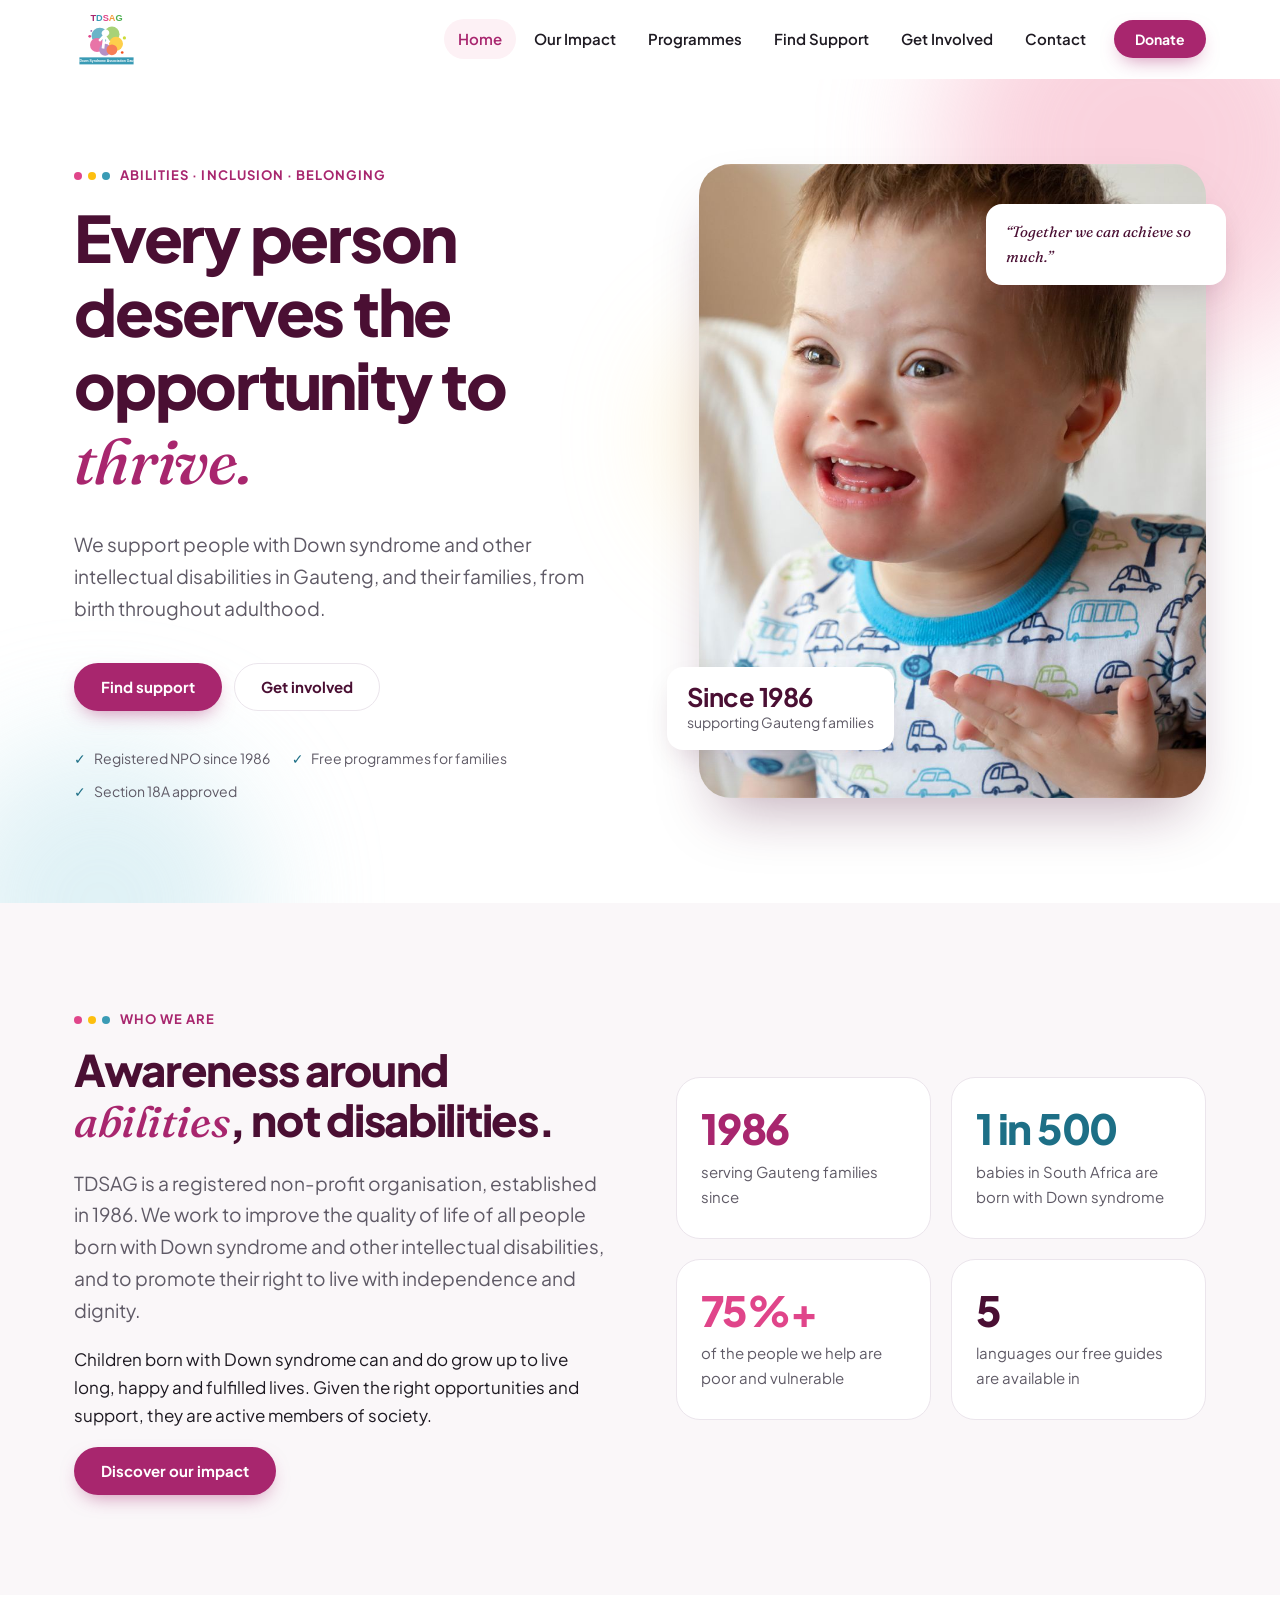
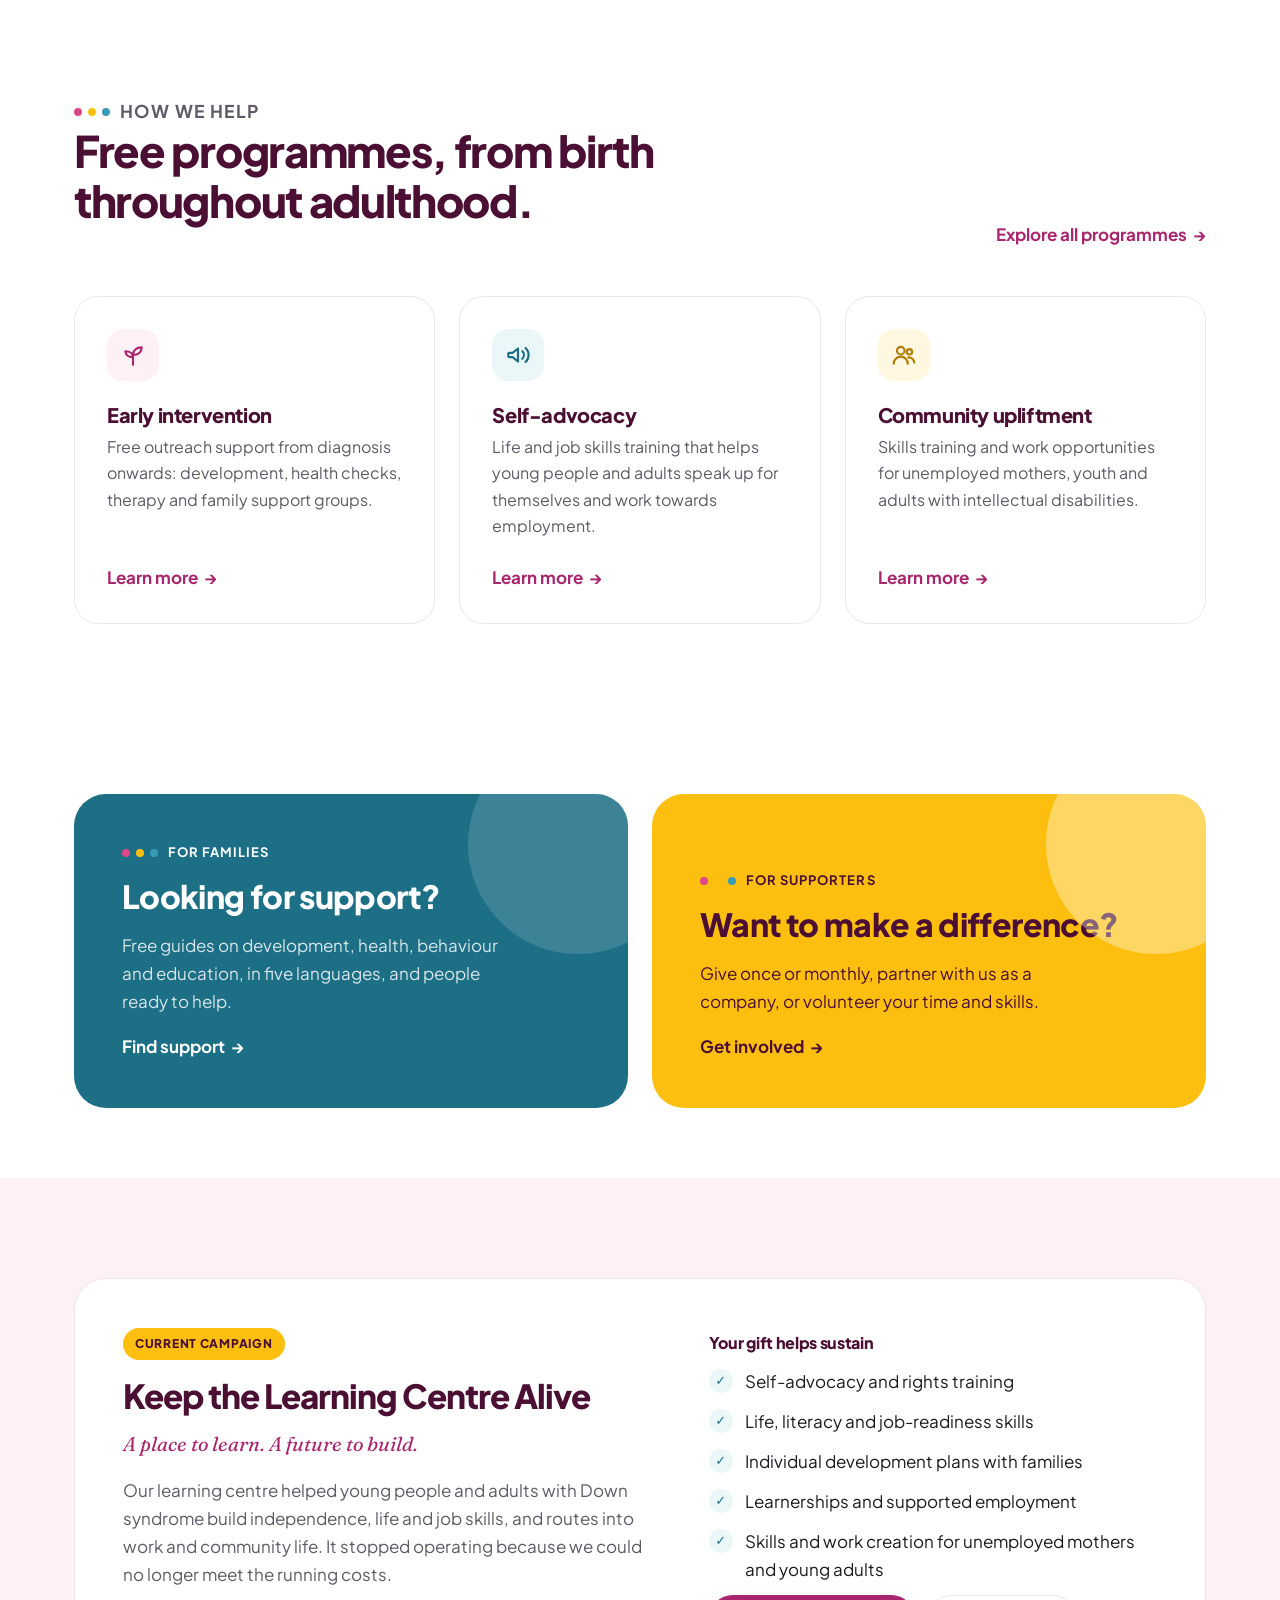
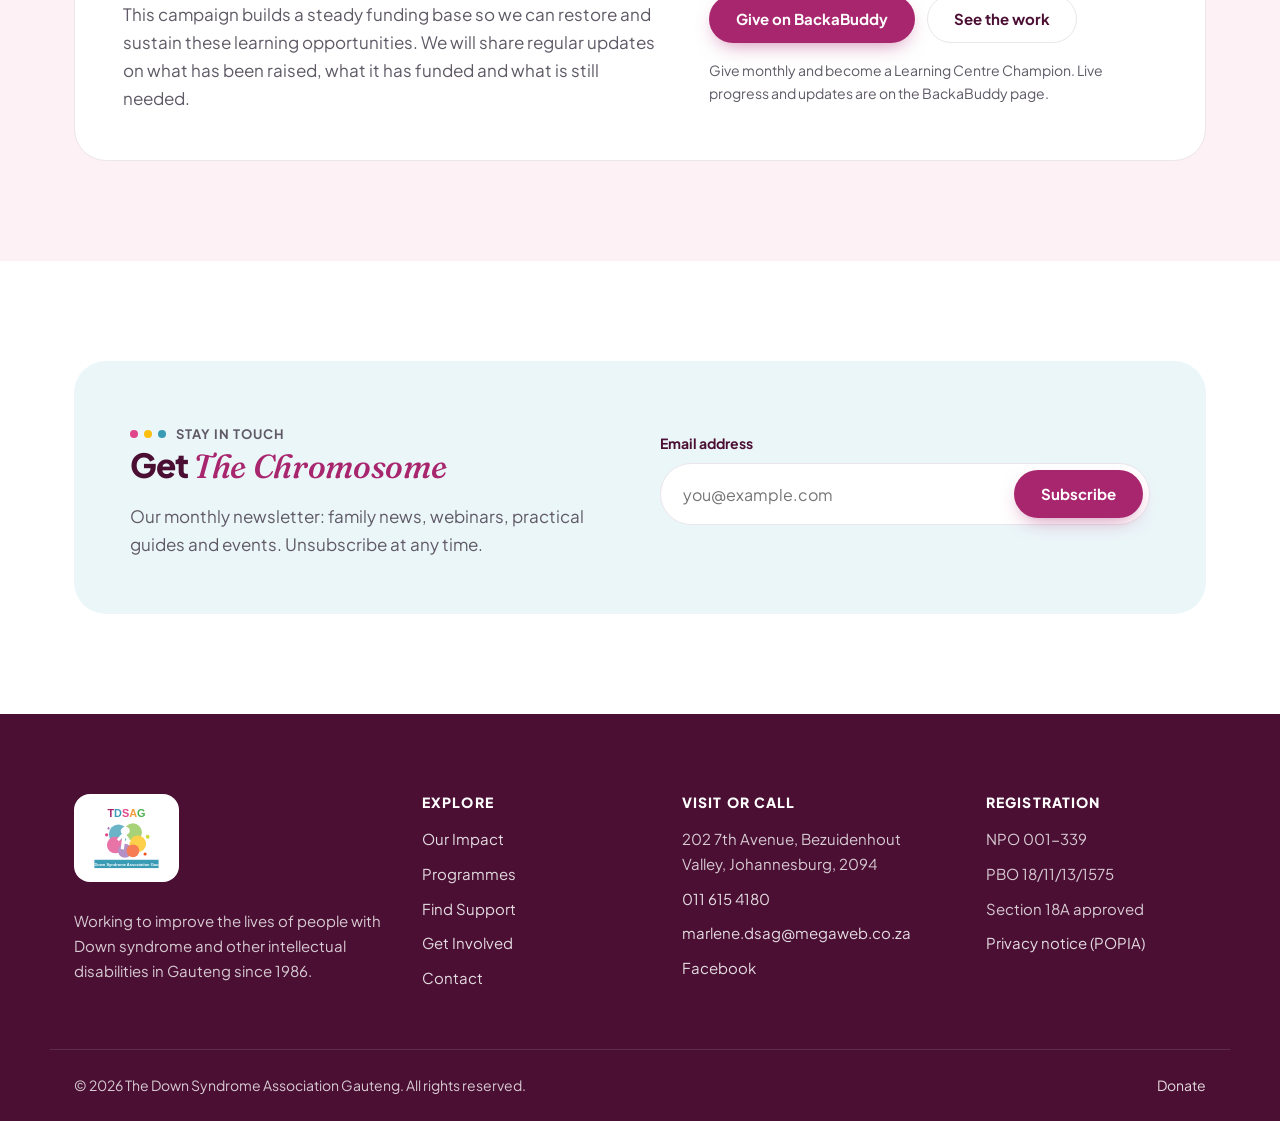
<file: index.html>
<!DOCTYPE html>
<html lang="en-ZA">
<head>
  <meta charset="UTF-8">
  <meta name="viewport" content="width=device-width, initial-scale=1">
  <title>The Down Syndrome Association Gauteng (TDSAG)</title>
  <meta name="description" content="TDSAG supports people with Down syndrome and other intellectual disabilities in Gauteng, and their families, from birth throughout adulthood.">
  <link rel="icon" href="assets/img/logo.svg" type="image/svg+xml">
  <link rel="preconnect" href="https://fonts.googleapis.com">
  <link rel="preconnect" href="https://fonts.gstatic.com" crossorigin>
  <link href="https://fonts.googleapis.com/css2?family=Fraunces:ital,opsz,wght@1,9..144,500&family=Plus+Jakarta+Sans:wght@400;500;600;700;800&display=swap" rel="stylesheet">
  <link rel="stylesheet" href="css/styles.css">
  <script>document.documentElement.classList.add("js");</script>
</head>
<body>
  <a class="skip-link" href="#main">Skip to content</a>

  <header class="site-header">
    <div class="container">
      <a class="logo" href="index.html"><img src="assets/img/logo.svg" alt="TDSAG – The Down Syndrome Association Gauteng, home"></a>
      <button class="nav-toggle" aria-expanded="false" aria-controls="site-nav" aria-label="Open menu">
        <svg viewBox="0 0 24 24" fill="none" stroke="currentColor" stroke-width="2.5" stroke-linecap="round"><path d="M4 7h16M4 12h16M4 17h16"/></svg>
      </button>
      <nav id="site-nav" class="nav" aria-label="Main">
        <a href="index.html" aria-current="page">Home</a>
        <a href="impact.html">Our Impact</a>
        <a href="programmes.html">Programmes</a>
        <a href="find-support.html">Find Support</a>
        <a href="get-involved.html">Get Involved</a>
        <a href="contact.html">Contact</a>
        <a class="btn btn-primary btn-sm" href="donate.html">Donate</a>
      </nav>
    </div>
  </header>

  <main id="main">
    <!-- Hero -->
    <section class="hero">
      <div class="blobs" aria-hidden="true"><span></span><span></span><span></span></div>
      <div class="container">
        <div>
          <p class="eyebrow">Abilities · Inclusion · Belonging</p>
          <h1>Every person deserves the opportunity to <em>thrive.</em></h1>
          <p class="lead">We support people with Down syndrome and other intellectual disabilities in Gauteng, and their families, from birth throughout adulthood.</p>
          <div class="hero-actions">
            <a class="btn btn-primary" href="find-support.html">Find support</a>
            <a class="btn btn-outline" href="get-involved.html">Get involved</a>
          </div>
          <div class="hero-trust">
            <span>Registered NPO since 1986</span>
            <span>Free programmes for families</span>
            <span>Section 18A approved</span>
          </div>
        </div>
        <div class="hero-visual">
          <img class="photo" src="assets/img/photos/boy-laughing.jpg" alt="A young boy with Down syndrome laughing">
          <div class="float-card float-card--a"><strong>Since 1986</strong>supporting Gauteng families</div>
          <div class="float-card float-card--b">“Together we can achieve so much.”</div>
        </div>
      </div>
    </section>

    <!-- About teaser -->
    <section class="section section--soft">
      <div class="container split reveal">
        <div>
          <p class="eyebrow">Who we are</p>
          <h2>Awareness around <em>abilities</em>, not disabilities.</h2>
          <p class="lead">TDSAG is a registered non-profit organisation, established in 1986. We work to improve the quality of life of all people born with Down syndrome and other intellectual disabilities, and to promote their right to live with independence and dignity.</p>
          <p>Children born with Down syndrome can and do grow up to live long, happy and fulfilled lives. Given the right opportunities and support, they are active members of society.</p>
          <a class="btn btn-primary" href="impact.html">Discover our impact</a>
        </div>
        <div class="stats stats--2">
          <div class="stat"><span class="stat-value">1986</span><p>serving Gauteng families since</p></div>
          <div class="stat"><span class="stat-value">1 in 500</span><p>babies in South Africa are born with Down syndrome</p></div>
          <div class="stat"><span class="stat-value">75%+</span><p>of the people we help are poor and vulnerable</p></div>
          <div class="stat"><span class="stat-value">5</span><p>languages our free guides are available in</p></div>
        </div>
      </div>
    </section>

    <!-- Programmes teaser -->
    <section class="section">
      <div class="container">
        <div class="section-head section-head--split reveal">
          <div>
            <p class="eyebrow">How we help</p>
            <h2>Free programmes, from birth throughout adulthood.</h2>
          </div>
          <a class="link-arrow" href="programmes.html">Explore all programmes</a>
        </div>
        <div class="grid-3 reveal">
          <article class="card card--hover">
            <div class="card-icon"><svg viewBox="0 0 24 24" fill="none" stroke="currentColor" stroke-width="2" stroke-linecap="round" stroke-linejoin="round" aria-hidden="true"><path d="M12 21v-9"/><path d="M12 12c0-4 3-7 8-7 0 4-3 7-8 7z"/><path d="M12 14c0-3-2.5-5.5-7-5.5 0 3 2.5 5.5 7 5.5z"/></svg></div>
            <h3>Early intervention</h3>
            <p>Free outreach support from diagnosis onwards: development, health checks, therapy and family support groups.</p>
            <a class="link-arrow" href="programmes.html#early-intervention">Learn more</a>
          </article>
          <article class="card card--hover">
            <div class="card-icon card-icon--teal"><svg viewBox="0 0 24 24" fill="none" stroke="currentColor" stroke-width="2" stroke-linecap="round" stroke-linejoin="round" aria-hidden="true"><path d="M3 11v2a1 1 0 0 0 1 1h3l5 4V6L7 10H4a1 1 0 0 0-1 1z"/><path d="M16 8.5a5 5 0 0 1 0 7"/><path d="M19 5.5a9 9 0 0 1 0 13"/></svg></div>
            <h3>Self-advocacy</h3>
            <p>Life and job skills training that helps young people and adults speak up for themselves and work towards employment.</p>
            <a class="link-arrow" href="programmes.html#self-advocacy">Learn more</a>
          </article>
          <article class="card card--hover">
            <div class="card-icon card-icon--yellow"><svg viewBox="0 0 24 24" fill="none" stroke="currentColor" stroke-width="2" stroke-linecap="round" stroke-linejoin="round" aria-hidden="true"><circle cx="9" cy="8" r="3.5"/><path d="M2.5 20a6.5 6.5 0 0 1 13 0"/><circle cx="17" cy="9" r="2.5"/><path d="M16 14.2a5 5 0 0 1 5.5 4.8"/></svg></div>
            <h3>Community upliftment</h3>
            <p>Skills training and work opportunities for unemployed mothers, youth and adults with intellectual disabilities.</p>
            <a class="link-arrow" href="programmes.html#community-upliftment">Learn more</a>
          </article>
        </div>
      </div>
    </section>

    <!-- Pathways -->
    <section class="section section--tight">
      <div class="container grid-2 reveal">
        <a class="pathway pathway--teal" href="find-support.html">
          <span class="pathway-circle" aria-hidden="true"></span>
          <p class="eyebrow" style="color:#fff">For families</p>
          <h3>Looking for support?</h3>
          <p>Free guides on development, health, behaviour and education, in five languages, and people ready to help.</p>
          <span class="link-arrow">Find support</span>
        </a>
        <a class="pathway pathway--yellow" href="get-involved.html">
          <span class="pathway-circle" aria-hidden="true"></span>
          <p class="eyebrow" style="color:var(--plum)">For supporters</p>
          <h3>Want to make a difference?</h3>
          <p>Give once or monthly, partner with us as a company, or volunteer your time and skills.</p>
          <span class="link-arrow">Get involved</span>
        </a>
      </div>
    </section>

    <!-- Current campaign: Keep the Learning Centre Alive (BackaBuddy) -->
    <section class="section section--pink" id="learning-centre">
      <div class="container">
        <div class="campaign-strip reveal">
          <div>
            <span class="badge">Current campaign</span>
            <h2>Keep the Learning Centre Alive</h2>
            <p class="campaign-tagline">A place to learn. A future to build.</p>
            <p>Our learning centre helped young people and adults with Down syndrome build independence, life and job skills, and routes into work and community life. It stopped operating because we could no longer meet the running costs.</p>
            <p>This campaign builds a steady funding base so we can restore and sustain these learning opportunities. We will share regular updates on what has been raised, what it has funded and what is still needed.</p>
          </div>
          <div>
            <h3 class="campaign-list-title">Your gift helps sustain</h3>
            <ul class="ticks">
              <li>Self-advocacy and rights training</li>
              <li>Life, literacy and job-readiness skills</li>
              <li>Individual development plans with families</li>
              <li>Learnerships and supported employment</li>
              <li>Skills and work creation for unemployed mothers and young adults</li>
            </ul>
            <div class="hero-actions">
              <!-- TODO: replace with the campaign's BackaBuddy page URL once it is set up -->
              <a class="btn btn-primary" href="https://www.backabuddy.co.za/" target="_blank" rel="noopener">Give on BackaBuddy</a>
              <a class="btn btn-outline" href="programmes.html#self-advocacy">See the work</a>
            </div>
            <p class="campaign-note">Give monthly and become a Learning Centre Champion. Live progress and updates are on the BackaBuddy page.</p>
          </div>
        </div>
      </div>
    </section>

    <!-- Newsletter -->
    <section class="section">
      <div class="container">
        <div class="newsletter-box reveal">
          <div>
            <p class="eyebrow">Stay in touch</p>
            <h2>Get <em>The Chromosome</em></h2>
            <p>Our monthly newsletter: family news, webinars, practical guides and events. Unsubscribe at any time.</p>
          </div>
          <form id="newsletter-form" class="newsletter-form" novalidate>
            <label for="nl-email">Email address</label>
            <div class="row">
              <input id="nl-email" type="email" name="email" placeholder="you@example.com" autocomplete="email" required>
              <button class="btn btn-primary" type="submit">Subscribe</button>
            </div>
            <p class="form-message" role="status"></p>
          </form>
        </div>
      </div>
    </section>
  </main>

  <footer class="site-footer">
    <div class="container footer-grid">
      <div>
        <a class="footer-logo" href="index.html"><img src="assets/img/logo.svg" alt="TDSAG home"></a>
        <p>Working to improve the lives of people with Down syndrome and other intellectual disabilities in Gauteng since 1986.</p>
      </div>
      <div>
        <h4>Explore</h4>
        <ul>
          <li><a href="impact.html">Our Impact</a></li>
          <li><a href="programmes.html">Programmes</a></li>
          <li><a href="find-support.html">Find Support</a></li>
          <li><a href="get-involved.html">Get Involved</a></li>
          <li><a href="contact.html">Contact</a></li>
        </ul>
      </div>
      <div>
        <h4>Visit or call</h4>
        <ul>
          <li>202 7th Avenue, Bezuidenhout Valley, Johannesburg, 2094</li>
          <li><a href="tel:+27116154180">011 615 4180</a></li>
          <li><a href="mailto:marlene.dsag@megaweb.co.za">marlene.dsag@megaweb.co.za</a></li>
          <li><a href="https://www.facebook.com/TDSAG.SA/" rel="noopener">Facebook</a></li>
        </ul>
      </div>
      <div>
        <h4>Registration</h4>
        <ul>
          <li>NPO 001-339</li>
          <li>PBO 18/11/13/1575</li>
          <li>Section 18A approved</li>
          <li><a href="#">Privacy notice (POPIA)</a></li>
        </ul>
      </div>
    </div>
    <div class="container footer-bottom">
      <span>© <span class="js-year">2026</span> The Down Syndrome Association Gauteng. All rights reserved.</span>
      <a href="donate.html">Donate</a>
    </div>
  </footer>

  <script src="js/main.js"></script>
</body>
</html>
</file>
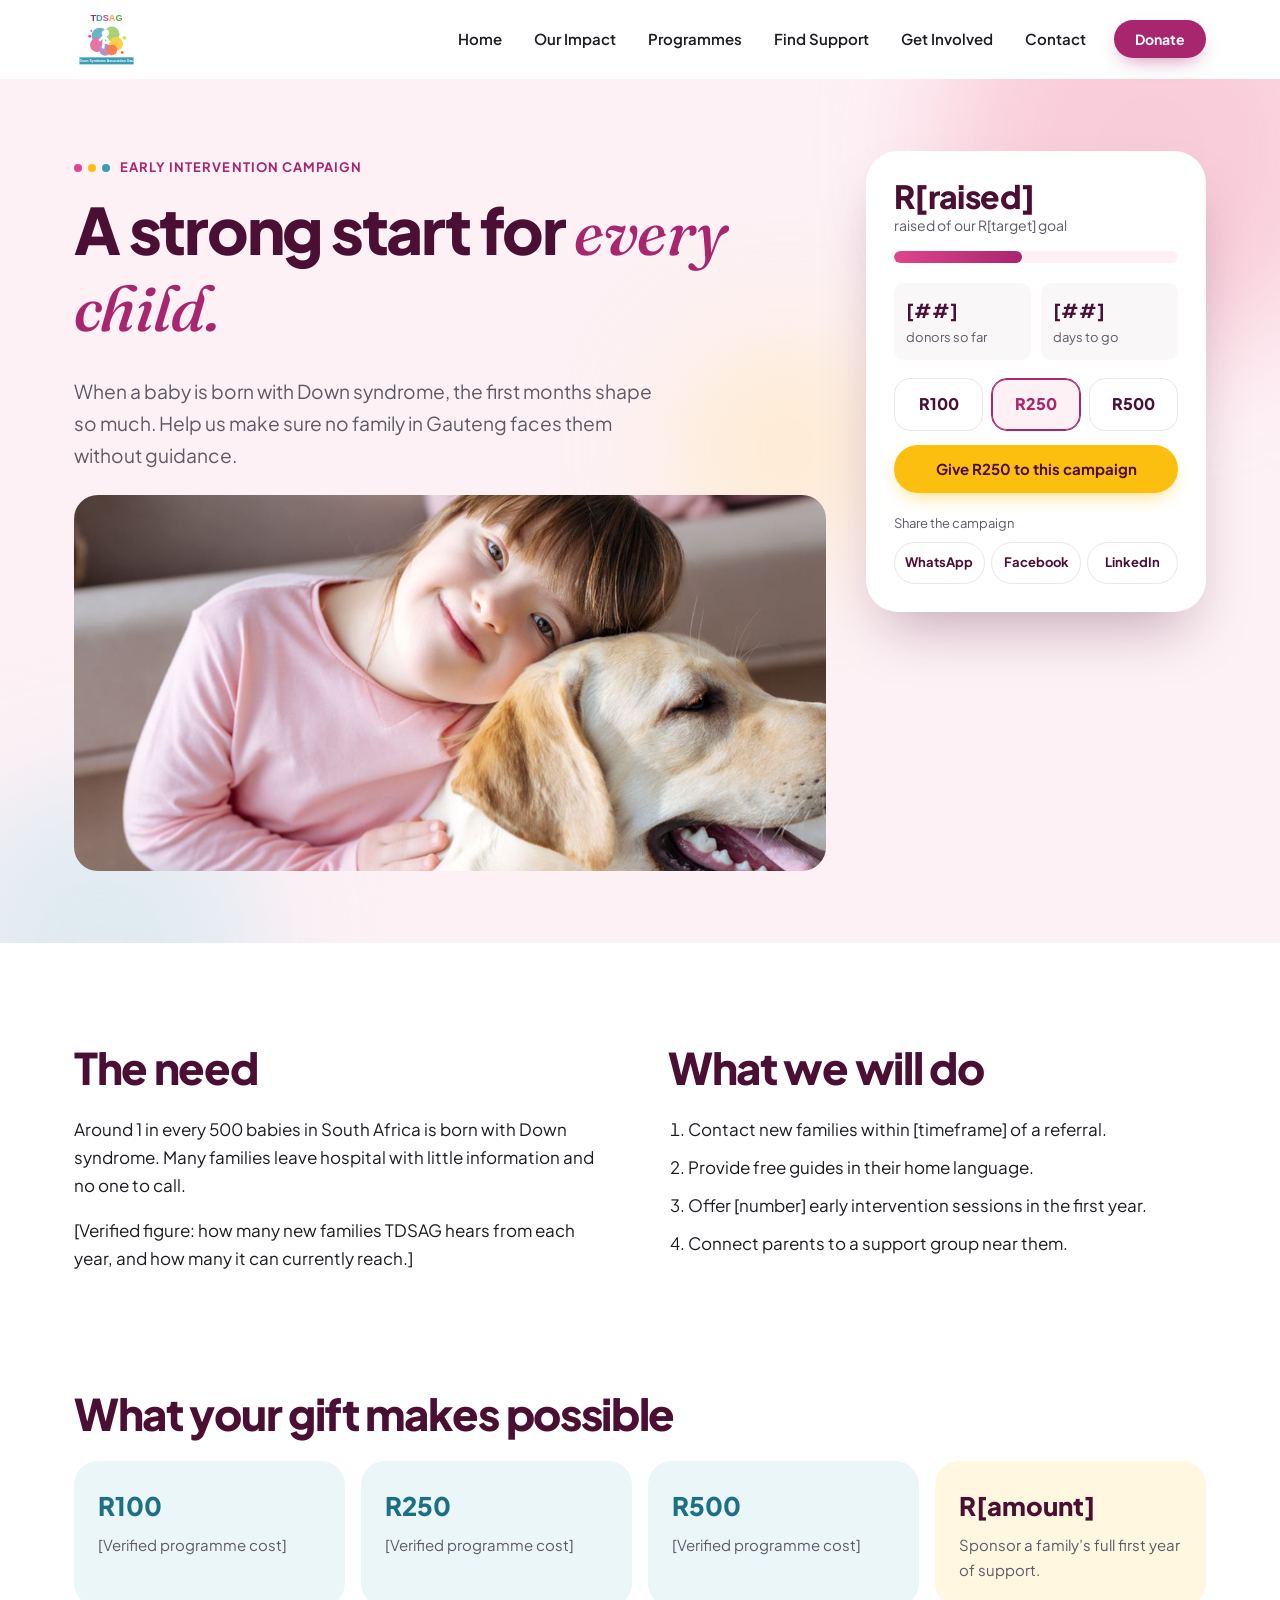
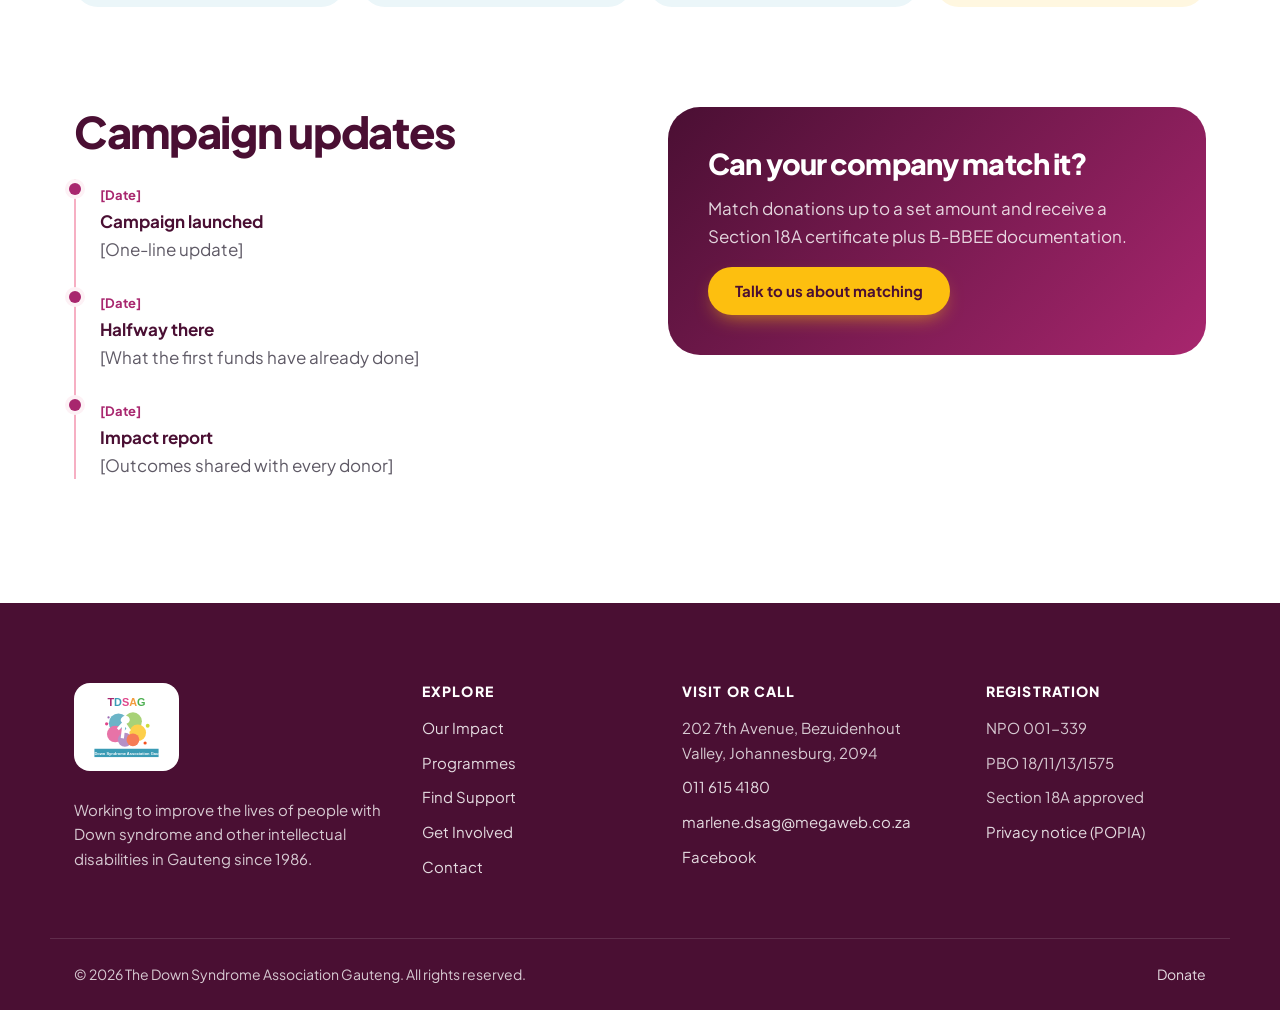
<file: campaign-early-intervention.html>
<!DOCTYPE html>
<html lang="en-ZA">
<head>
  <meta charset="UTF-8">
  <meta name="viewport" content="width=device-width, initial-scale=1">
  <title>A Strong Start for Every Child | TDSAG Early Intervention Campaign</title>
  <meta name="description" content="Help TDSAG make sure no family in Gauteng faces the first months after a Down syndrome diagnosis without guidance.">
  <link rel="icon" href="assets/img/logo.svg" type="image/svg+xml">
  <link rel="preconnect" href="https://fonts.googleapis.com">
  <link rel="preconnect" href="https://fonts.gstatic.com" crossorigin>
  <link href="https://fonts.googleapis.com/css2?family=Fraunces:ital,opsz,wght@1,9..144,500&family=Plus+Jakarta+Sans:wght@400;500;600;700;800&display=swap" rel="stylesheet">
  <link rel="stylesheet" href="css/styles.css">
  <script>document.documentElement.classList.add("js");</script>
</head>
<body class="campaign-page">
  <a class="skip-link" href="#main">Skip to content</a>

  <header class="site-header">
    <div class="container">
      <a class="logo" href="index.html"><img src="assets/img/logo.svg" alt="TDSAG – The Down Syndrome Association Gauteng, home"></a>
      <button class="nav-toggle" aria-expanded="false" aria-controls="site-nav" aria-label="Open menu">
        <svg viewBox="0 0 24 24" fill="none" stroke="currentColor" stroke-width="2.5" stroke-linecap="round"><path d="M4 7h16M4 12h16M4 17h16"/></svg>
      </button>
      <nav id="site-nav" class="nav" aria-label="Main">
        <a href="index.html">Home</a>
        <a href="impact.html">Our Impact</a>
        <a href="programmes.html">Programmes</a>
        <a href="find-support.html">Find Support</a>
        <a href="get-involved.html">Get Involved</a>
        <a href="contact.html">Contact</a>
        <a class="btn btn-primary btn-sm" href="donate.html">Donate</a>
      </nav>
    </div>
  </header>

  <main id="main">
    <section class="campaign-hero">
      <div class="blobs" aria-hidden="true"><span></span><span></span><span></span></div>
      <div class="container">
        <div>
          <p class="eyebrow">Early intervention campaign</p>
          <h1>A strong start for <em>every child.</em></h1>
          <p class="lead">When a baby is born with Down syndrome, the first months shape so much. Help us make sure no family in Gauteng faces them without guidance.</p>
          <img class="photo" src="assets/img/photos/girl-with-dog.jpg" alt="A girl with Down syndrome hugging a Labrador">
        </div>

        <aside class="campaign-box">
          <div class="raised">R[raised]</div>
          <p style="margin:0;font-size:14px;color:var(--muted)">raised of our R[target] goal</p>
          <div class="progress" role="progressbar" aria-label="Campaign progress" aria-valuemin="0" aria-valuemax="100" aria-valuenow="45">
            <div class="progress-bar" style="width:45%"></div>
          </div>
          <div class="mini-stats">
            <div><strong>[##]</strong>donors so far</div>
            <div><strong>[##]</strong>days to go</div>
          </div>
          <form id="campaign-give">
            <div class="amounts" role="radiogroup" aria-label="Donation amount">
              <label class="amount"><input type="radio" name="campaign-amount" value="100"><span>R100</span></label>
              <label class="amount"><input type="radio" name="campaign-amount" value="250" checked><span>R250</span></label>
              <label class="amount"><input type="radio" name="campaign-amount" value="500"><span>R500</span></label>
            </div>
          </form>
          <a id="campaign-give-btn" class="btn btn-yellow btn-block" href="donate.html?amount=250&amp;fund=early-intervention">Give R250 to this campaign</a>
          <div class="share">
            Share the campaign
            <div class="share-links">
              <a href="https://wa.me/?text=Help%20TDSAG%20give%20every%20child%20a%20strong%20start" target="_blank" rel="noopener">WhatsApp</a>
              <a href="https://www.facebook.com/sharer/sharer.php" target="_blank" rel="noopener">Facebook</a>
              <a href="https://www.linkedin.com/sharing/share-offsite/" target="_blank" rel="noopener">LinkedIn</a>
            </div>
          </div>
        </aside>
      </div>
    </section>

    <section class="section">
      <div class="container two-col reveal">
        <div>
          <h2>The need</h2>
          <p>Around 1 in every 500 babies in South Africa is born with Down syndrome. Many families leave hospital with little information and no one to call.</p>
          <p>[Verified figure: how many new families TDSAG hears from each year, and how many it can currently reach.]</p>
        </div>
        <div>
          <h2>What we will do</h2>
          <ol>
            <li>Contact new families within [timeframe] of a referral.</li>
            <li>Provide free guides in their home language.</li>
            <li>Offer [number] early intervention sessions in the first year.</li>
            <li>Connect parents to a support group near them.</li>
          </ol>
        </div>
      </div>
    </section>

    <section class="container reveal" style="padding-bottom:100px">
      <h2>What your gift makes possible</h2>
      <div class="gift-tiers">
        <div class="gift-tier"><strong>R100</strong>[Verified programme cost]</div>
        <div class="gift-tier"><strong>R250</strong>[Verified programme cost]</div>
        <div class="gift-tier"><strong>R500</strong>[Verified programme cost]</div>
        <div class="gift-tier gift-tier--feature"><strong>R[amount]</strong>Sponsor a family’s full first year of support.</div>
      </div>
    </section>

    <section class="container two-col reveal" style="padding-bottom:100px">
      <div>
        <h2>Campaign updates</h2>
        <div class="timeline">
          <ol>
            <li><time>[Date]</time><strong>Campaign launched</strong>[One-line update]</li>
            <li><time>[Date]</time><strong>Halfway there</strong>[What the first funds have already done]</li>
            <li><time>[Date]</time><strong>Impact report</strong>[Outcomes shared with every donor]</li>
          </ol>
        </div>
      </div>
      <div>
        <div class="match-card">
          <h2>Can your company match it?</h2>
          <p>Match donations up to a set amount and receive a Section 18A certificate plus B-BBEE documentation.</p>
          <a class="btn btn-yellow" href="mailto:marlene.dsag@megaweb.co.za?subject=Matching%20the%20Early%20Intervention%20campaign">Talk to us about matching</a>
        </div>
      </div>
    </section>
  </main>

  <footer class="site-footer">
    <div class="container footer-grid">
      <div>
        <a class="footer-logo" href="index.html"><img src="assets/img/logo.svg" alt="TDSAG home"></a>
        <p>Working to improve the lives of people with Down syndrome and other intellectual disabilities in Gauteng since 1986.</p>
      </div>
      <div>
        <h4>Explore</h4>
        <ul>
          <li><a href="impact.html">Our Impact</a></li>
          <li><a href="programmes.html">Programmes</a></li>
          <li><a href="find-support.html">Find Support</a></li>
          <li><a href="get-involved.html">Get Involved</a></li>
          <li><a href="contact.html">Contact</a></li>
        </ul>
      </div>
      <div>
        <h4>Visit or call</h4>
        <ul>
          <li>202 7th Avenue, Bezuidenhout Valley, Johannesburg, 2094</li>
          <li><a href="tel:+27116154180">011 615 4180</a></li>
          <li><a href="mailto:marlene.dsag@megaweb.co.za">marlene.dsag@megaweb.co.za</a></li>
          <li><a href="https://www.facebook.com/TDSAG.SA/" rel="noopener">Facebook</a></li>
        </ul>
      </div>
      <div>
        <h4>Registration</h4>
        <ul>
          <li>NPO 001-339</li>
          <li>PBO 18/11/13/1575</li>
          <li>Section 18A approved</li>
          <li><a href="#">Privacy notice (POPIA)</a></li>
        </ul>
      </div>
    </div>
    <div class="container footer-bottom">
      <span>© <span class="js-year">2026</span> The Down Syndrome Association Gauteng. All rights reserved.</span>
      <a href="donate.html">Donate</a>
    </div>
  </footer>

  <script src="js/main.js"></script>
</body>
</html>
</file>
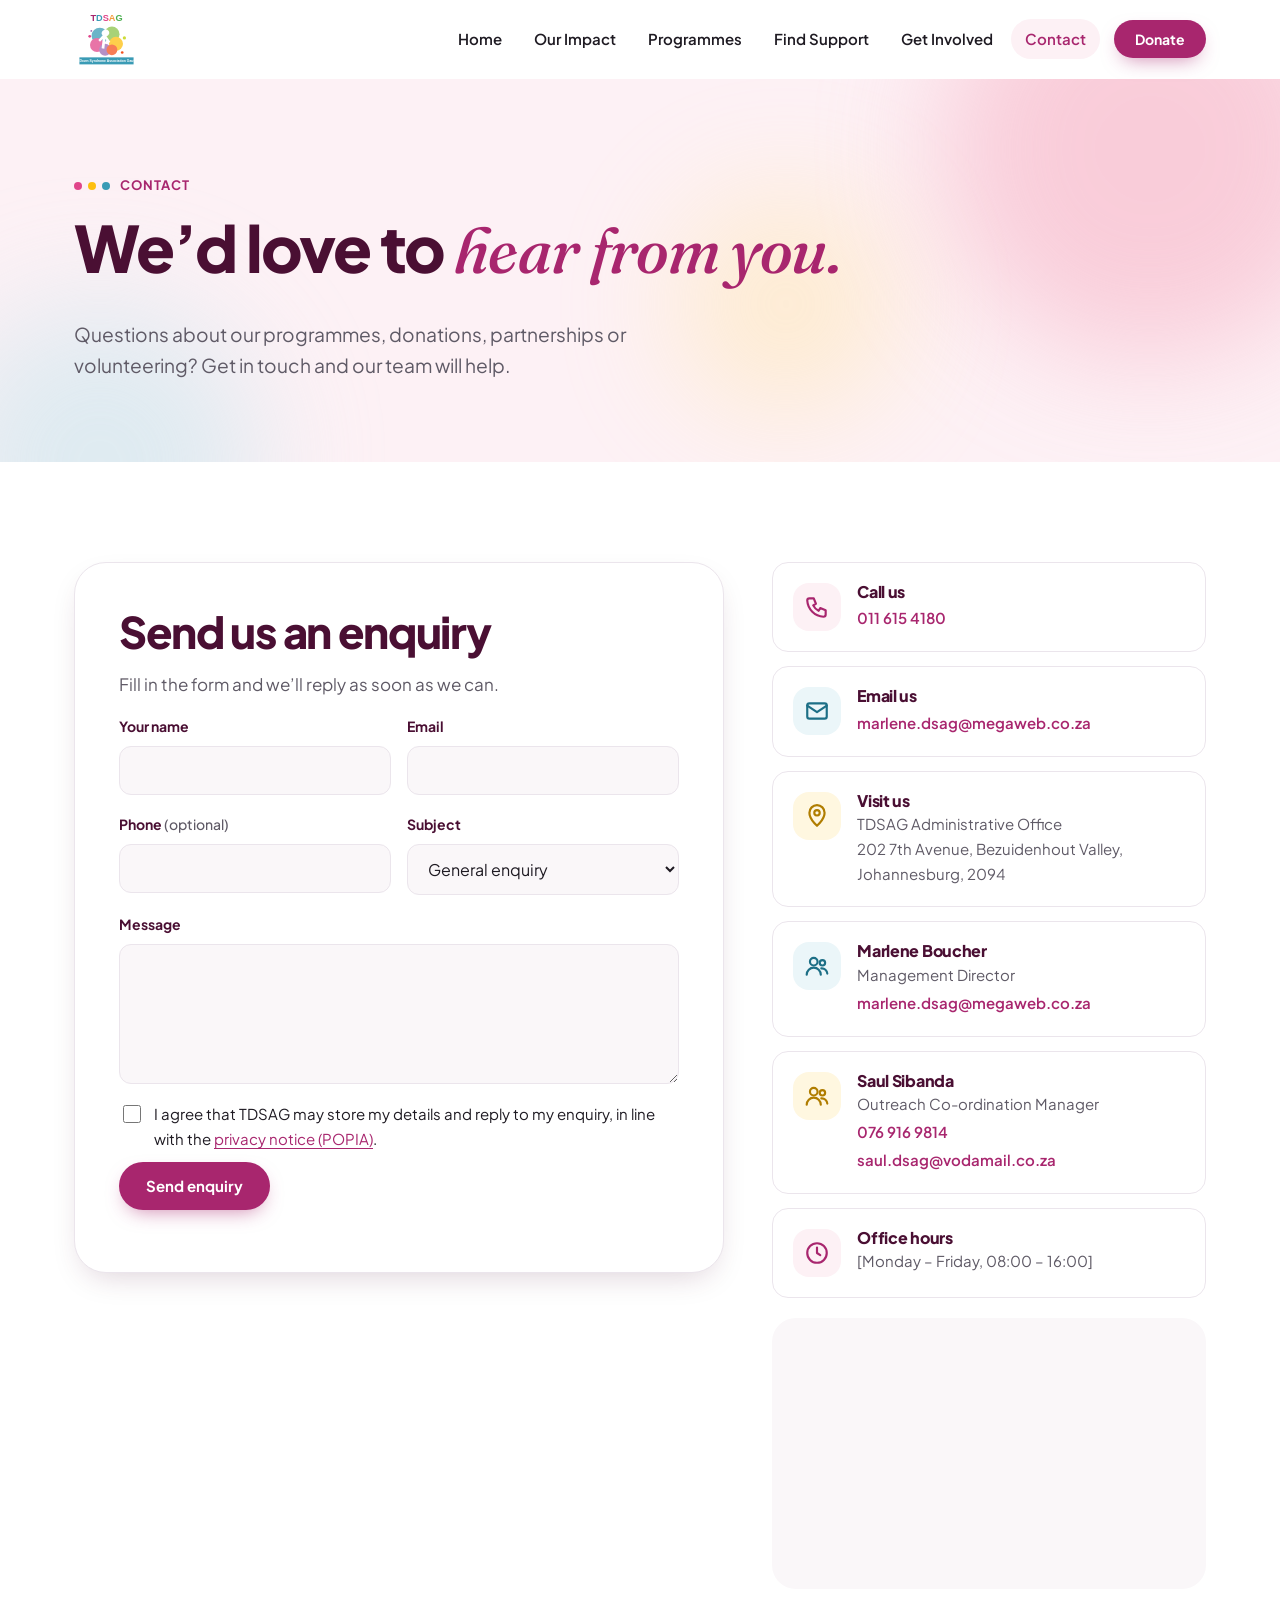
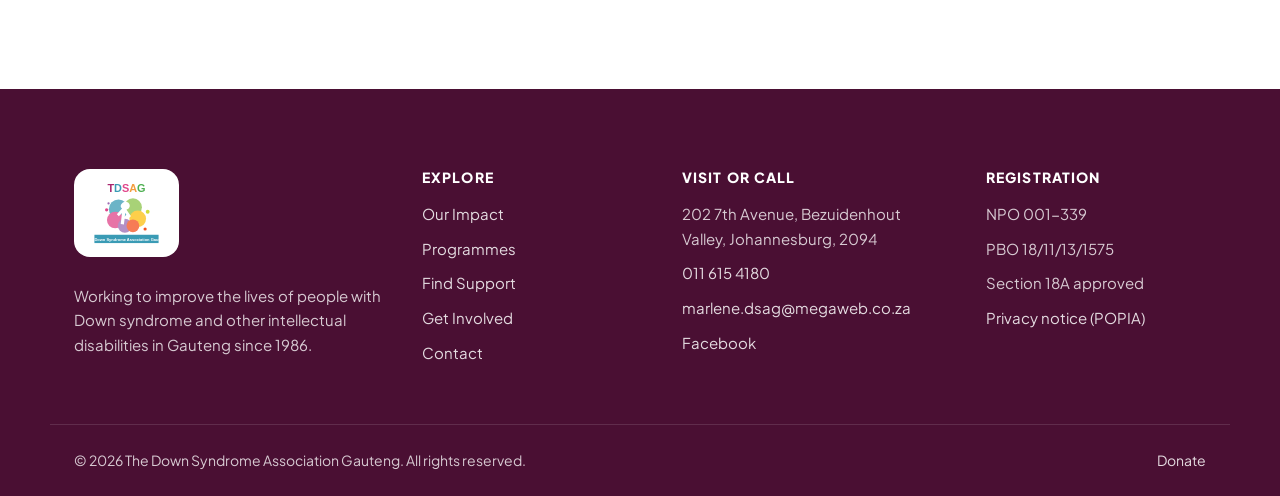
<file: contact.html>
<!DOCTYPE html>
<html lang="en-ZA">
<head>
  <meta charset="UTF-8">
  <meta name="viewport" content="width=device-width, initial-scale=1">
  <title>Contact | The Down Syndrome Association Gauteng</title>
  <meta name="description" content="Contact TDSAG in Bezuidenhout Valley, Johannesburg: call 011 615 4180, email us, or send an enquiry online.">
  <link rel="icon" href="assets/img/logo.svg" type="image/svg+xml">
  <link rel="preconnect" href="https://fonts.googleapis.com">
  <link rel="preconnect" href="https://fonts.gstatic.com" crossorigin>
  <link href="https://fonts.googleapis.com/css2?family=Fraunces:ital,opsz,wght@1,9..144,500&family=Plus+Jakarta+Sans:wght@400;500;600;700;800&display=swap" rel="stylesheet">
  <link rel="stylesheet" href="css/styles.css">
  <script>document.documentElement.classList.add("js");</script>
</head>
<body>
  <a class="skip-link" href="#main">Skip to content</a>

  <header class="site-header">
    <div class="container">
      <a class="logo" href="index.html"><img src="assets/img/logo.svg" alt="TDSAG – The Down Syndrome Association Gauteng, home"></a>
      <button class="nav-toggle" aria-expanded="false" aria-controls="site-nav" aria-label="Open menu">
        <svg viewBox="0 0 24 24" fill="none" stroke="currentColor" stroke-width="2.5" stroke-linecap="round"><path d="M4 7h16M4 12h16M4 17h16"/></svg>
      </button>
      <nav id="site-nav" class="nav" aria-label="Main">
        <a href="index.html">Home</a>
        <a href="impact.html">Our Impact</a>
        <a href="programmes.html">Programmes</a>
        <a href="find-support.html">Find Support</a>
        <a href="get-involved.html">Get Involved</a>
        <a href="contact.html" aria-current="page">Contact</a>
        <a class="btn btn-primary btn-sm" href="donate.html">Donate</a>
      </nav>
    </div>
  </header>

  <main id="main">
    <section class="page-hero">
      <div class="blobs" aria-hidden="true"><span></span><span></span><span></span></div>
      <div class="container">
        <p class="eyebrow">Contact</p>
        <h1>We’d love to <em>hear from you.</em></h1>
        <p class="lead">Questions about our programmes, donations, partnerships or volunteering? Get in touch and our team will help.</p>
      </div>
    </section>

    <section class="section">
      <div class="container form-layout">
        <form class="form-card js-enquiry-form reveal" novalidate
              data-success="Thank you for your enquiry. We'll get back to you soon.">
          <h2>Send us an enquiry</h2>
          <p>Fill in the form and we’ll reply as soon as we can.</p>
          <div class="field-grid">
            <div class="field"><label for="c-name">Your name</label><input id="c-name" name="name" autocomplete="name" required></div>
            <div class="field"><label for="c-email">Email</label><input id="c-email" name="email" type="email" autocomplete="email" required></div>
            <div class="field"><label for="c-phone">Phone <span class="optional">(optional)</span></label><input id="c-phone" name="phone" type="tel" autocomplete="tel"></div>
            <div class="field">
              <label for="c-subject">Subject</label>
              <select id="c-subject" name="subject" data-param="subject" required>
                <option value="general">General enquiry</option>
                <option value="programmes">Programmes and support</option>
                <option value="donations">Donations and tax certificates</option>
                <option value="partnership">Partnerships and CSI</option>
                <option value="volunteering">Volunteering</option>
                <option value="events">Events</option>
                <option value="media">Media</option>
              </select>
            </div>
          </div>
          <div class="field">
            <label for="c-message">Message</label>
            <textarea id="c-message" name="message" required></textarea>
          </div>
          <label class="check"><input type="checkbox" name="consent" required> <span>I agree that TDSAG may store my details and reply to my enquiry, in line with the <a href="#">privacy notice (POPIA)</a>.</span></label>
          <button class="btn btn-primary" type="submit">Send enquiry</button>
          <p class="form-message" role="status"></p>
        </form>

        <aside class="form-aside reveal">
          <ul class="contact-list">
            <li class="contact-item">
              <div class="card-icon"><svg viewBox="0 0 24 24" fill="none" stroke="currentColor" stroke-width="2" stroke-linecap="round" stroke-linejoin="round" aria-hidden="true"><path d="M5 4h4l2 5-2.5 1.5a11 11 0 0 0 5 5L15 13l5 2v4a2 2 0 0 1-2 2A16 16 0 0 1 3 6a2 2 0 0 1 2-2z"/></svg></div>
              <div><h3>Call us</h3><a href="tel:+27116154180">011 615 4180</a></div>
            </li>
            <li class="contact-item">
              <div class="card-icon card-icon--teal"><svg viewBox="0 0 24 24" fill="none" stroke="currentColor" stroke-width="2" stroke-linecap="round" stroke-linejoin="round" aria-hidden="true"><rect x="3" y="5" width="18" height="14" rx="2"/><path d="m3 7 9 6 9-6"/></svg></div>
              <div><h3>Email us</h3><a href="mailto:marlene.dsag@megaweb.co.za">marlene.dsag@megaweb.co.za</a></div>
            </li>
            <li class="contact-item">
              <div class="card-icon card-icon--yellow"><svg viewBox="0 0 24 24" fill="none" stroke="currentColor" stroke-width="2" stroke-linecap="round" stroke-linejoin="round" aria-hidden="true"><path d="M12 21s-7-6.5-7-12a7 7 0 0 1 14 0c0 5.5-7 12-7 12z"/><circle cx="12" cy="9" r="2.5"/></svg></div>
              <div><h3>Visit us</h3><p>TDSAG Administrative Office<br>202 7th Avenue, Bezuidenhout Valley, Johannesburg, 2094</p></div>
            </li>
            <li class="contact-item">
              <div class="card-icon card-icon--teal"><svg viewBox="0 0 24 24" fill="none" stroke="currentColor" stroke-width="2" stroke-linecap="round" stroke-linejoin="round" aria-hidden="true"><circle cx="9" cy="8" r="3.5"/><path d="M2.5 20a6.5 6.5 0 0 1 13 0"/><circle cx="17" cy="9" r="2.5"/><path d="M16 14.2a5 5 0 0 1 5.5 4.8"/></svg></div>
              <div>
                <h3>Marlene Boucher</h3>
                <p>Management Director</p>
                <a href="mailto:marlene.dsag@megaweb.co.za">marlene.dsag@megaweb.co.za</a>
              </div>
            </li>
            <li class="contact-item">
              <div class="card-icon card-icon--yellow"><svg viewBox="0 0 24 24" fill="none" stroke="currentColor" stroke-width="2" stroke-linecap="round" stroke-linejoin="round" aria-hidden="true"><circle cx="9" cy="8" r="3.5"/><path d="M2.5 20a6.5 6.5 0 0 1 13 0"/><circle cx="17" cy="9" r="2.5"/><path d="M16 14.2a5 5 0 0 1 5.5 4.8"/></svg></div>
              <div>
                <h3>Saul Sibanda</h3>
                <p>Outreach Co-ordination Manager</p>
                <a href="tel:+27769169814">076 916 9814</a><br>
                <a href="mailto:saul.dsag@vodamail.co.za">saul.dsag@vodamail.co.za</a>
              </div>
            </li>
            <li class="contact-item">
              <div class="card-icon"><svg viewBox="0 0 24 24" fill="none" stroke="currentColor" stroke-width="2" stroke-linecap="round" stroke-linejoin="round" aria-hidden="true"><circle cx="12" cy="12" r="9"/><path d="M12 7v5l3 2"/></svg></div>
              <div><h3>Office hours</h3><p>[Monday – Friday, 08:00 – 16:00]</p></div>
            </li>
          </ul>
          <iframe class="map" title="Map showing TDSAG at 202 7th Avenue, Bezuidenhout Valley"
                  src="https://www.google.com/maps?q=202+7th+Avenue,+Bezuidenhout+Valley,+Johannesburg,+2094&amp;output=embed"
                  loading="lazy" referrerpolicy="no-referrer-when-downgrade"></iframe>
        </aside>
      </div>
    </section>
  </main>

  <footer class="site-footer">
    <div class="container footer-grid">
      <div>
        <a class="footer-logo" href="index.html"><img src="assets/img/logo.svg" alt="TDSAG home"></a>
        <p>Working to improve the lives of people with Down syndrome and other intellectual disabilities in Gauteng since 1986.</p>
      </div>
      <div>
        <h4>Explore</h4>
        <ul>
          <li><a href="impact.html">Our Impact</a></li>
          <li><a href="programmes.html">Programmes</a></li>
          <li><a href="find-support.html">Find Support</a></li>
          <li><a href="get-involved.html">Get Involved</a></li>
          <li><a href="contact.html">Contact</a></li>
        </ul>
      </div>
      <div>
        <h4>Visit or call</h4>
        <ul>
          <li>202 7th Avenue, Bezuidenhout Valley, Johannesburg, 2094</li>
          <li><a href="tel:+27116154180">011 615 4180</a></li>
          <li><a href="mailto:marlene.dsag@megaweb.co.za">marlene.dsag@megaweb.co.za</a></li>
          <li><a href="https://www.facebook.com/TDSAG.SA/" rel="noopener">Facebook</a></li>
        </ul>
      </div>
      <div>
        <h4>Registration</h4>
        <ul>
          <li>NPO 001-339</li>
          <li>PBO 18/11/13/1575</li>
          <li>Section 18A approved</li>
          <li><a href="#">Privacy notice (POPIA)</a></li>
        </ul>
      </div>
    </div>
    <div class="container footer-bottom">
      <span>© <span class="js-year">2026</span> The Down Syndrome Association Gauteng. All rights reserved.</span>
      <a href="donate.html">Donate</a>
    </div>
  </footer>

  <script src="js/main.js"></script>
</body>
</html>
</file>
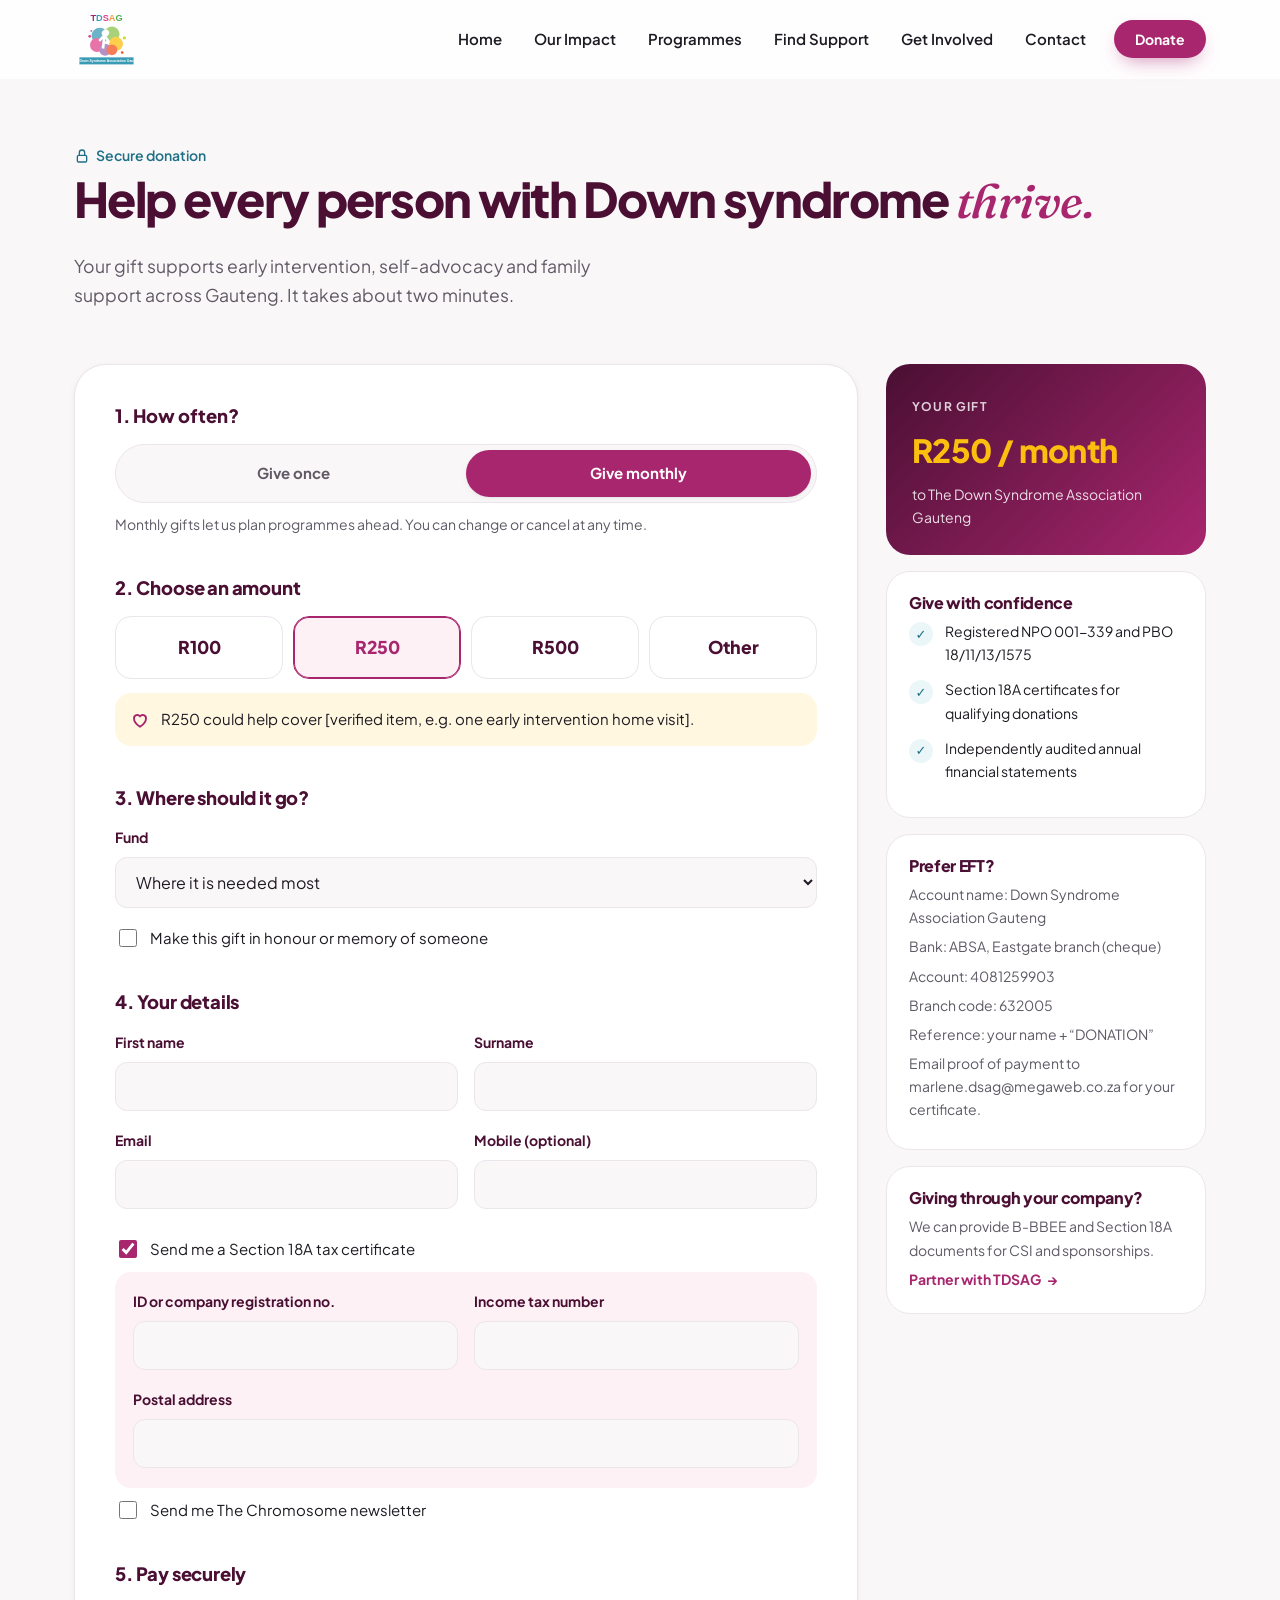
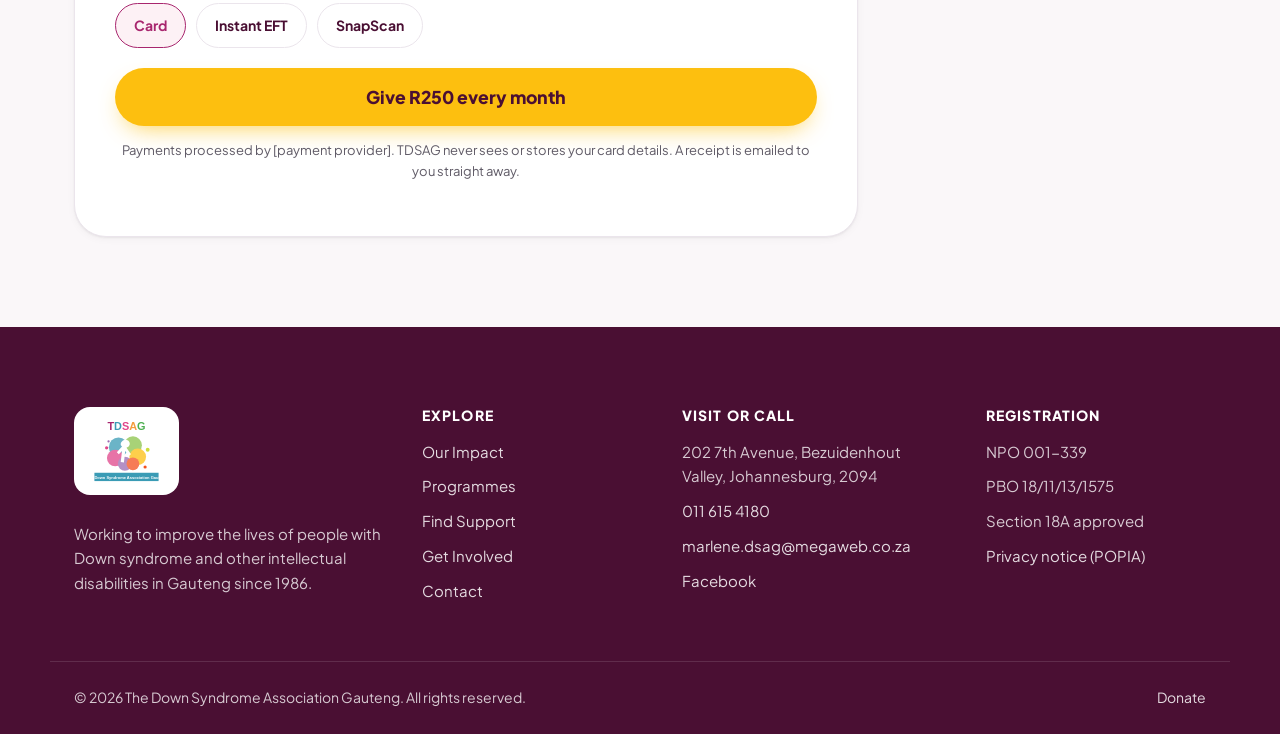
<file: donate.html>
<!DOCTYPE html>
<html lang="en-ZA">
<head>
  <meta charset="UTF-8">
  <meta name="viewport" content="width=device-width, initial-scale=1">
  <title>Donate | The Down Syndrome Association Gauteng</title>
  <meta name="description" content="Make a secure once-off or monthly donation to TDSAG. Section 18A tax certificates available.">
  <link rel="icon" href="assets/img/logo.svg" type="image/svg+xml">
  <link rel="preconnect" href="https://fonts.googleapis.com">
  <link rel="preconnect" href="https://fonts.gstatic.com" crossorigin>
  <link href="https://fonts.googleapis.com/css2?family=Fraunces:ital,opsz,wght@1,9..144,500&family=Plus+Jakarta+Sans:wght@400;500;600;700;800&display=swap" rel="stylesheet">
  <link rel="stylesheet" href="css/styles.css">
  <script>document.documentElement.classList.add("js");</script>
</head>
<body class="donate-page">
  <a class="skip-link" href="#main">Skip to content</a>

  <header class="site-header">
    <div class="container">
      <a class="logo" href="index.html"><img src="assets/img/logo.svg" alt="TDSAG – The Down Syndrome Association Gauteng, home"></a>
      <button class="nav-toggle" aria-expanded="false" aria-controls="site-nav" aria-label="Open menu">
        <svg viewBox="0 0 24 24" fill="none" stroke="currentColor" stroke-width="2.5" stroke-linecap="round"><path d="M4 7h16M4 12h16M4 17h16"/></svg>
      </button>
      <nav id="site-nav" class="nav" aria-label="Main">
        <a href="index.html">Home</a>
        <a href="impact.html">Our Impact</a>
        <a href="programmes.html">Programmes</a>
        <a href="find-support.html">Find Support</a>
        <a href="get-involved.html">Get Involved</a>
        <a href="contact.html">Contact</a>
        <a class="btn btn-primary btn-sm" href="donate.html">Donate</a>
      </nav>
    </div>
  </header>

  <main id="main">
    <div class="container donate-hero">
      <span class="secure-note">
        <svg viewBox="0 0 24 24" fill="none" stroke="currentColor" stroke-width="2"><rect x="5" y="11" width="14" height="10" rx="2"/><path d="M8 11V7a4 4 0 0 1 8 0v4"/></svg>
        Secure donation
      </span>
      <h1>Help every person with Down syndrome <em>thrive.</em></h1>
      <p>Your gift supports early intervention, self-advocacy and family support across Gauteng. It takes about two minutes.</p>
    </div>

    <div class="container donate-layout">
      <form id="donate-form" class="panel donate-form" novalidate>
        <h2>1. How often?</h2>
        <div class="segmented" role="radiogroup" aria-label="Donation frequency">
          <label><input type="radio" name="frequency" value="once"><span>Give once</span></label>
          <label><input type="radio" name="frequency" value="monthly" checked><span>Give monthly</span></label>
        </div>
        <p class="help">Monthly gifts let us plan programmes ahead. You can change or cancel at any time.</p>

        <h2>2. Choose an amount</h2>
        <div class="amounts" role="radiogroup" aria-label="Donation amount">
          <label class="amount"><input type="radio" name="amount" value="100"><span>R100</span></label>
          <label class="amount"><input type="radio" name="amount" value="250" checked><span>R250</span></label>
          <label class="amount"><input type="radio" name="amount" value="500"><span>R500</span></label>
          <label class="amount"><input type="radio" name="amount" value="other"><span>Other</span></label>
        </div>
        <div class="field other-amount" hidden>
          <label for="other-amount">Your amount (R)</label>
          <input id="other-amount" name="other_amount" type="number" min="10" step="1" inputmode="numeric" placeholder="e.g. 750">
        </div>
        <p class="impact-note">
          <svg viewBox="0 0 24 24" fill="none" stroke="currentColor" stroke-width="2.5"><path d="M12 21s-8-5-8-11a4.5 4.5 0 0 1 8-3 4.5 4.5 0 0 1 8 3c0 6-8 11-8 11z"/></svg>
          <span id="impact-text"></span>
        </p>

        <h2>3. Where should it go?</h2>
        <div class="field">
          <label for="fund">Fund</label>
          <select id="fund" name="fund">
            <option value="general">Where it is needed most</option>
            <option value="early-intervention">Early intervention</option>
            <option value="self-advocacy">Self-advocacy training</option>
            <option value="community-upliftment">Community upliftment</option>
          </select>
        </div>
        <label class="check"><input type="checkbox" id="in-honour" name="in_honour"> Make this gift in honour or memory of someone</label>
        <div id="honour-fields" class="subpanel" hidden>
          <div class="field">
            <label for="honour-name">In honour or memory of</label>
            <input id="honour-name" name="honour_name" type="text">
          </div>
        </div>

        <h2>4. Your details</h2>
        <div class="field-grid">
          <div class="field"><label for="first-name">First name</label><input id="first-name" name="first_name" autocomplete="given-name" required></div>
          <div class="field"><label for="surname">Surname</label><input id="surname" name="surname" autocomplete="family-name" required></div>
          <div class="field"><label for="email">Email</label><input id="email" name="email" type="email" autocomplete="email" required></div>
          <div class="field"><label for="mobile">Mobile (optional)</label><input id="mobile" name="mobile" type="tel" autocomplete="tel"></div>
        </div>

        <label class="check"><input type="checkbox" id="tax-cert" name="tax_certificate" checked> Send me a Section 18A tax certificate</label>
        <div id="tax-fields" class="subpanel">
          <div class="field-grid field-grid--2">
            <div class="field"><label for="id-number">ID or company registration no.</label><input id="id-number" name="id_number"></div>
            <div class="field"><label for="tax-number">Income tax number</label><input id="tax-number" name="tax_number"></div>
          </div>
          <div class="field"><label for="postal">Postal address</label><input id="postal" name="postal_address" autocomplete="street-address"></div>
        </div>
        <label class="check"><input type="checkbox" name="newsletter"> Send me The Chromosome newsletter</label>

        <h2>5. Pay securely</h2>
        <div class="pay-methods" role="radiogroup" aria-label="Payment method">
          <label class="pay-method"><input type="radio" name="payment" value="card" checked><span>Card</span></label>
          <label class="pay-method"><input type="radio" name="payment" value="instant-eft"><span>Instant EFT</span></label>
          <label class="pay-method"><input type="radio" name="payment" value="snapscan"><span>SnapScan</span></label>
        </div>
        <button id="donate-submit" class="submit-donation" type="submit">Give R250 every month</button>
        <p class="fine-print">Payments processed by [payment provider]. TDSAG never sees or stores your card details. A receipt is emailed to you straight away.</p>
      </form>

      <aside class="sidebar">
        <div class="gift-summary" aria-live="polite">
          <small>YOUR GIFT</small>
          <strong id="gift-summary-amount">R250 / month</strong>
          <p>to The Down Syndrome Association Gauteng</p>
        </div>
        <div class="side-card">
          <h3>Give with confidence</h3>
          <ul class="ticks">
            <li>Registered NPO 001-339 and PBO 18/11/13/1575</li>
            <li>Section 18A certificates for qualifying donations</li>
            <li>Independently audited annual financial statements</li>
          </ul>
        </div>
        <div class="side-card">
          <h3>Prefer EFT?</h3>
          <p>Account name: Down Syndrome Association Gauteng</p>
          <p>Bank: ABSA, Eastgate branch (cheque)</p>
          <p>Account: 4081259903</p>
          <p>Branch code: 632005</p>
          <p>Reference: your name + “DONATION”</p>
          <p>Email proof of payment to marlene.dsag@megaweb.co.za for your certificate.</p>
        </div>
        <div class="side-card">
          <h3>Giving through your company?</h3>
          <p>We can provide B-BBEE and Section 18A documents for CSI and sponsorships.</p>
          <a class="link-arrow" href="get-involved.html#partner">Partner with TDSAG</a>
        </div>
      </aside>
    </div>
  </main>

  <footer class="site-footer">
    <div class="container footer-grid">
      <div>
        <a class="footer-logo" href="index.html"><img src="assets/img/logo.svg" alt="TDSAG home"></a>
        <p>Working to improve the lives of people with Down syndrome and other intellectual disabilities in Gauteng since 1986.</p>
      </div>
      <div>
        <h4>Explore</h4>
        <ul>
          <li><a href="impact.html">Our Impact</a></li>
          <li><a href="programmes.html">Programmes</a></li>
          <li><a href="find-support.html">Find Support</a></li>
          <li><a href="get-involved.html">Get Involved</a></li>
          <li><a href="contact.html">Contact</a></li>
        </ul>
      </div>
      <div>
        <h4>Visit or call</h4>
        <ul>
          <li>202 7th Avenue, Bezuidenhout Valley, Johannesburg, 2094</li>
          <li><a href="tel:+27116154180">011 615 4180</a></li>
          <li><a href="mailto:marlene.dsag@megaweb.co.za">marlene.dsag@megaweb.co.za</a></li>
          <li><a href="https://www.facebook.com/TDSAG.SA/" rel="noopener">Facebook</a></li>
        </ul>
      </div>
      <div>
        <h4>Registration</h4>
        <ul>
          <li>NPO 001-339</li>
          <li>PBO 18/11/13/1575</li>
          <li>Section 18A approved</li>
          <li><a href="#">Privacy notice (POPIA)</a></li>
        </ul>
      </div>
    </div>
    <div class="container footer-bottom">
      <span>© <span class="js-year">2026</span> The Down Syndrome Association Gauteng. All rights reserved.</span>
      <a href="donate.html">Donate</a>
    </div>
  </footer>

  <dialog id="thanks" class="thanks">
    <h2>Thank you!</h2>
    <p>Your gift of <strong id="thanks-amount"></strong> helps every person with Down syndrome thrive.</p>
    <p class="help">(Demo only – connect a payment provider in <code>js/main.js</code>.)</p>
    <form method="dialog"><button class="btn btn-primary">Close</button></form>
  </dialog>

  <script src="js/main.js"></script>
</body>
</html>
</file>
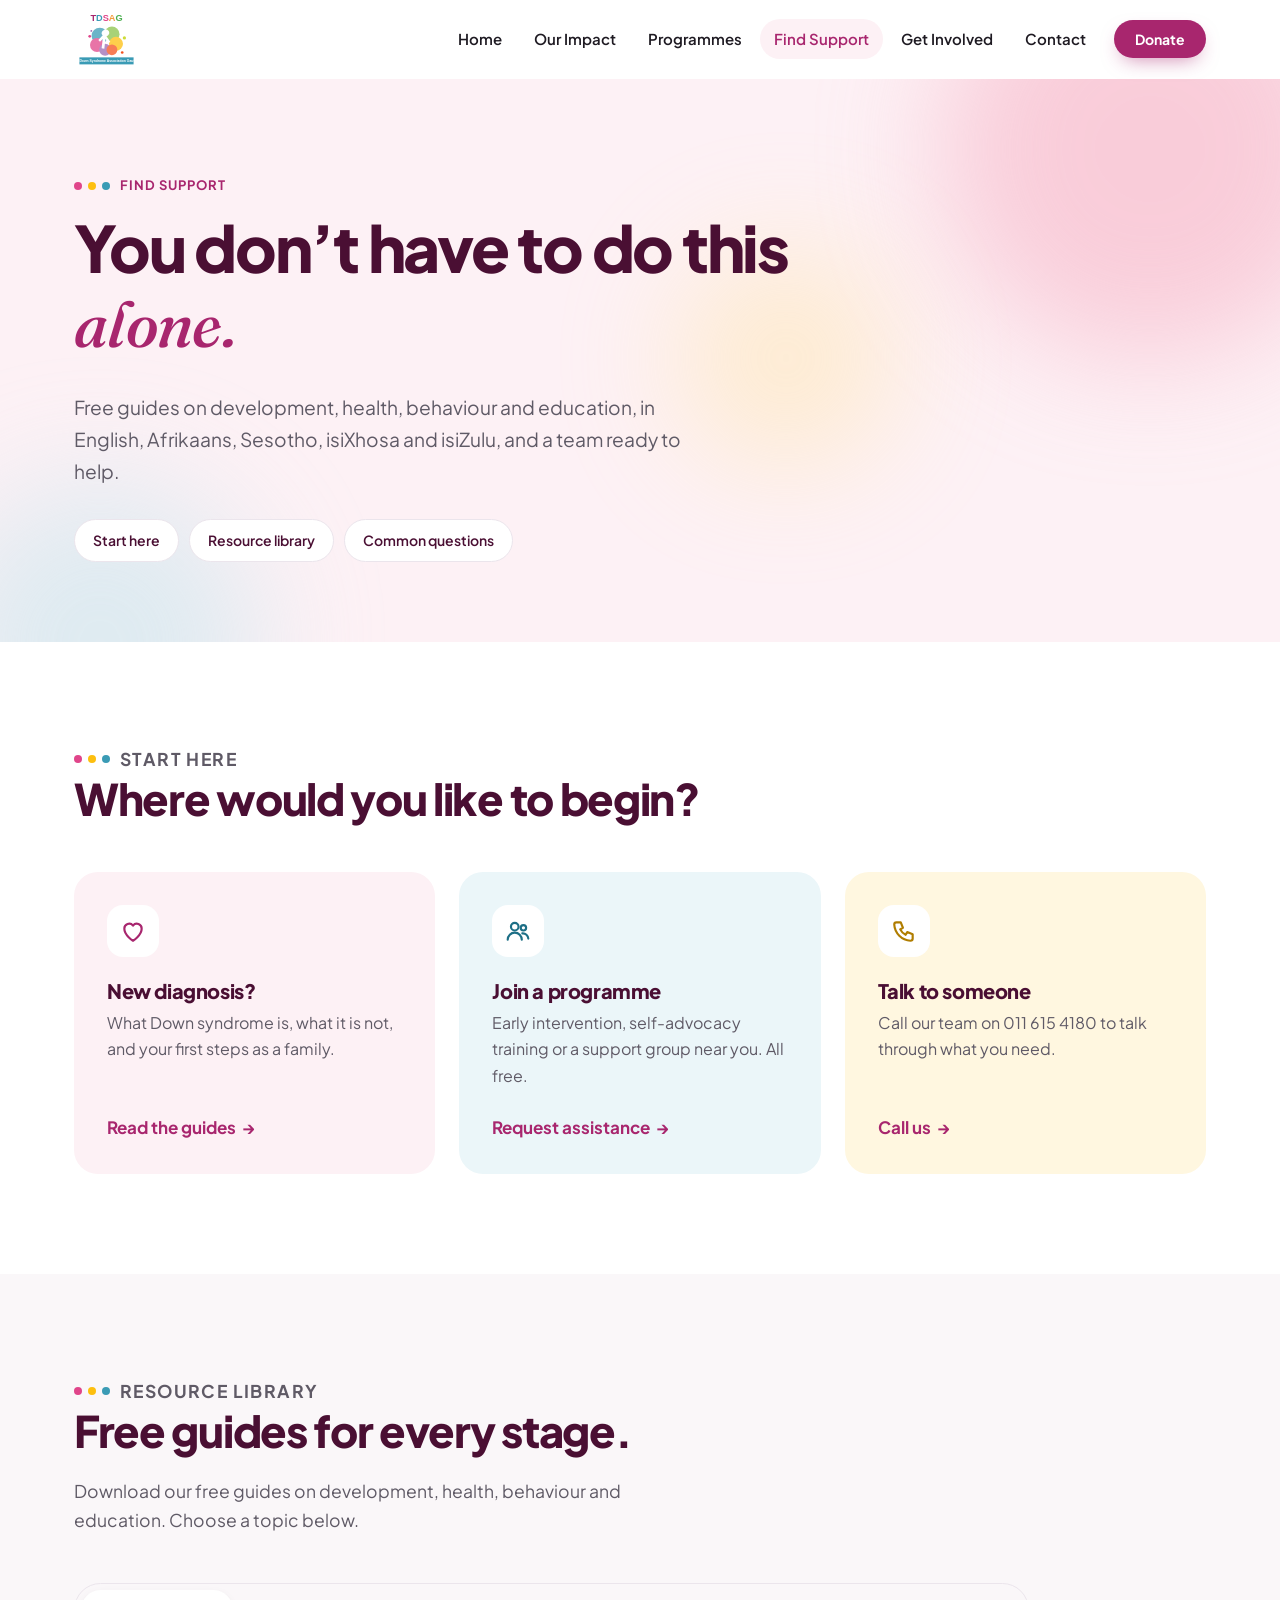
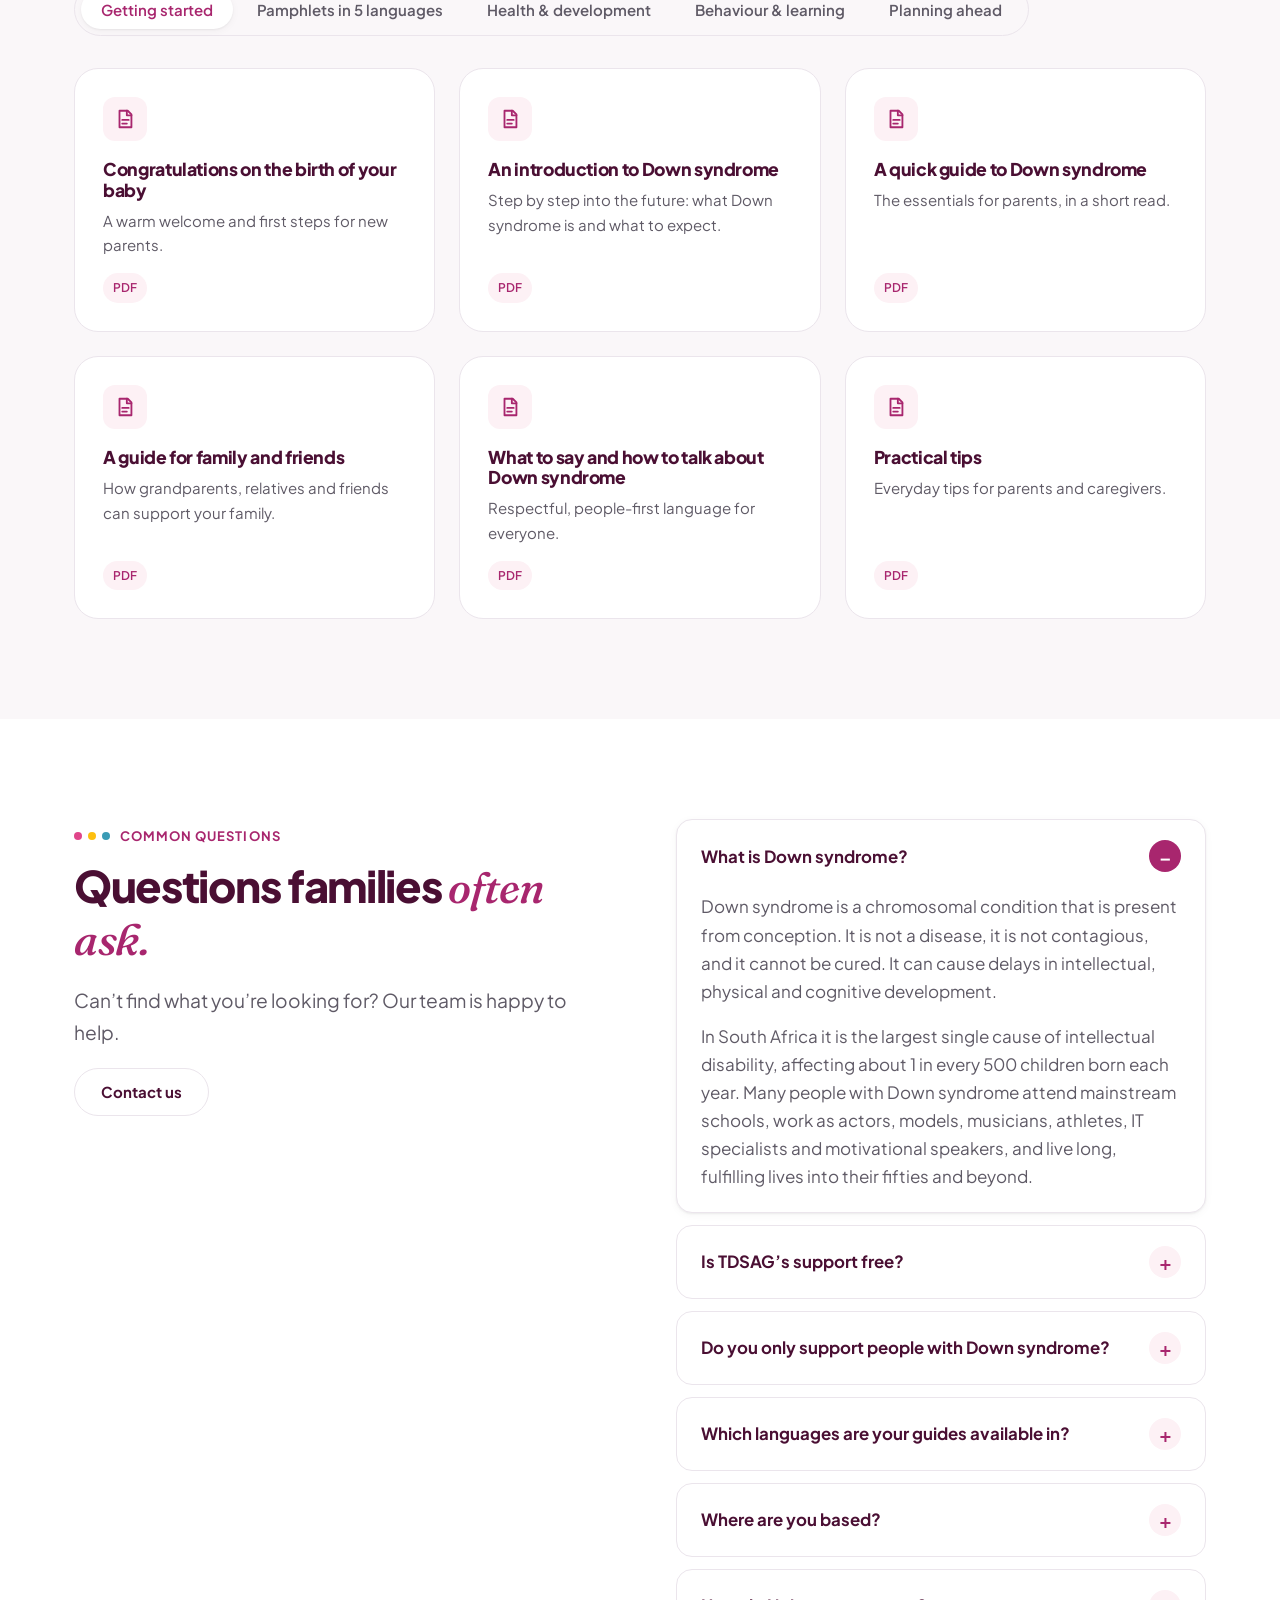
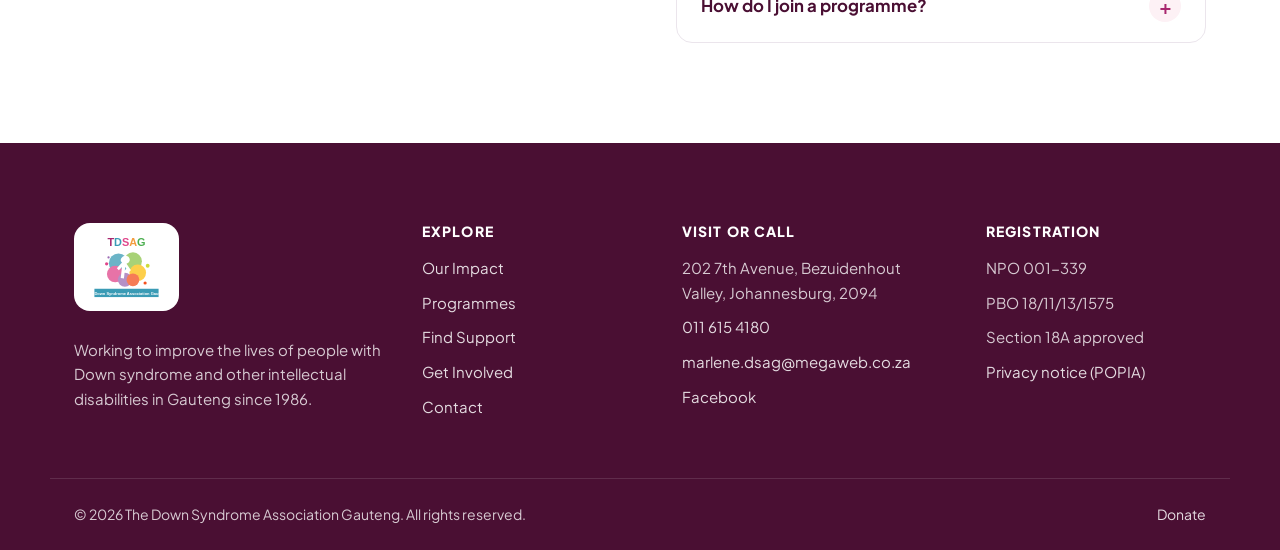
<file: find-support.html>
<!DOCTYPE html>
<html lang="en-ZA">
<head>
  <meta charset="UTF-8">
  <meta name="viewport" content="width=device-width, initial-scale=1">
  <title>Find Support | The Down Syndrome Association Gauteng</title>
  <meta name="description" content="Free TDSAG guides on development, health, behaviour and education for parents, educators, self-advocates and health professionals, in five languages.">
  <link rel="icon" href="assets/img/logo.svg" type="image/svg+xml">
  <link rel="preconnect" href="https://fonts.googleapis.com">
  <link rel="preconnect" href="https://fonts.gstatic.com" crossorigin>
  <link href="https://fonts.googleapis.com/css2?family=Fraunces:ital,opsz,wght@1,9..144,500&family=Plus+Jakarta+Sans:wght@400;500;600;700;800&display=swap" rel="stylesheet">
  <link rel="stylesheet" href="css/styles.css">
  <script>document.documentElement.classList.add("js");</script>
</head>
<body>
  <a class="skip-link" href="#main">Skip to content</a>

  <header class="site-header">
    <div class="container">
      <a class="logo" href="index.html"><img src="assets/img/logo.svg" alt="TDSAG – The Down Syndrome Association Gauteng, home"></a>
      <button class="nav-toggle" aria-expanded="false" aria-controls="site-nav" aria-label="Open menu">
        <svg viewBox="0 0 24 24" fill="none" stroke="currentColor" stroke-width="2.5" stroke-linecap="round"><path d="M4 7h16M4 12h16M4 17h16"/></svg>
      </button>
      <nav id="site-nav" class="nav" aria-label="Main">
        <a href="index.html">Home</a>
        <a href="impact.html">Our Impact</a>
        <a href="programmes.html">Programmes</a>
        <a href="find-support.html" aria-current="page">Find Support</a>
        <a href="get-involved.html">Get Involved</a>
        <a href="contact.html">Contact</a>
        <a class="btn btn-primary btn-sm" href="donate.html">Donate</a>
      </nav>
    </div>
  </header>

  <main id="main">
    <section class="page-hero">
      <div class="blobs" aria-hidden="true"><span></span><span></span><span></span></div>
      <div class="container">
        <p class="eyebrow">Find support</p>
        <h1>You don’t have to do this <em>alone.</em></h1>
        <p class="lead">Free guides on development, health, behaviour and education, in English, Afrikaans, Sesotho, isiXhosa and isiZulu, and a team ready to help.</p>
        <div class="jump-links">
          <a href="#start-here">Start here</a>
          <a href="#resources">Resource library</a>
          <a href="#faqs">Common questions</a>
        </div>
      </div>
    </section>

    <!-- Start here -->
    <section class="section" id="start-here">
      <div class="container">
        <div class="section-head reveal">
          <p class="eyebrow">Start here</p>
          <h2>Where would you like to begin?</h2>
        </div>
        <div class="grid-3 reveal">
          <a class="card card--hover card--pink" href="#resources">
            <div class="card-icon" style="background:#fff"><svg viewBox="0 0 24 24" fill="none" stroke="currentColor" stroke-width="2" stroke-linecap="round" stroke-linejoin="round" aria-hidden="true"><path d="M12 21s-8-5-8-11a4.5 4.5 0 0 1 8-3 4.5 4.5 0 0 1 8 3c0 6-8 11-8 11z"/></svg></div>
            <h3>New diagnosis?</h3>
            <p>What Down syndrome is, what it is not, and your first steps as a family.</p>
            <span class="link-arrow">Read the guides</span>
          </a>
          <a class="card card--hover card--teal" href="programmes.html#request-assistance">
            <div class="card-icon card-icon--teal" style="background:#fff"><svg viewBox="0 0 24 24" fill="none" stroke="currentColor" stroke-width="2" stroke-linecap="round" stroke-linejoin="round" aria-hidden="true"><circle cx="9" cy="8" r="3.5"/><path d="M2.5 20a6.5 6.5 0 0 1 13 0"/><circle cx="17" cy="9" r="2.5"/><path d="M16 14.2a5 5 0 0 1 5.5 4.8"/></svg></div>
            <h3>Join a programme</h3>
            <p>Early intervention, self-advocacy training or a support group near you. All free.</p>
            <span class="link-arrow">Request assistance</span>
          </a>
          <a class="card card--hover card--yellow" href="tel:+27116154180">
            <div class="card-icon card-icon--yellow" style="background:#fff"><svg viewBox="0 0 24 24" fill="none" stroke="currentColor" stroke-width="2" stroke-linecap="round" stroke-linejoin="round" aria-hidden="true"><path d="M5 4h4l2 5-2.5 1.5a11 11 0 0 0 5 5L15 13l5 2v4a2 2 0 0 1-2 2A16 16 0 0 1 3 6a2 2 0 0 1 2-2z"/></svg></div>
            <h3>Talk to someone</h3>
            <p>Call our team on 011 615 4180 to talk through what you need.</p>
            <span class="link-arrow">Call us</span>
          </a>
        </div>
      </div>
    </section>

    <!-- Resource library -->
    <section class="section section--soft" id="resources">
      <div class="container">
        <div class="section-head section-head--split reveal">
          <div>
            <p class="eyebrow">Resource library</p>
            <h2>Free guides for every stage.</h2>
            <p>Download our free guides on development, health, behaviour and education. Choose a topic below.</p>
          </div>
        </div>

        <div class="tabs" role="tablist" aria-label="Resource topic">
          <button class="tab" role="tab" id="tab-start" aria-selected="true" aria-controls="panel-start">Getting started</button>
          <button class="tab" role="tab" id="tab-languages" aria-selected="false" aria-controls="panel-languages" tabindex="-1">Pamphlets in 5 languages</button>
          <button class="tab" role="tab" id="tab-health" aria-selected="false" aria-controls="panel-health" tabindex="-1">Health &amp; development</button>
          <button class="tab" role="tab" id="tab-behaviour" aria-selected="false" aria-controls="panel-behaviour" tabindex="-1">Behaviour &amp; learning</button>
          <button class="tab" role="tab" id="tab-planning" aria-selected="false" aria-controls="panel-planning" tabindex="-1">Planning ahead</button>
        </div>

        <div class="cards-3" role="tabpanel" id="panel-start" aria-labelledby="tab-start">
          <article class="resource">
            <div class="resource-icon"><svg viewBox="0 0 24 24" fill="none" stroke="currentColor" stroke-width="2" stroke-linecap="round" stroke-linejoin="round" aria-hidden="true"><path d="M6 3h9l4 4v14H6z"/><path d="M14 3v5h5"/><path d="M9 13h7M9 17h5"/></svg></div>
            <h3><a href="https://www.tdsag.co.za/images/DS_-_CONGRATULATIONS_ON_THE_BIRTH_OF_YOUR_BABY.pdf" target="_blank" rel="noopener">Congratulations on the birth of your baby</a></h3>
            <p>A warm welcome and first steps for new parents.</p>
            <div class="tags"><span class="tag tag--meta">PDF</span></div>
          </article>
          <article class="resource">
            <div class="resource-icon"><svg viewBox="0 0 24 24" fill="none" stroke="currentColor" stroke-width="2" stroke-linecap="round" stroke-linejoin="round" aria-hidden="true"><path d="M6 3h9l4 4v14H6z"/><path d="M14 3v5h5"/><path d="M9 13h7M9 17h5"/></svg></div>
            <h3><a href="https://www.tdsag.co.za/images/TDSAG_-_AN_INTRODUCTION_TO_DOWN_SYNDROME_-_STEP_BY_STEP_INTO_THE_FUTURE.pdf" target="_blank" rel="noopener">An introduction to Down syndrome</a></h3>
            <p>Step by step into the future: what Down syndrome is and what to expect.</p>
            <div class="tags"><span class="tag tag--meta">PDF</span></div>
          </article>
          <article class="resource">
            <div class="resource-icon"><svg viewBox="0 0 24 24" fill="none" stroke="currentColor" stroke-width="2" stroke-linecap="round" stroke-linejoin="round" aria-hidden="true"><path d="M6 3h9l4 4v14H6z"/><path d="M14 3v5h5"/><path d="M9 13h7M9 17h5"/></svg></div>
            <h3><a href="https://www.tdsag.co.za/images/A_QUICK_GUIDE_TO_DOWN_SYNDROME_-_FOR_PARENTS.pdf" target="_blank" rel="noopener">A quick guide to Down syndrome</a></h3>
            <p>The essentials for parents, in a short read.</p>
            <div class="tags"><span class="tag tag--meta">PDF</span></div>
          </article>
          <article class="resource">
            <div class="resource-icon"><svg viewBox="0 0 24 24" fill="none" stroke="currentColor" stroke-width="2" stroke-linecap="round" stroke-linejoin="round" aria-hidden="true"><path d="M6 3h9l4 4v14H6z"/><path d="M14 3v5h5"/><path d="M9 13h7M9 17h5"/></svg></div>
            <h3><a href="https://www.tdsag.co.za/images/DS_-_A_GUIDE_FOR_FAMILY_AND_FRIENDS.pdf" target="_blank" rel="noopener">A guide for family and friends</a></h3>
            <p>How grandparents, relatives and friends can support your family.</p>
            <div class="tags"><span class="tag tag--meta">PDF</span></div>
          </article>
          <article class="resource">
            <div class="resource-icon"><svg viewBox="0 0 24 24" fill="none" stroke="currentColor" stroke-width="2" stroke-linecap="round" stroke-linejoin="round" aria-hidden="true"><path d="M6 3h9l4 4v14H6z"/><path d="M14 3v5h5"/><path d="M9 13h7M9 17h5"/></svg></div>
            <h3><a href="https://www.tdsag.co.za/images/WHAT_TO_SAY_AND_HOW_TO_TALK_ABOUT_DOWN_SYNDROME.pdf" target="_blank" rel="noopener">What to say and how to talk about Down syndrome</a></h3>
            <p>Respectful, people-first language for everyone.</p>
            <div class="tags"><span class="tag tag--meta">PDF</span></div>
          </article>
          <article class="resource">
            <div class="resource-icon"><svg viewBox="0 0 24 24" fill="none" stroke="currentColor" stroke-width="2" stroke-linecap="round" stroke-linejoin="round" aria-hidden="true"><path d="M6 3h9l4 4v14H6z"/><path d="M14 3v5h5"/><path d="M9 13h7M9 17h5"/></svg></div>
            <h3><a href="https://www.tdsag.co.za/images/DS_-_PRACTICAL_TIPS.pdf" target="_blank" rel="noopener">Practical tips</a></h3>
            <p>Everyday tips for parents and caregivers.</p>
            <div class="tags"><span class="tag tag--meta">PDF</span></div>
          </article>
        </div>
        <div class="cards-3" role="tabpanel" id="panel-languages" aria-labelledby="tab-languages" hidden>
          <article class="resource">
            <div class="resource-icon"><svg viewBox="0 0 24 24" fill="none" stroke="currentColor" stroke-width="2" stroke-linecap="round" stroke-linejoin="round" aria-hidden="true"><path d="M6 3h9l4 4v14H6z"/><path d="M14 3v5h5"/><path d="M9 13h7M9 17h5"/></svg></div>
            <h3><a href="https://www.tdsag.co.za/images/DS_ENGLISH_PAMPHLET.pdf" target="_blank" rel="noopener">Down syndrome pamphlet – English</a></h3>
            <p>An introduction to Down syndrome.</p>
            <div class="tags"><span class="tag tag--meta">PDF</span><span class=tag tag--lang>English</span></div>
          </article>
          <article class="resource">
            <div class="resource-icon"><svg viewBox="0 0 24 24" fill="none" stroke="currentColor" stroke-width="2" stroke-linecap="round" stroke-linejoin="round" aria-hidden="true"><path d="M6 3h9l4 4v14H6z"/><path d="M14 3v5h5"/><path d="M9 13h7M9 17h5"/></svg></div>
            <h3><a href="https://www.tdsag.co.za/images/DS_AFRIKAANS_PAMPHLET.pdf" target="_blank" rel="noopener">Down syndrome pamphlet – Afrikaans</a></h3>
            <p>’n Inleiding tot Down-sindroom.</p>
            <div class="tags"><span class="tag tag--meta">PDF</span><span class=tag tag--lang>Afrikaans</span></div>
          </article>
          <article class="resource">
            <div class="resource-icon"><svg viewBox="0 0 24 24" fill="none" stroke="currentColor" stroke-width="2" stroke-linecap="round" stroke-linejoin="round" aria-hidden="true"><path d="M6 3h9l4 4v14H6z"/><path d="M14 3v5h5"/><path d="M9 13h7M9 17h5"/></svg></div>
            <h3><a href="https://www.tdsag.co.za/images/DS_SOTHO_PAMPHLET.pdf" target="_blank" rel="noopener">Down syndrome pamphlet – Sesotho</a></h3>
            <p>An introduction to Down syndrome in Sesotho.</p>
            <div class="tags"><span class="tag tag--meta">PDF</span><span class=tag tag--lang>Sesotho</span></div>
          </article>
          <article class="resource">
            <div class="resource-icon"><svg viewBox="0 0 24 24" fill="none" stroke="currentColor" stroke-width="2" stroke-linecap="round" stroke-linejoin="round" aria-hidden="true"><path d="M6 3h9l4 4v14H6z"/><path d="M14 3v5h5"/><path d="M9 13h7M9 17h5"/></svg></div>
            <h3><a href="https://www.tdsag.co.za/images/DS_XHOSA_PAMPHLET.pdf" target="_blank" rel="noopener">Down syndrome pamphlet – isiXhosa</a></h3>
            <p>An introduction to Down syndrome in isiXhosa.</p>
            <div class="tags"><span class="tag tag--meta">PDF</span><span class=tag tag--lang>isiXhosa</span></div>
          </article>
          <article class="resource">
            <div class="resource-icon"><svg viewBox="0 0 24 24" fill="none" stroke="currentColor" stroke-width="2" stroke-linecap="round" stroke-linejoin="round" aria-hidden="true"><path d="M6 3h9l4 4v14H6z"/><path d="M14 3v5h5"/><path d="M9 13h7M9 17h5"/></svg></div>
            <h3><a href="https://www.tdsag.co.za/images/DS_ZULU_PAMPHLET.pdf" target="_blank" rel="noopener">Down syndrome pamphlet – isiZulu</a></h3>
            <p>An introduction to Down syndrome in isiZulu.</p>
            <div class="tags"><span class="tag tag--meta">PDF</span><span class=tag tag--lang>isiZulu</span></div>
          </article>
        </div>
        <div class="cards-3" role="tabpanel" id="panel-health" aria-labelledby="tab-health" hidden>
          <article class="resource">
            <div class="resource-icon"><svg viewBox="0 0 24 24" fill="none" stroke="currentColor" stroke-width="2" stroke-linecap="round" stroke-linejoin="round" aria-hidden="true"><path d="M6 3h9l4 4v14H6z"/><path d="M14 3v5h5"/><path d="M9 13h7M9 17h5"/></svg></div>
            <h3><a href="https://www.tdsag.co.za/images/DS_-_DEVELOPMENTAL_MILESTONES_-_HEALTH_ISSUES.pdf" target="_blank" rel="noopener">Developmental milestones and health issues</a></h3>
            <p>What to expect as your child grows, and health checks to know about.</p>
            <div class="tags"><span class="tag tag--meta">PDF</span></div>
          </article>
          <article class="resource">
            <div class="resource-icon"><svg viewBox="0 0 24 24" fill="none" stroke="currentColor" stroke-width="2" stroke-linecap="round" stroke-linejoin="round" aria-hidden="true"><path d="M6 3h9l4 4v14H6z"/><path d="M14 3v5h5"/><path d="M9 13h7M9 17h5"/></svg></div>
            <h3><a href="https://www.tdsag.co.za/images/DS_-_PHYSICAL_DEVELOPMENT.pdf" target="_blank" rel="noopener">Physical development</a></h3>
            <p>Supporting movement, strength and motor skills.</p>
            <div class="tags"><span class="tag tag--meta">PDF</span></div>
          </article>
          <article class="resource">
            <div class="resource-icon"><svg viewBox="0 0 24 24" fill="none" stroke="currentColor" stroke-width="2" stroke-linecap="round" stroke-linejoin="round" aria-hidden="true"><path d="M6 3h9l4 4v14H6z"/><path d="M14 3v5h5"/><path d="M9 13h7M9 17h5"/></svg></div>
            <h3><a href="https://www.tdsag.co.za/images/DS_-_BASIC_SUPPORT_FOR_CHILDREN_WITH_SPECIAL_NEEDS_WHAT_YOU_NEED_TO_KNOW_-_COMMUNICATION_-_SPEECH_AND_LANGUAGE.pdf" target="_blank" rel="noopener">Communication, speech and language</a></h3>
            <p>Basic support for children with special needs: what you need to know.</p>
            <div class="tags"><span class="tag tag--meta">PDF</span></div>
          </article>
          <article class="resource">
            <div class="resource-icon"><svg viewBox="0 0 24 24" fill="none" stroke="currentColor" stroke-width="2" stroke-linecap="round" stroke-linejoin="round" aria-hidden="true"><path d="M6 3h9l4 4v14H6z"/><path d="M14 3v5h5"/><path d="M9 13h7M9 17h5"/></svg></div>
            <h3><a href="https://www.tdsag.co.za/images/DS_-_SUPPORT_-_FEEDING_PROBLEMS.pdf" target="_blank" rel="noopener">Feeding problems</a></h3>
            <p>Understanding and managing feeding difficulties.</p>
            <div class="tags"><span class="tag tag--meta">PDF</span></div>
          </article>
          <article class="resource">
            <div class="resource-icon"><svg viewBox="0 0 24 24" fill="none" stroke="currentColor" stroke-width="2" stroke-linecap="round" stroke-linejoin="round" aria-hidden="true"><path d="M6 3h9l4 4v14H6z"/><path d="M14 3v5h5"/><path d="M9 13h7M9 17h5"/></svg></div>
            <h3><a href="https://www.tdsag.co.za/images/DS_-_OBSTRUCTIVE_SLEEP_APNEA_AND_DOWN_SYNDROME.pdf" target="_blank" rel="noopener">Obstructive sleep apnoea</a></h3>
            <p>Signs to look out for and when to seek help.</p>
            <div class="tags"><span class="tag tag--meta">PDF</span></div>
          </article>
          <article class="resource">
            <div class="resource-icon"><svg viewBox="0 0 24 24" fill="none" stroke="currentColor" stroke-width="2" stroke-linecap="round" stroke-linejoin="round" aria-hidden="true"><path d="M6 3h9l4 4v14H6z"/><path d="M14 3v5h5"/><path d="M9 13h7M9 17h5"/></svg></div>
            <h3><a href="https://www.tdsag.co.za/images/DS_-_TOILET_TRAINING.pdf" target="_blank" rel="noopener">Toilet training</a></h3>
            <p>A practical, patient approach to toilet training.</p>
            <div class="tags"><span class="tag tag--meta">PDF</span></div>
          </article>
          <article class="resource">
            <div class="resource-icon"><svg viewBox="0 0 24 24" fill="none" stroke="currentColor" stroke-width="2" stroke-linecap="round" stroke-linejoin="round" aria-hidden="true"><path d="M6 3h9l4 4v14H6z"/><path d="M14 3v5h5"/><path d="M9 13h7M9 17h5"/></svg></div>
            <h3><a href="https://www.tdsag.co.za/images/DS_-_PUBERTY_ADOLESCENCE_AND_SEXUAL_HEALTH.pdf" target="_blank" rel="noopener">Puberty, adolescence and sexual health</a></h3>
            <p>Supporting teenagers through growing up.</p>
            <div class="tags"><span class="tag tag--meta">PDF</span></div>
          </article>
          <article class="resource">
            <div class="resource-icon"><svg viewBox="0 0 24 24" fill="none" stroke="currentColor" stroke-width="2" stroke-linecap="round" stroke-linejoin="round" aria-hidden="true"><path d="M6 3h9l4 4v14H6z"/><path d="M14 3v5h5"/><path d="M9 13h7M9 17h5"/></svg></div>
            <h3><a href="https://www.tdsag.co.za/images/DS_-_HEALTH_ISSUES_FOR_ADULTS_WITH_DOWN_SYNDROME.pdf" target="_blank" rel="noopener">Health issues for adults</a></h3>
            <p>Health care to keep in mind in adulthood.</p>
            <div class="tags"><span class="tag tag--meta">PDF</span></div>
          </article>
        </div>
        <div class="cards-3" role="tabpanel" id="panel-behaviour" aria-labelledby="tab-behaviour" hidden>
          <article class="resource">
            <div class="resource-icon"><svg viewBox="0 0 24 24" fill="none" stroke="currentColor" stroke-width="2" stroke-linecap="round" stroke-linejoin="round" aria-hidden="true"><path d="M6 3h9l4 4v14H6z"/><path d="M14 3v5h5"/><path d="M9 13h7M9 17h5"/></svg></div>
            <h3><a href="https://www.tdsag.co.za/images/DS_-_SOCIAL_DEVELOPMENT_-_WHAT_IS_SOCIAL_DEVELOPMENT.pdf" target="_blank" rel="noopener">Social development</a></h3>
            <p>What social development is and how to encourage it.</p>
            <div class="tags"><span class="tag tag--meta">PDF</span></div>
          </article>
          <article class="resource">
            <div class="resource-icon"><svg viewBox="0 0 24 24" fill="none" stroke="currentColor" stroke-width="2" stroke-linecap="round" stroke-linejoin="round" aria-hidden="true"><path d="M6 3h9l4 4v14H6z"/><path d="M14 3v5h5"/><path d="M9 13h7M9 17h5"/></svg></div>
            <h3><a href="https://www.tdsag.co.za/images/DS_-_PARENTING_ON_BEHAVIOURAL_ISSUES.pdf" target="_blank" rel="noopener">Parenting and behaviour</a></h3>
            <p>Guidance for parents on behavioural issues.</p>
            <div class="tags"><span class="tag tag--meta">PDF</span></div>
          </article>
          <article class="resource">
            <div class="resource-icon"><svg viewBox="0 0 24 24" fill="none" stroke="currentColor" stroke-width="2" stroke-linecap="round" stroke-linejoin="round" aria-hidden="true"><path d="M6 3h9l4 4v14H6z"/><path d="M14 3v5h5"/><path d="M9 13h7M9 17h5"/></svg></div>
            <h3><a href="https://www.tdsag.co.za/images/GILL_LLOYD_-_MANAGEMENT_OF_DIFFICULT_BEHAVIOUR_IN_YOUNG_CHILDREN.pdf" target="_blank" rel="noopener">Managing difficult behaviour in young children</a></h3>
            <p>Strategies by Gill Lloyd.</p>
            <div class="tags"><span class="tag tag--meta">PDF</span></div>
          </article>
          <article class="resource">
            <div class="resource-icon"><svg viewBox="0 0 24 24" fill="none" stroke="currentColor" stroke-width="2" stroke-linecap="round" stroke-linejoin="round" aria-hidden="true"><path d="M6 3h9l4 4v14H6z"/><path d="M14 3v5h5"/><path d="M9 13h7M9 17h5"/></svg></div>
            <h3><a href="https://www.tdsag.co.za/images/DS_-_WHEN_CHILDREN_BITE.pdf" target="_blank" rel="noopener">When children bite</a></h3>
            <p>Why it happens and how to respond.</p>
            <div class="tags"><span class="tag tag--meta">PDF</span></div>
          </article>
          <article class="resource">
            <div class="resource-icon"><svg viewBox="0 0 24 24" fill="none" stroke="currentColor" stroke-width="2" stroke-linecap="round" stroke-linejoin="round" aria-hidden="true"><path d="M6 3h9l4 4v14H6z"/><path d="M14 3v5h5"/><path d="M9 13h7M9 17h5"/></svg></div>
            <h3><a href="https://www.tdsag.co.za/images/DS_-_NOT_SPEAKING_UP_FOR_THEMSELVES.pdf" target="_blank" rel="noopener">Not speaking up for themselves</a></h3>
            <p>Helping your child find their voice.</p>
            <div class="tags"><span class="tag tag--meta">PDF</span></div>
          </article>
          <article class="resource">
            <div class="resource-icon"><svg viewBox="0 0 24 24" fill="none" stroke="currentColor" stroke-width="2" stroke-linecap="round" stroke-linejoin="round" aria-hidden="true"><path d="M6 3h9l4 4v14H6z"/><path d="M14 3v5h5"/><path d="M9 13h7M9 17h5"/></svg></div>
            <h3><a href="https://www.tdsag.co.za/images/DS_-_EARLY_INTERVENTION_AND_INCLUSIVE_EDUCATION.pdf" target="_blank" rel="noopener">Early intervention and inclusive education</a></h3>
            <p>For parents and educators: the value of early support and inclusive schooling.</p>
            <div class="tags"><span class="tag tag--meta">PDF</span></div>
          </article>
        </div>
        <div class="cards-3" role="tabpanel" id="panel-planning" aria-labelledby="tab-planning" hidden>
          <article class="resource">
            <div class="resource-icon"><svg viewBox="0 0 24 24" fill="none" stroke="currentColor" stroke-width="2" stroke-linecap="round" stroke-linejoin="round" aria-hidden="true"><path d="M6 3h9l4 4v14H6z"/><path d="M14 3v5h5"/><path d="M9 13h7M9 17h5"/></svg></div>
            <h3><a href="https://www.tdsag.co.za/images/DS_-_PLANNING_YOUR_WILL.pdf" target="_blank" rel="noopener">Planning your will</a></h3>
            <p>Securing your child’s future, step by step.</p>
            <div class="tags"><span class="tag tag--meta">PDF</span></div>
          </article>
        </div>
      </div>
    </section>

    <!-- FAQs -->
    <section class="section" id="faqs">
      <div class="container split reveal" style="align-items:start">
        <div>
          <p class="eyebrow">Common questions</p>
          <h2>Questions families <em>often ask.</em></h2>
          <p class="lead">Can’t find what you’re looking for? Our team is happy to help.</p>
          <a class="btn btn-outline" href="contact.html">Contact us</a>
        </div>
        <div class="accordion">
          <div class="accordion-item">
            <h3><button class="accordion-trigger" aria-expanded="true" aria-controls="faq-0">What is Down syndrome?</button></h3>
            <div class="accordion-panel" id="faq-0">
              <p>Down syndrome is a chromosomal condition that is present from conception. It is not a disease, it is not contagious, and it cannot be cured. It can cause delays in intellectual, physical and cognitive development.</p>
              <p>In South Africa it is the largest single cause of intellectual disability, affecting about 1 in every 500 children born each year. Many people with Down syndrome attend mainstream schools, work as actors, models, musicians, athletes, IT specialists and motivational speakers, and live long, fulfilling lives into their fifties and beyond.</p>
            </div>
          </div>
          <div class="accordion-item">
            <h3><button class="accordion-trigger" aria-expanded="false" aria-controls="faq-1">Is TDSAG’s support free?</button></h3>
            <div class="accordion-panel" id="faq-1" hidden>
              <p>Yes. Our outreach support groups, early intervention and self-advocacy training programmes are free of charge for people with Down syndrome and other intellectual disabilities, and their families.</p>
            </div>
          </div>
          <div class="accordion-item">
            <h3><button class="accordion-trigger" aria-expanded="false" aria-controls="faq-2">Do you only support people with Down syndrome?</button></h3>
            <div class="accordion-panel" id="faq-2" hidden>
              <p>No. We also support people with other intellectual disabilities and their families, from birth throughout adulthood.</p>
            </div>
          </div>
          <div class="accordion-item">
            <h3><button class="accordion-trigger" aria-expanded="false" aria-controls="faq-3">Which languages are your guides available in?</button></h3>
            <div class="accordion-panel" id="faq-3" hidden>
              <p>Many of our guides are available in English, Afrikaans, Sesotho, isiXhosa and isiZulu. Each guide shows which languages it comes in.</p>
            </div>
          </div>
          <div class="accordion-item">
            <h3><button class="accordion-trigger" aria-expanded="false" aria-controls="faq-4">Where are you based?</button></h3>
            <div class="accordion-panel" id="faq-4" hidden>
              <p>Our office is at 202 7th Avenue, Bezuidenhout Valley, Johannesburg. We work with families across Gauteng, with a focus on disadvantaged communities.</p>
            </div>
          </div>
          <div class="accordion-item">
            <h3><button class="accordion-trigger" aria-expanded="false" aria-controls="faq-5">How do I join a programme?</button></h3>
            <div class="accordion-panel" id="faq-5" hidden>
              <p>Fill in the <a href="programmes.html#request-assistance">request for assistance form</a> or call us on <a href="tel:+27116154180">011 615 4180</a>, and we’ll help you find the right fit.</p>
            </div>
          </div>
        </div>
      </div>
    </section>
  </main>

  <footer class="site-footer">
    <div class="container footer-grid">
      <div>
        <a class="footer-logo" href="index.html"><img src="assets/img/logo.svg" alt="TDSAG home"></a>
        <p>Working to improve the lives of people with Down syndrome and other intellectual disabilities in Gauteng since 1986.</p>
      </div>
      <div>
        <h4>Explore</h4>
        <ul>
          <li><a href="impact.html">Our Impact</a></li>
          <li><a href="programmes.html">Programmes</a></li>
          <li><a href="find-support.html">Find Support</a></li>
          <li><a href="get-involved.html">Get Involved</a></li>
          <li><a href="contact.html">Contact</a></li>
        </ul>
      </div>
      <div>
        <h4>Visit or call</h4>
        <ul>
          <li>202 7th Avenue, Bezuidenhout Valley, Johannesburg, 2094</li>
          <li><a href="tel:+27116154180">011 615 4180</a></li>
          <li><a href="mailto:marlene.dsag@megaweb.co.za">marlene.dsag@megaweb.co.za</a></li>
          <li><a href="https://www.facebook.com/TDSAG.SA/" rel="noopener">Facebook</a></li>
        </ul>
      </div>
      <div>
        <h4>Registration</h4>
        <ul>
          <li>NPO 001-339</li>
          <li>PBO 18/11/13/1575</li>
          <li>Section 18A approved</li>
          <li><a href="#">Privacy notice (POPIA)</a></li>
        </ul>
      </div>
    </div>
    <div class="container footer-bottom">
      <span>© <span class="js-year">2026</span> The Down Syndrome Association Gauteng. All rights reserved.</span>
      <a href="donate.html">Donate</a>
    </div>
  </footer>

  <script src="js/main.js"></script>
</body>
</html>
</file>
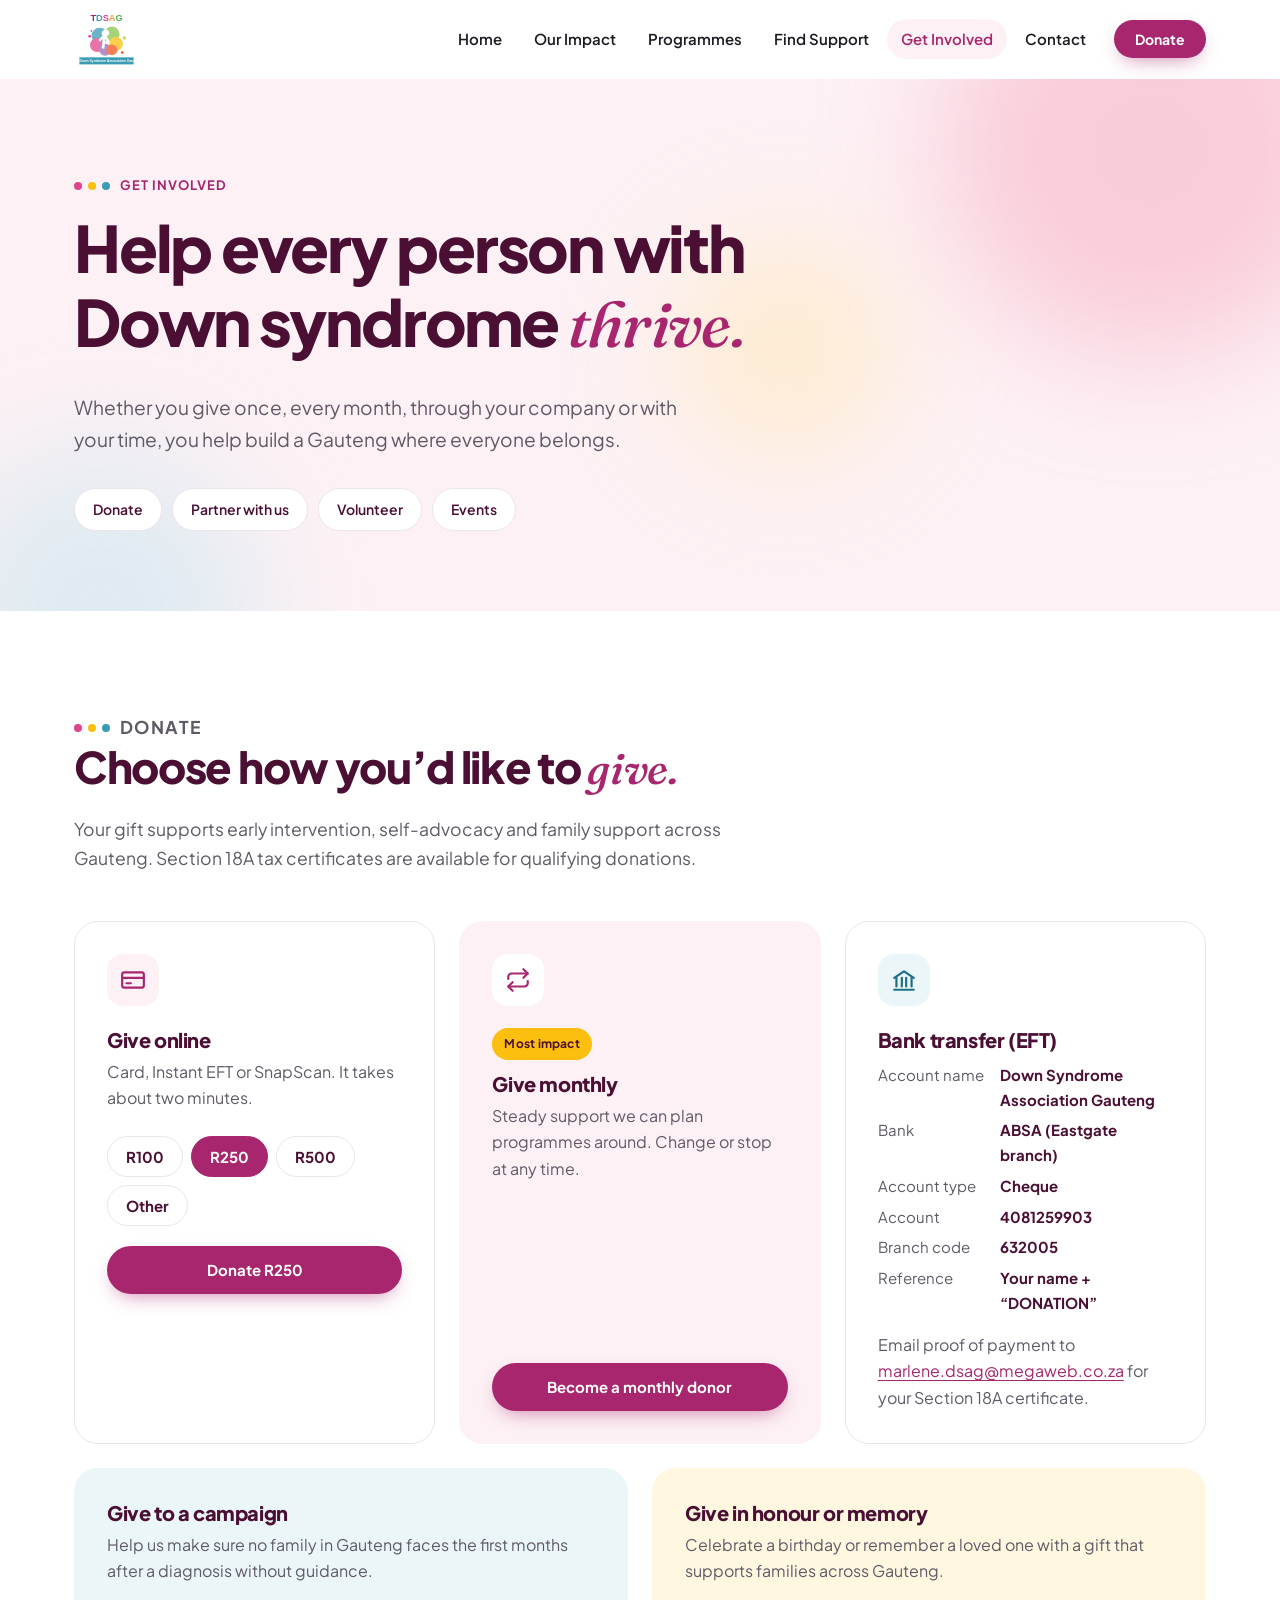
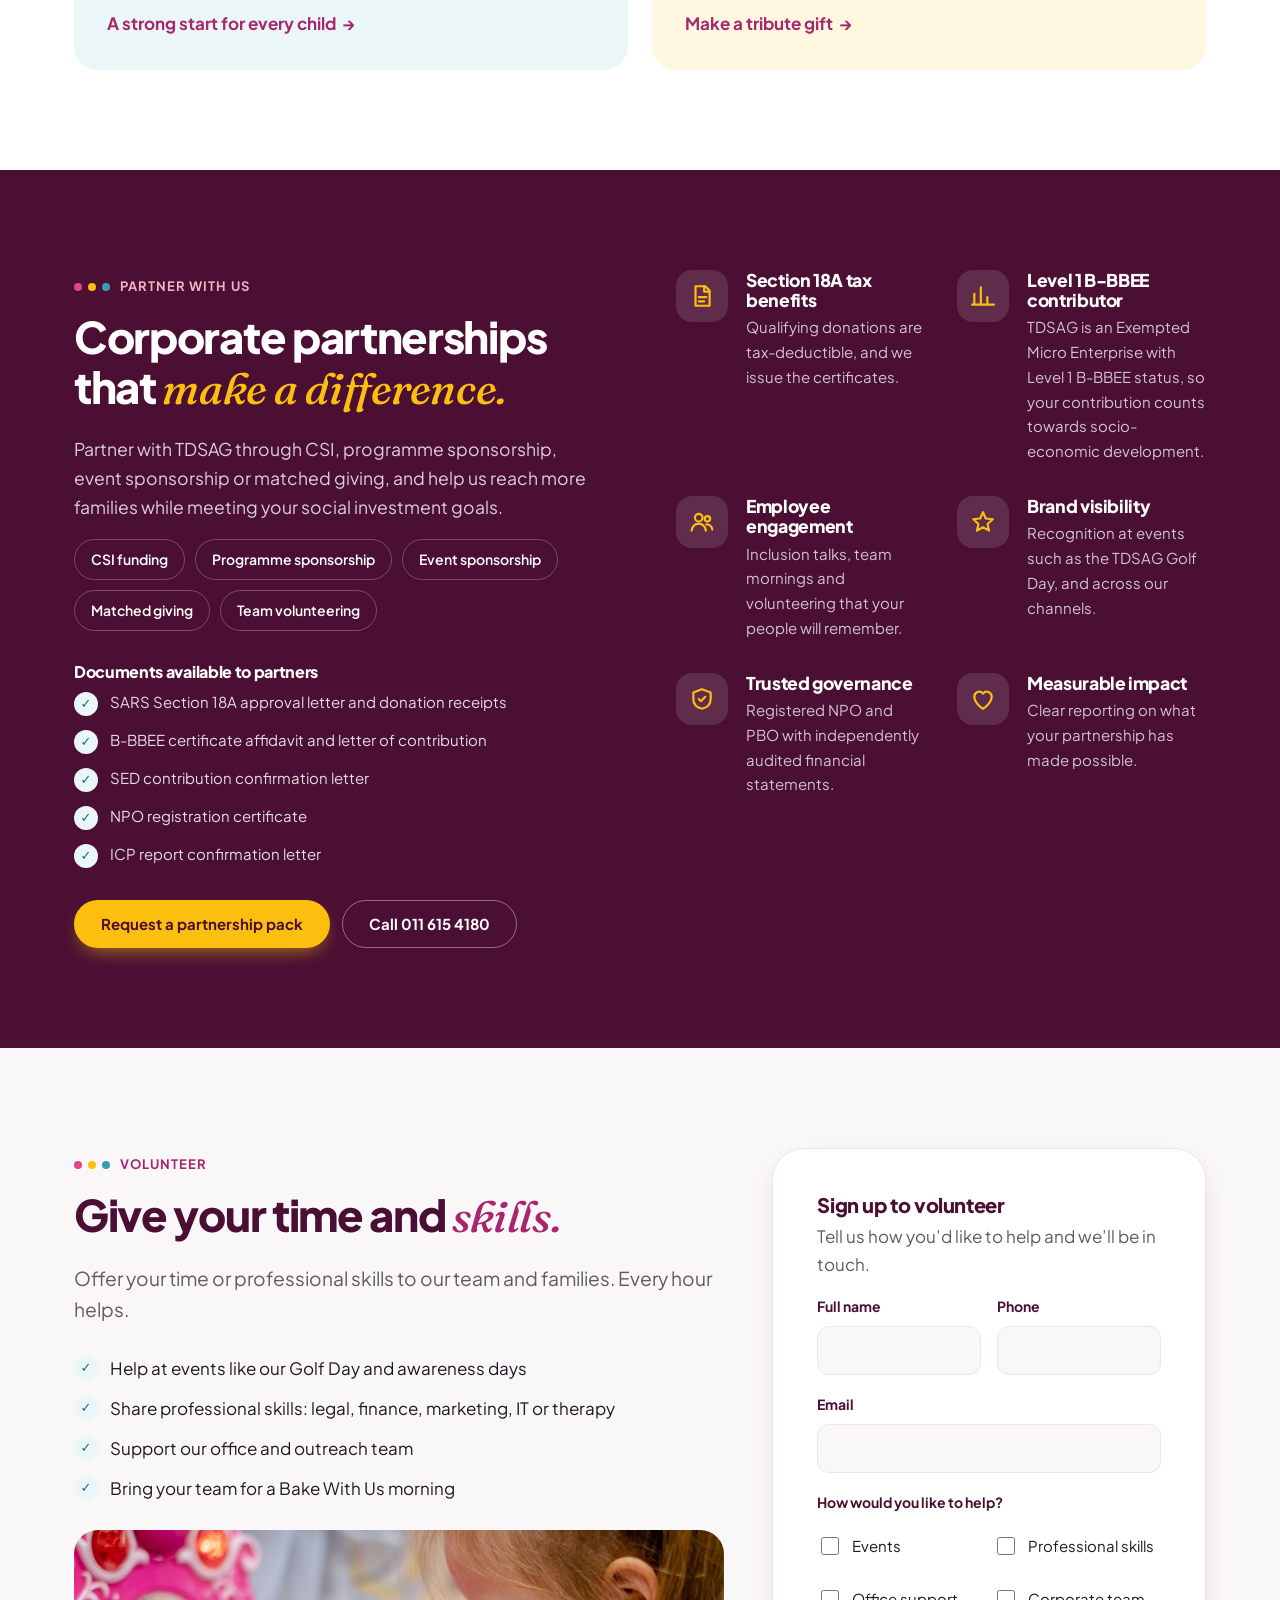
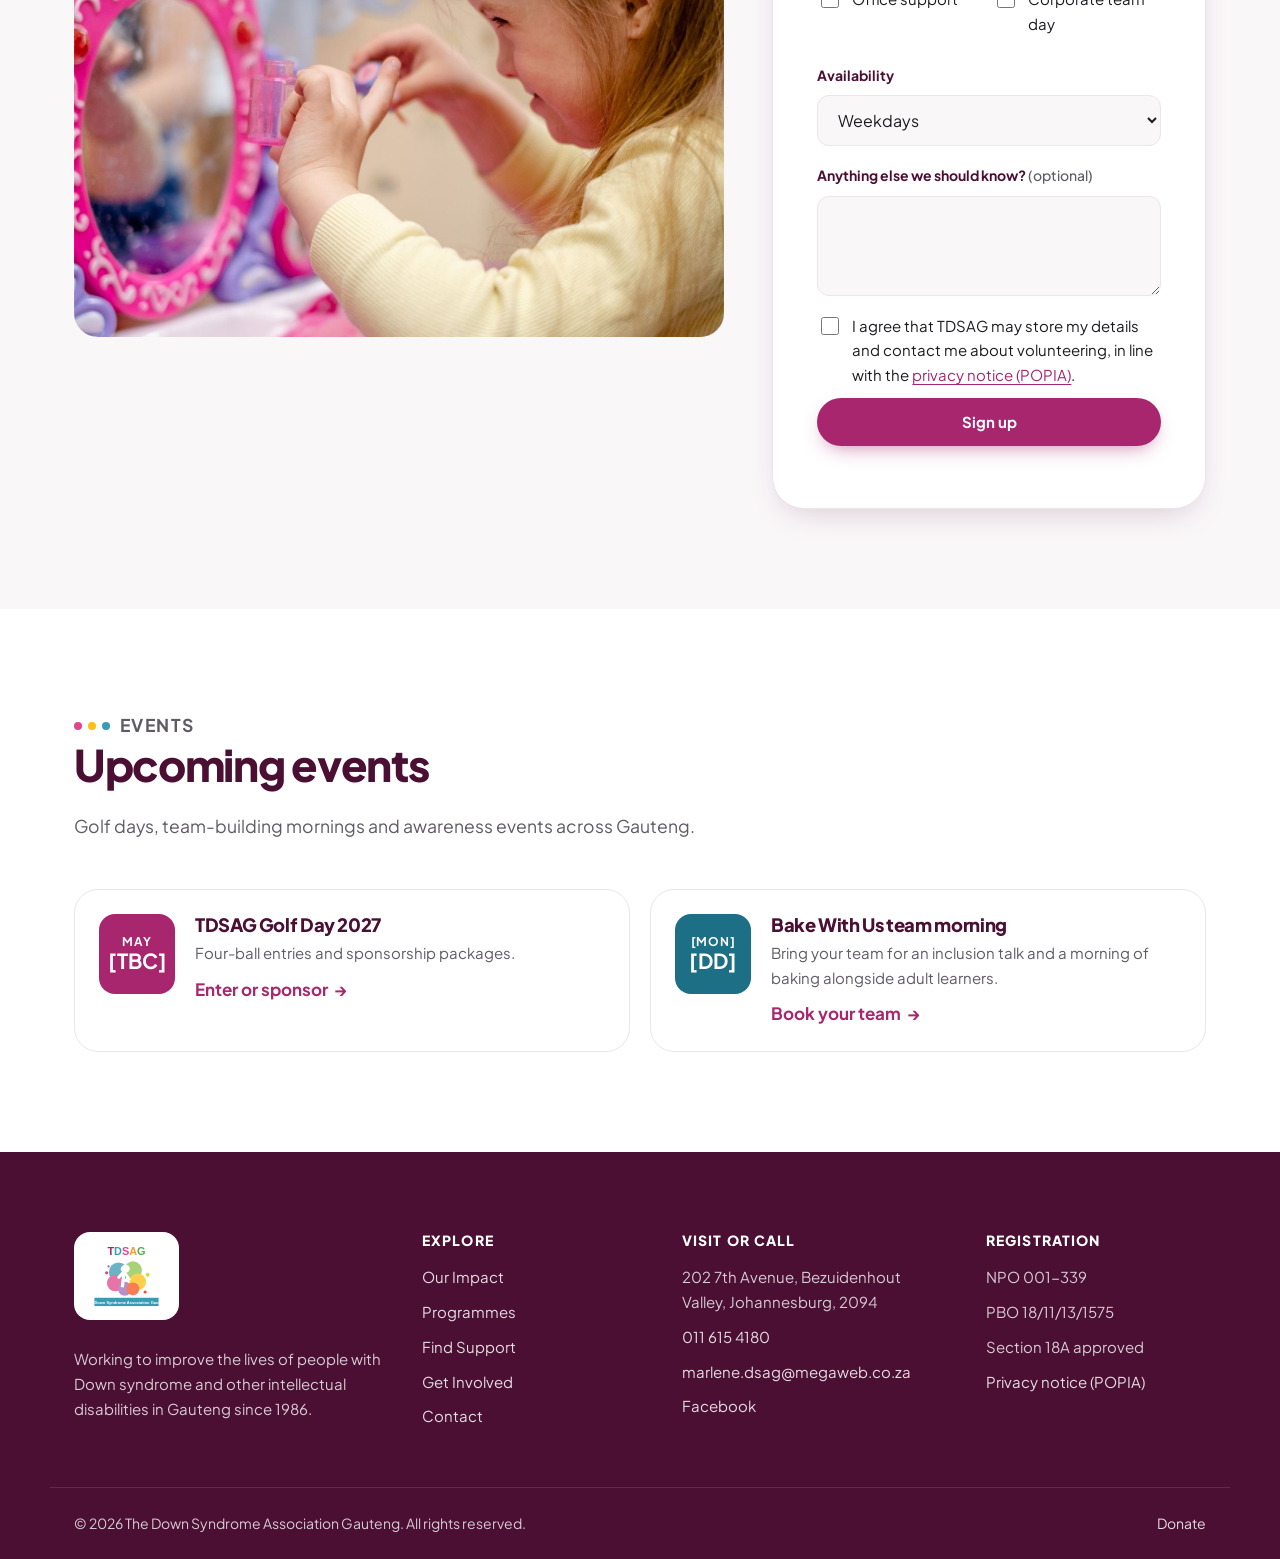
<file: get-involved.html>
<!DOCTYPE html>
<html lang="en-ZA">
<head>
  <meta charset="UTF-8">
  <meta name="viewport" content="width=device-width, initial-scale=1">
  <title>Get Involved | The Down Syndrome Association Gauteng</title>
  <meta name="description" content="Donate to TDSAG online, by EFT or monthly, partner with us as a company, or volunteer your time and skills.">
  <link rel="icon" href="assets/img/logo.svg" type="image/svg+xml">
  <link rel="preconnect" href="https://fonts.googleapis.com">
  <link rel="preconnect" href="https://fonts.gstatic.com" crossorigin>
  <link href="https://fonts.googleapis.com/css2?family=Fraunces:ital,opsz,wght@1,9..144,500&family=Plus+Jakarta+Sans:wght@400;500;600;700;800&display=swap" rel="stylesheet">
  <link rel="stylesheet" href="css/styles.css">
  <script>document.documentElement.classList.add("js");</script>
</head>
<body>
  <a class="skip-link" href="#main">Skip to content</a>

  <header class="site-header">
    <div class="container">
      <a class="logo" href="index.html"><img src="assets/img/logo.svg" alt="TDSAG – The Down Syndrome Association Gauteng, home"></a>
      <button class="nav-toggle" aria-expanded="false" aria-controls="site-nav" aria-label="Open menu">
        <svg viewBox="0 0 24 24" fill="none" stroke="currentColor" stroke-width="2.5" stroke-linecap="round"><path d="M4 7h16M4 12h16M4 17h16"/></svg>
      </button>
      <nav id="site-nav" class="nav" aria-label="Main">
        <a href="index.html">Home</a>
        <a href="impact.html">Our Impact</a>
        <a href="programmes.html">Programmes</a>
        <a href="find-support.html">Find Support</a>
        <a href="get-involved.html" aria-current="page">Get Involved</a>
        <a href="contact.html">Contact</a>
        <a class="btn btn-primary btn-sm" href="donate.html">Donate</a>
      </nav>
    </div>
  </header>

  <main id="main">
    <section class="page-hero">
      <div class="blobs" aria-hidden="true"><span></span><span></span><span></span></div>
      <div class="container">
        <p class="eyebrow">Get involved</p>
        <h1>Help every person with Down syndrome <em>thrive.</em></h1>
        <p class="lead">Whether you give once, every month, through your company or with your time, you help build a Gauteng where everyone belongs.</p>
        <div class="jump-links">
          <a href="#donate">Donate</a>
          <a href="#partner">Partner with us</a>
          <a href="#volunteer">Volunteer</a>
          <a href="#events">Events</a>
        </div>
      </div>
    </section>

    <!-- Donate -->
    <section class="section" id="donate">
      <div class="container">
        <div class="section-head reveal">
          <p class="eyebrow">Donate</p>
          <h2>Choose how you’d like to <em>give.</em></h2>
          <p>Your gift supports early intervention, self-advocacy and family support across Gauteng. Section 18A tax certificates are available for qualifying donations.</p>
        </div>

        <div class="grid-3 reveal">
          <!-- Online -->
          <article class="card give-card">
            <div class="card-icon"><svg viewBox="0 0 24 24" fill="none" stroke="currentColor" stroke-width="2" stroke-linecap="round" stroke-linejoin="round" aria-hidden="true"><rect x="2" y="5" width="20" height="14" rx="2"/><path d="M2 10h20M6 15h4"/></svg></div>
            <h3>Give online</h3>
            <p>Card, Instant EFT or SnapScan. It takes about two minutes.</p>
            <form id="quick-give-form">
              <div class="price-chips">
                <button type="button" class="chip" data-amount="100" aria-pressed="false">R100</button>
                <button type="button" class="chip" data-amount="250" aria-pressed="true">R250</button>
                <button type="button" class="chip" data-amount="500" aria-pressed="false">R500</button>
                <button type="button" class="chip" data-amount="other" aria-pressed="false">Other</button>
                <label class="visually-hidden" for="quick-other">Other amount in rand</label>
                <input id="quick-other" class="other-input" type="number" min="10" step="10" placeholder="R amount" hidden>
              </div>
              <button type="submit" class="btn btn-primary btn-block">Donate R250</button>
            </form>
          </article>

          <!-- Monthly -->
          <article class="card card--pink give-card">
            <div class="card-icon" style="background:#fff"><svg viewBox="0 0 24 24" fill="none" stroke="currentColor" stroke-width="2" stroke-linecap="round" stroke-linejoin="round" aria-hidden="true"><path d="M17 2l4 4-4 4"/><path d="M3 11V9a3 3 0 0 1 3-3h15"/><path d="M7 22l-4-4 4-4"/><path d="M21 13v2a3 3 0 0 1-3 3H3"/></svg></div>
            <span class="pill pill--yellow" style="align-self:flex-start;margin-bottom:12px">Most impact</span>
            <h3>Give monthly</h3>
            <p>Steady support we can plan programmes around. Change or stop at any time.</p>
            <a class="btn btn-primary btn-block" href="donate.html?freq=monthly" style="margin-top:auto">Become a monthly donor</a>
          </article>

          <!-- EFT -->
          <article class="card give-card">
            <div class="card-icon card-icon--teal"><svg viewBox="0 0 24 24" fill="none" stroke="currentColor" stroke-width="2" stroke-linecap="round" stroke-linejoin="round" aria-hidden="true"><path d="M3 10 12 4l9 6"/><path d="M5 10v8M10 10v8M14 10v8M19 10v8M3 21h18"/></svg></div>
            <h3>Bank transfer (EFT)</h3>
            <dl class="bank-details">
              <dt>Account name</dt><dd>Down Syndrome Association Gauteng</dd>
              <dt>Bank</dt><dd>ABSA (Eastgate branch)</dd>
              <dt>Account type</dt><dd>Cheque</dd>
              <dt>Account</dt><dd>4081259903</dd>
              <dt>Branch code</dt><dd>632005</dd>
              <dt>Reference</dt><dd>Your name + “DONATION”</dd>
            </dl>
            <p class="note">Email proof of payment to <a href="mailto:marlene.dsag@megaweb.co.za">marlene.dsag@megaweb.co.za</a> for your Section 18A certificate.</p>
          </article>
        </div>

        <div class="grid-2 reveal" style="margin-top:24px">
          <article class="card card--teal">
            <h3>Give to a campaign</h3>
            <p>Help us make sure no family in Gauteng faces the first months after a diagnosis without guidance.</p>
            <a class="link-arrow" href="campaign-early-intervention.html">A strong start for every child</a>
          </article>
          <article class="card card--yellow">
            <h3>Give in honour or memory</h3>
            <p>Celebrate a birthday or remember a loved one with a gift that supports families across Gauteng.</p>
            <a class="link-arrow" href="donate.html">Make a tribute gift</a>
          </article>
        </div>
      </div>
    </section>

    <!-- Partner -->
    <section class="section section--dark" id="partner">
      <div class="container">
        <div class="split reveal" style="align-items:start">
          <div>
            <p class="eyebrow">Partner with us</p>
            <h2>Corporate partnerships that <em>make a difference.</em></h2>
            <p style="color:rgba(255,255,255,.8);font-size:1.1rem">Partner with TDSAG through CSI, programme sponsorship, event sponsorship or matched giving, and help us reach more families while meeting your social investment goals.</p>
            <div class="option-list">
              <span>CSI funding</span>
              <span>Programme sponsorship</span>
              <span>Event sponsorship</span>
              <span>Matched giving</span>
              <span>Team volunteering</span>
            </div>
            <h3 style="font-size:1rem;margin-top:32px">Documents available to partners</h3>
            <ul class="ticks" style="color:rgba(255,255,255,.85);font-size:15px">
              <li>SARS Section 18A approval letter and donation receipts</li>
              <li>B-BBEE certificate affidavit and letter of contribution</li>
              <li>SED contribution confirmation letter</li>
              <li>NPO registration certificate</li>
              <li>ICP report confirmation letter</li>
            </ul>
            <div class="hero-actions" style="margin-top:32px">
              <a class="btn btn-yellow" href="contact.html?subject=partnership">Request a partnership pack</a>
              <a class="btn btn-ghost-light" href="tel:+27116154180">Call 011 615 4180</a>
            </div>
          </div>
          <div class="grid-2" style="gap:32px">
            <div class="benefit">
              <div class="card-icon card-icon--white"><svg viewBox="0 0 24 24" fill="none" stroke="currentColor" stroke-width="2" stroke-linecap="round" stroke-linejoin="round" aria-hidden="true"><path d="M6 3h9l4 4v14H6z"/><path d="M14 3v5h5"/><path d="M9 13h7M9 17h5"/></svg></div>
              <div><h3>Section 18A tax benefits</h3><p>Qualifying donations are tax-deductible, and we issue the certificates.</p></div>
            </div>
            <div class="benefit">
              <div class="card-icon card-icon--white"><svg viewBox="0 0 24 24" fill="none" stroke="currentColor" stroke-width="2" stroke-linecap="round" stroke-linejoin="round" aria-hidden="true"><path d="M4 20V10M10 20V4M16 20v-7M22 20H2"/></svg></div>
              <div><h3>Level 1 B-BBEE contributor</h3><p>TDSAG is an Exempted Micro Enterprise with Level 1 B-BBEE status, so your contribution counts towards socio-economic development.</p></div>
            </div>
            <div class="benefit">
              <div class="card-icon card-icon--white"><svg viewBox="0 0 24 24" fill="none" stroke="currentColor" stroke-width="2" stroke-linecap="round" stroke-linejoin="round" aria-hidden="true"><circle cx="9" cy="8" r="3.5"/><path d="M2.5 20a6.5 6.5 0 0 1 13 0"/><circle cx="17" cy="9" r="2.5"/><path d="M16 14.2a5 5 0 0 1 5.5 4.8"/></svg></div>
              <div><h3>Employee engagement</h3><p>Inclusion talks, team mornings and volunteering that your people will remember.</p></div>
            </div>
            <div class="benefit">
              <div class="card-icon card-icon--white"><svg viewBox="0 0 24 24" fill="none" stroke="currentColor" stroke-width="2" stroke-linecap="round" stroke-linejoin="round" aria-hidden="true"><path d="m12 3 2.6 5.8 6.4.7-4.8 4.3 1.4 6.2L12 16.9 6.4 20l1.4-6.2L3 9.5l6.4-.7z"/></svg></div>
              <div><h3>Brand visibility</h3><p>Recognition at events such as the TDSAG Golf Day, and across our channels.</p></div>
            </div>
            <div class="benefit">
              <div class="card-icon card-icon--white"><svg viewBox="0 0 24 24" fill="none" stroke="currentColor" stroke-width="2" stroke-linecap="round" stroke-linejoin="round" aria-hidden="true"><path d="M12 3 4 6v6c0 5 3.5 8 8 9 4.5-1 8-4 8-9V6z"/><path d="m9 12 2 2 4-4"/></svg></div>
              <div><h3>Trusted governance</h3><p>Registered NPO and PBO with independently audited financial statements.</p></div>
            </div>
            <div class="benefit">
              <div class="card-icon card-icon--white"><svg viewBox="0 0 24 24" fill="none" stroke="currentColor" stroke-width="2" stroke-linecap="round" stroke-linejoin="round" aria-hidden="true"><path d="M12 21s-8-5-8-11a4.5 4.5 0 0 1 8-3 4.5 4.5 0 0 1 8 3c0 6-8 11-8 11z"/></svg></div>
              <div><h3>Measurable impact</h3><p>Clear reporting on what your partnership has made possible.</p></div>
            </div>
          </div>
        </div>
      </div>
    </section>

    <!-- Volunteer -->
    <section class="section section--soft" id="volunteer">
      <div class="container form-layout">
        <div class="reveal">
          <p class="eyebrow">Volunteer</p>
          <h2>Give your time and <em>skills.</em></h2>
          <p class="lead">Offer your time or professional skills to our team and families. Every hour helps.</p>
          <ul class="ticks" style="margin:28px 0">
            <li>Help at events like our Golf Day and awareness days</li>
            <li>Share professional skills: legal, finance, marketing, IT or therapy</li>
            <li>Support our office and outreach team</li>
            <li>Bring your team for a Bake With Us morning</li>
          </ul>
          <img class="photo" src="assets/img/photos/girl-playing-mirror.jpg" alt="A girl with Down syndrome playing with a toy dressing table" loading="lazy">
        </div>

        <form class="form-card js-enquiry-form reveal" novalidate
              data-success="Thank you for offering to volunteer! We'll be in touch soon.">
          <h3>Sign up to volunteer</h3>
          <p>Tell us how you’d like to help and we’ll be in touch.</p>
          <div class="field-grid">
            <div class="field"><label for="v-name">Full name</label><input id="v-name" name="name" autocomplete="name" required></div>
            <div class="field"><label for="v-phone">Phone</label><input id="v-phone" name="phone" type="tel" autocomplete="tel" required></div>
          </div>
          <div class="field"><label for="v-email">Email</label><input id="v-email" name="email" type="email" autocomplete="email" required></div>
          <fieldset class="fieldset">
            <legend>How would you like to help?</legend>
            <div class="check-grid">
              <label class="check"><input type="checkbox" name="interest" value="events"> Events</label>
              <label class="check"><input type="checkbox" name="interest" value="skills"> Professional skills</label>
              <label class="check"><input type="checkbox" name="interest" value="office"> Office support</label>
              <label class="check"><input type="checkbox" name="interest" value="team"> Corporate team day</label>
            </div>
          </fieldset>
          <div class="field">
            <label for="v-availability">Availability</label>
            <select id="v-availability" name="availability">
              <option>Weekdays</option>
              <option>Weekends</option>
              <option>Once-off events</option>
              <option>Flexible</option>
            </select>
          </div>
          <div class="field">
            <label for="v-message">Anything else we should know? <span class="optional">(optional)</span></label>
            <textarea id="v-message" name="message" style="min-height:100px"></textarea>
          </div>
          <label class="check"><input type="checkbox" name="consent" required> <span>I agree that TDSAG may store my details and contact me about volunteering, in line with the <a href="#">privacy notice (POPIA)</a>.</span></label>
          <button class="btn btn-primary btn-block" type="submit">Sign up</button>
          <p class="form-message" role="status"></p>
        </form>
      </div>
    </section>

    <!-- Events -->
    <section class="section" id="events">
      <div class="container">
        <div class="section-head reveal">
          <p class="eyebrow">Events</p>
          <h2>Upcoming events</h2>
          <p>Golf days, team-building mornings and awareness events across Gauteng.</p>
        </div>
        <div class="events-grid reveal">
          <article class="event">
            <div class="event-date event-date--magenta"><small>MAY</small><strong>[TBC]</strong></div>
            <div>
              <h3>TDSAG Golf Day 2027</h3>
              <p>Four-ball entries and sponsorship packages.</p>
              <a class="link-arrow" href="contact.html?subject=events">Enter or sponsor</a>
            </div>
          </article>
          <article class="event">
            <div class="event-date event-date--teal"><small>[MON]</small><strong>[DD]</strong></div>
            <div>
              <h3>Bake With Us team morning</h3>
              <p>Bring your team for an inclusion talk and a morning of baking alongside adult learners.</p>
              <a class="link-arrow" href="contact.html?subject=events">Book your team</a>
            </div>
          </article>
        </div>
      </div>
    </section>
  </main>

  <footer class="site-footer">
    <div class="container footer-grid">
      <div>
        <a class="footer-logo" href="index.html"><img src="assets/img/logo.svg" alt="TDSAG home"></a>
        <p>Working to improve the lives of people with Down syndrome and other intellectual disabilities in Gauteng since 1986.</p>
      </div>
      <div>
        <h4>Explore</h4>
        <ul>
          <li><a href="impact.html">Our Impact</a></li>
          <li><a href="programmes.html">Programmes</a></li>
          <li><a href="find-support.html">Find Support</a></li>
          <li><a href="get-involved.html">Get Involved</a></li>
          <li><a href="contact.html">Contact</a></li>
        </ul>
      </div>
      <div>
        <h4>Visit or call</h4>
        <ul>
          <li>202 7th Avenue, Bezuidenhout Valley, Johannesburg, 2094</li>
          <li><a href="tel:+27116154180">011 615 4180</a></li>
          <li><a href="mailto:marlene.dsag@megaweb.co.za">marlene.dsag@megaweb.co.za</a></li>
          <li><a href="https://www.facebook.com/TDSAG.SA/" rel="noopener">Facebook</a></li>
        </ul>
      </div>
      <div>
        <h4>Registration</h4>
        <ul>
          <li>NPO 001-339</li>
          <li>PBO 18/11/13/1575</li>
          <li>Section 18A approved</li>
          <li><a href="#">Privacy notice (POPIA)</a></li>
        </ul>
      </div>
    </div>
    <div class="container footer-bottom">
      <span>© <span class="js-year">2026</span> The Down Syndrome Association Gauteng. All rights reserved.</span>
      <a href="donate.html">Donate</a>
    </div>
  </footer>

  <script src="js/main.js"></script>
</body>
</html>
</file>
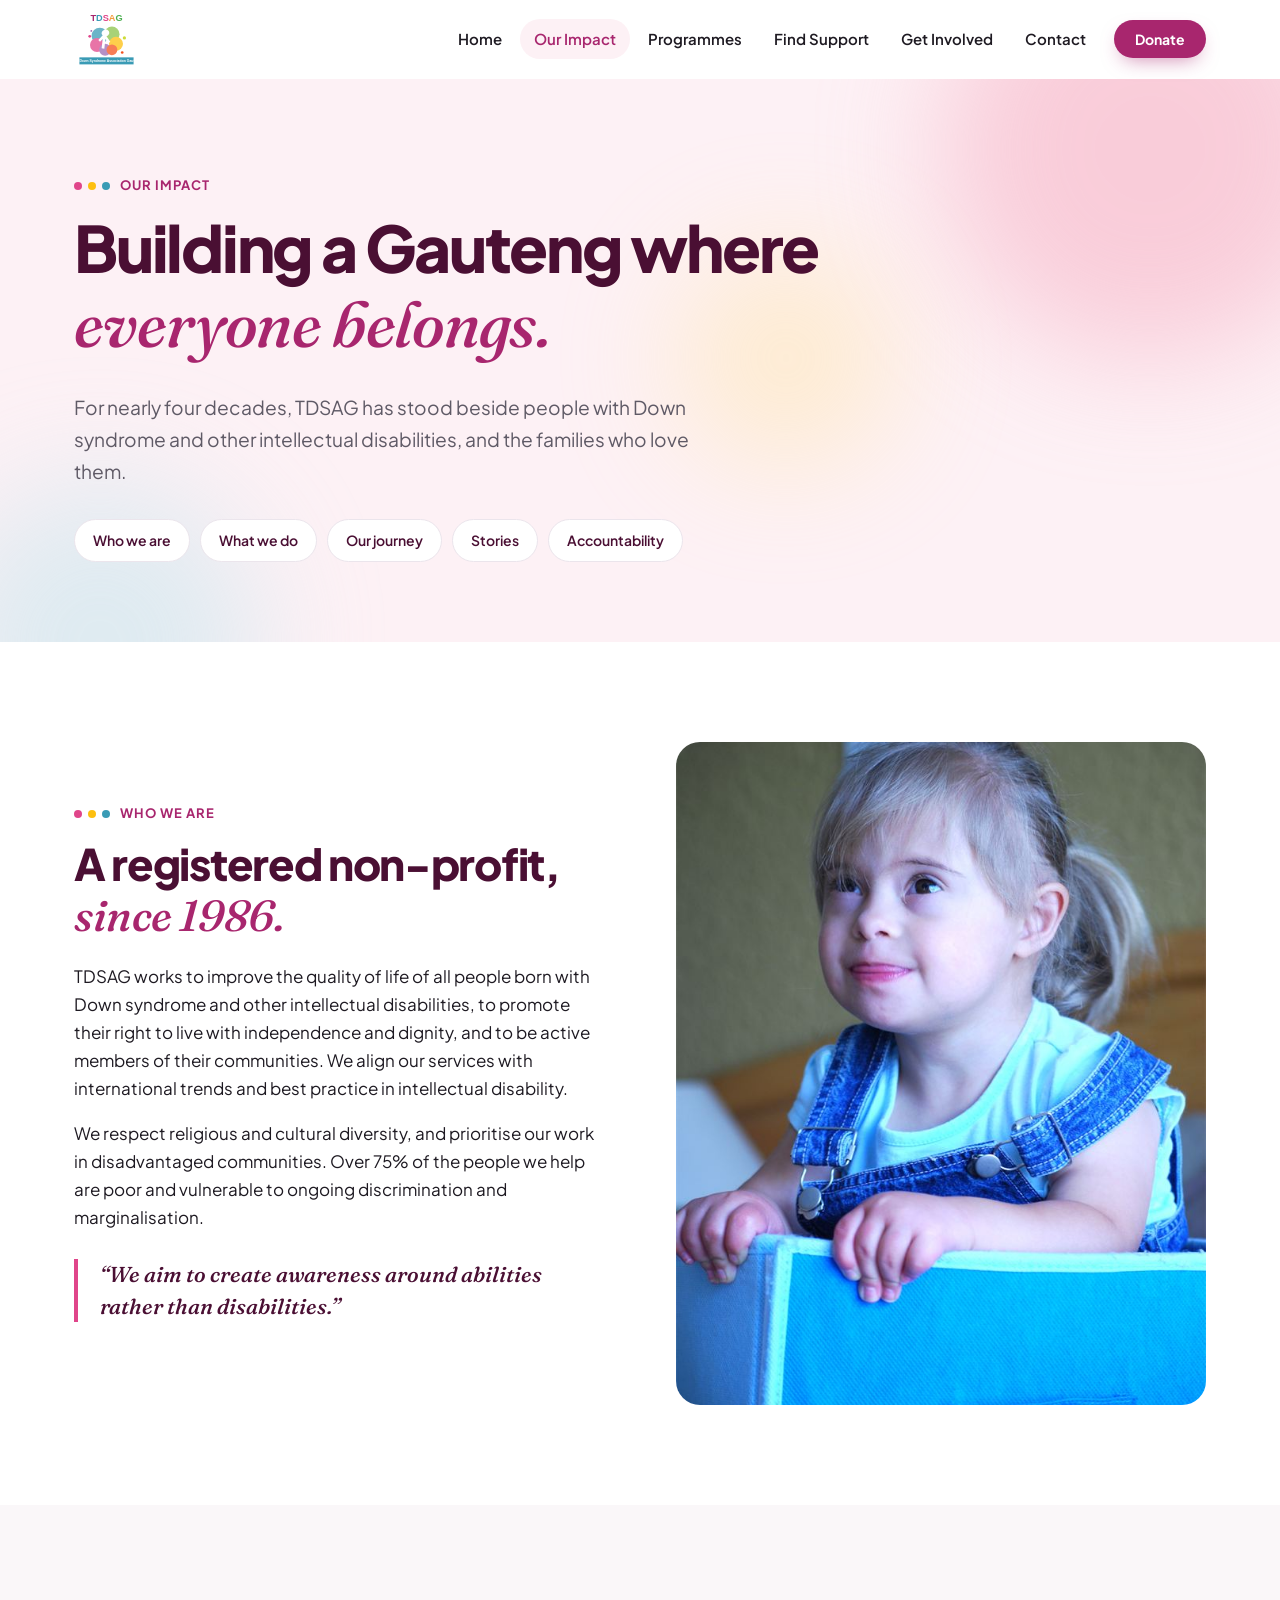
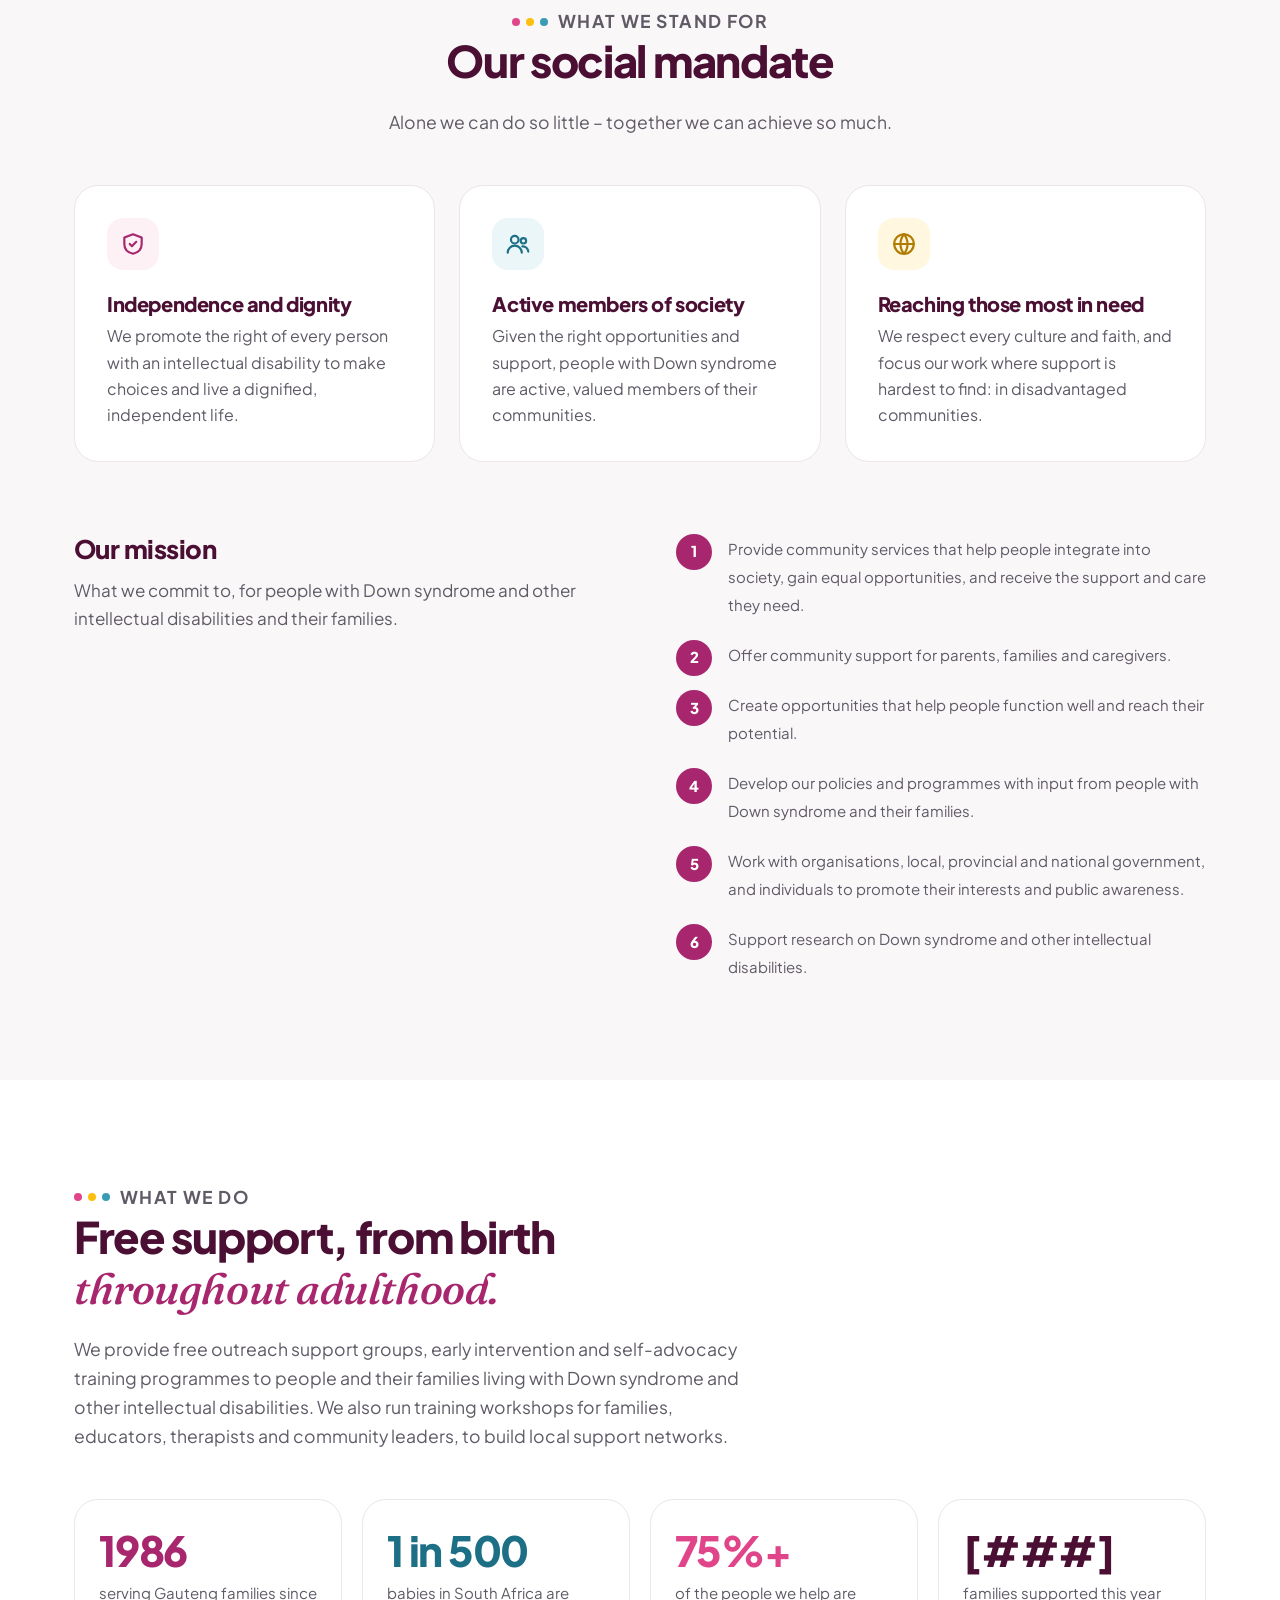
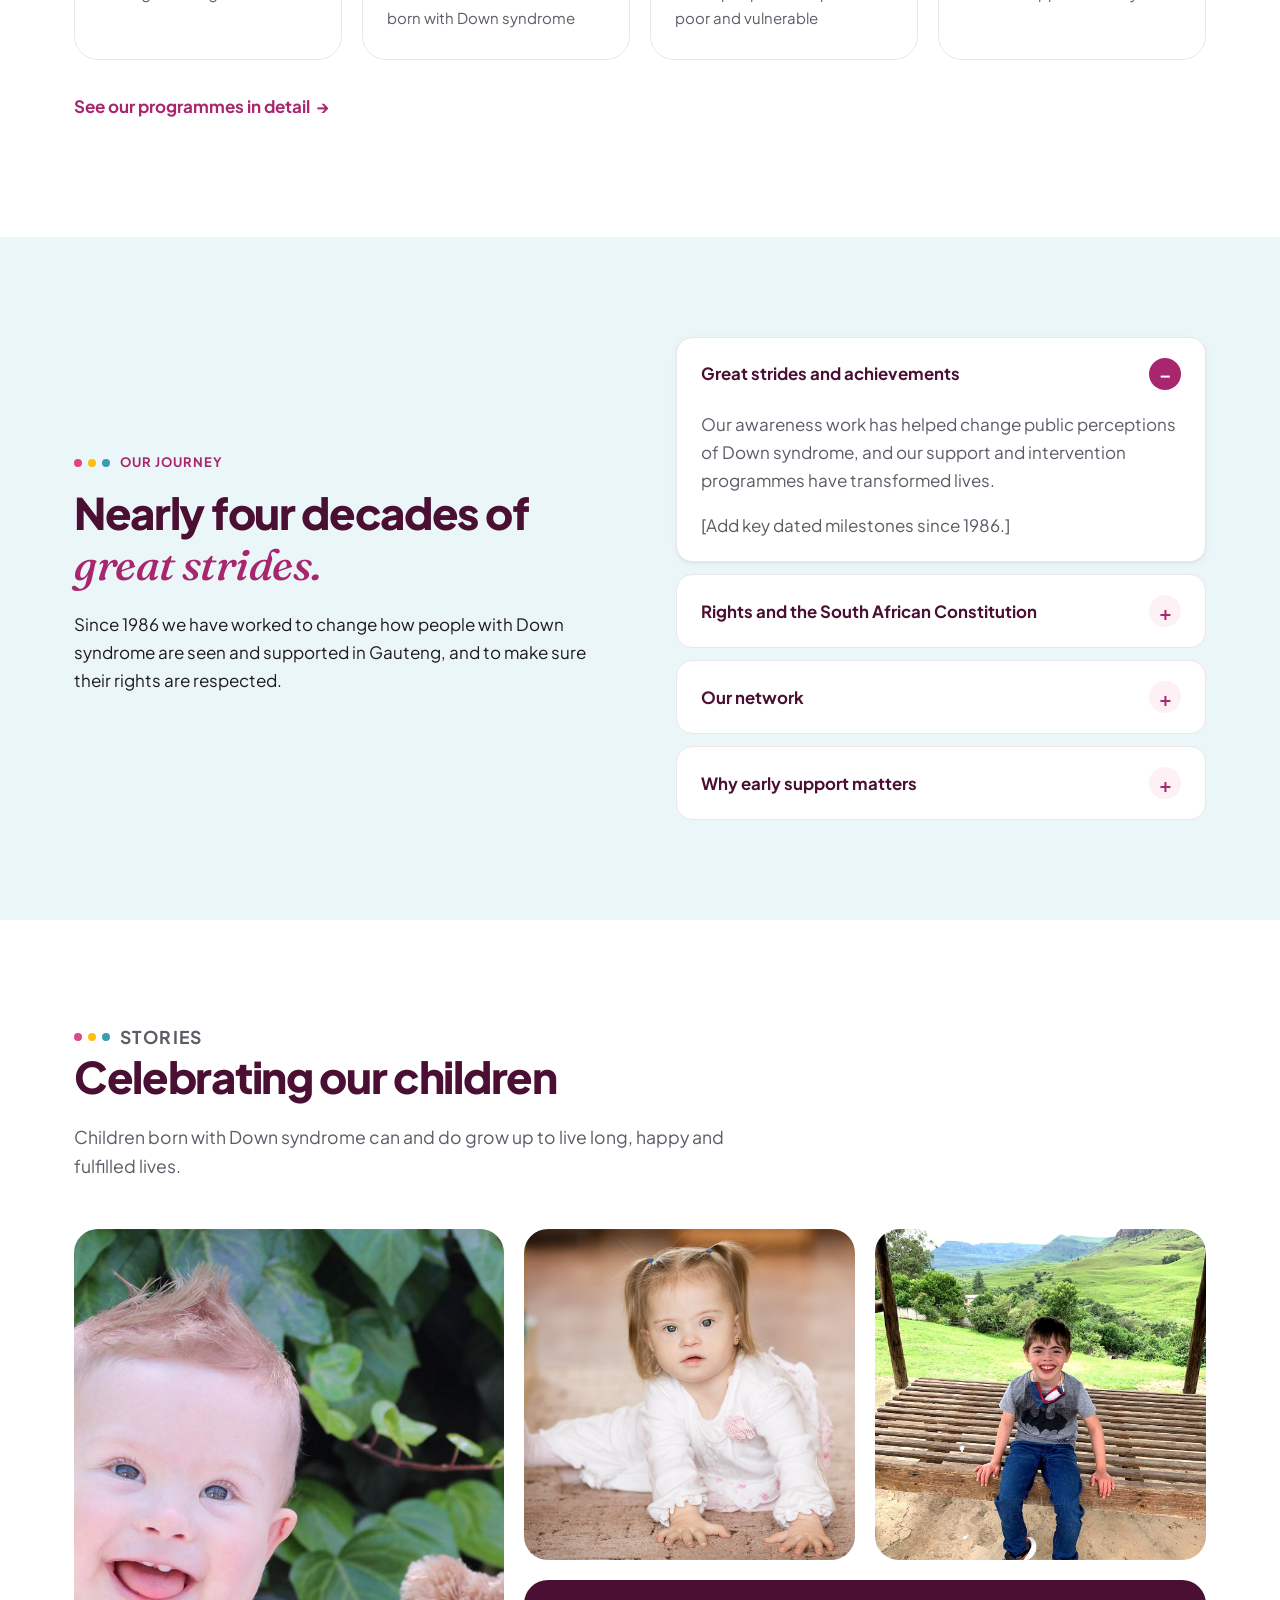
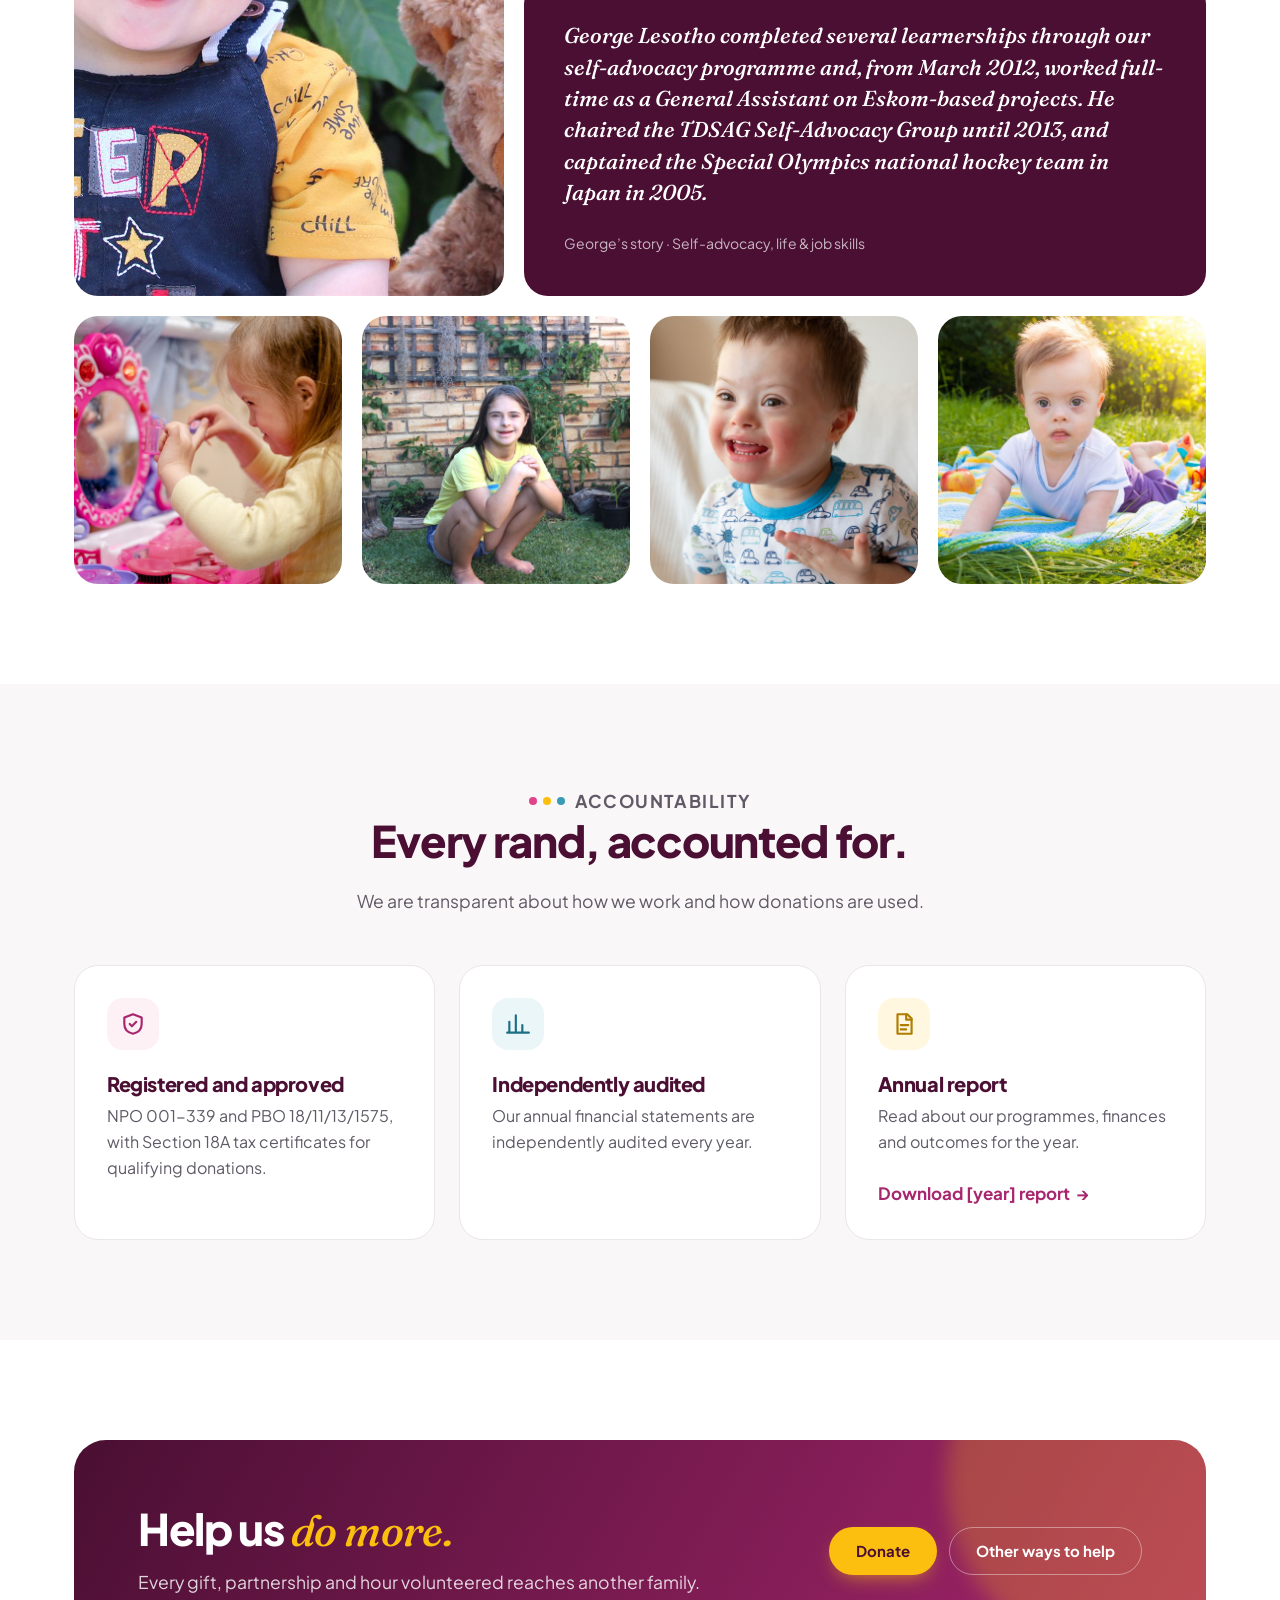
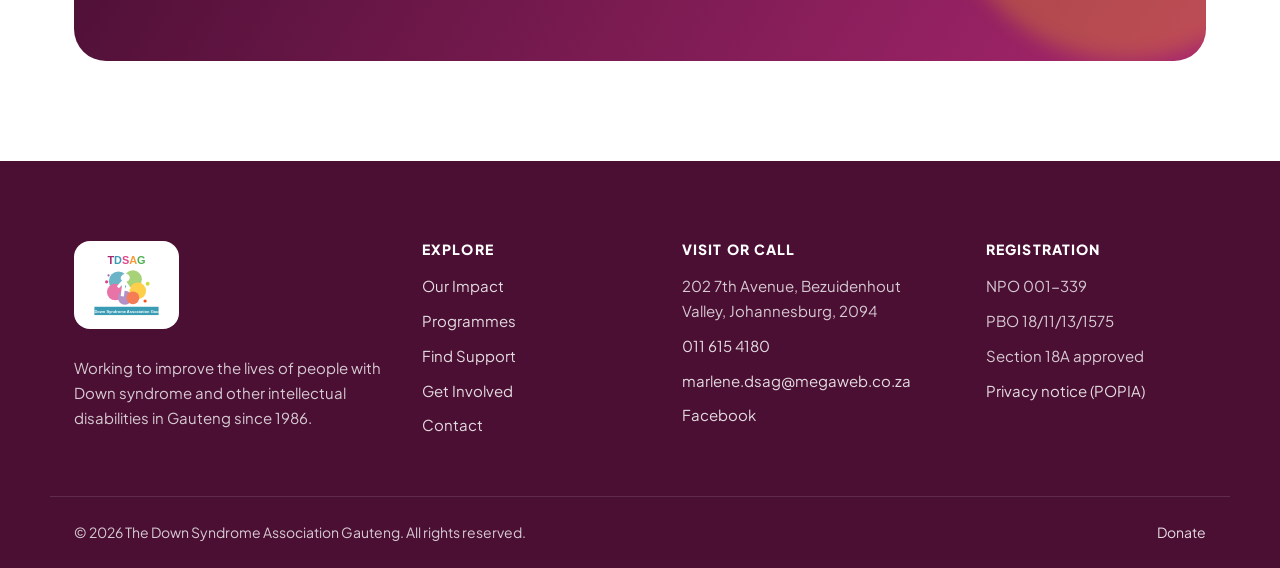
<file: impact.html>
<!DOCTYPE html>
<html lang="en-ZA">
<head>
  <meta charset="UTF-8">
  <meta name="viewport" content="width=device-width, initial-scale=1">
  <title>Our Impact | The Down Syndrome Association Gauteng</title>
  <meta name="description" content="Who TDSAG is, the work we do, and the difference we have made for people with Down syndrome and their families in Gauteng since 1986.">
  <link rel="icon" href="assets/img/logo.svg" type="image/svg+xml">
  <link rel="preconnect" href="https://fonts.googleapis.com">
  <link rel="preconnect" href="https://fonts.gstatic.com" crossorigin>
  <link href="https://fonts.googleapis.com/css2?family=Fraunces:ital,opsz,wght@1,9..144,500&family=Plus+Jakarta+Sans:wght@400;500;600;700;800&display=swap" rel="stylesheet">
  <link rel="stylesheet" href="css/styles.css">
  <script>document.documentElement.classList.add("js");</script>
</head>
<body>
  <a class="skip-link" href="#main">Skip to content</a>

  <header class="site-header">
    <div class="container">
      <a class="logo" href="index.html"><img src="assets/img/logo.svg" alt="TDSAG – The Down Syndrome Association Gauteng, home"></a>
      <button class="nav-toggle" aria-expanded="false" aria-controls="site-nav" aria-label="Open menu">
        <svg viewBox="0 0 24 24" fill="none" stroke="currentColor" stroke-width="2.5" stroke-linecap="round"><path d="M4 7h16M4 12h16M4 17h16"/></svg>
      </button>
      <nav id="site-nav" class="nav" aria-label="Main">
        <a href="index.html">Home</a>
        <a href="impact.html" aria-current="page">Our Impact</a>
        <a href="programmes.html">Programmes</a>
        <a href="find-support.html">Find Support</a>
        <a href="get-involved.html">Get Involved</a>
        <a href="contact.html">Contact</a>
        <a class="btn btn-primary btn-sm" href="donate.html">Donate</a>
      </nav>
    </div>
  </header>

  <main id="main">
    <section class="page-hero">
      <div class="blobs" aria-hidden="true"><span></span><span></span><span></span></div>
      <div class="container">
        <p class="eyebrow">Our impact</p>
        <h1>Building a Gauteng where <em>everyone belongs.</em></h1>
        <p class="lead">For nearly four decades, TDSAG has stood beside people with Down syndrome and other intellectual disabilities, and the families who love them.</p>
        <div class="jump-links">
          <a href="#who-we-are">Who we are</a>
          <a href="#what-we-do">What we do</a>
          <a href="#journey">Our journey</a>
          <a href="#stories">Stories</a>
          <a href="#accountability">Accountability</a>
        </div>
      </div>
    </section>

    <!-- Who we are -->
    <section class="section" id="who-we-are">
      <div class="container split reveal">
        <div>
          <p class="eyebrow">Who we are</p>
          <h2>A registered non-profit, <em>since 1986.</em></h2>
          <p>TDSAG works to improve the quality of life of all people born with Down syndrome and other intellectual disabilities, to promote their right to live with independence and dignity, and to be active members of their communities. We align our services with international trends and best practice in intellectual disability.</p>
          <p>We respect religious and cultural diversity, and prioritise our work in disadvantaged communities. Over 75% of the people we help are poor and vulnerable to ongoing discrimination and marginalisation.</p>
          <blockquote class="pull-quote">“We aim to create awareness around abilities rather than disabilities.”</blockquote>
        </div>
        <img class="photo photo-portrait" src="assets/img/photos/girl-in-blue-box.jpg" alt="A little girl with Down syndrome peeking over a blue toy box" loading="lazy">
      </div>
    </section>

    <!-- Values -->
    <section class="section section--soft">
      <div class="container">
        <div class="section-head section-head--center reveal">
          <p class="eyebrow">What we stand for</p>
          <h2>Our social mandate</h2>
          <p>Alone we can do so little – together we can achieve so much.</p>
        </div>
        <div class="grid-3 reveal">
          <article class="card">
            <div class="card-icon"><svg viewBox="0 0 24 24" fill="none" stroke="currentColor" stroke-width="2" stroke-linecap="round" stroke-linejoin="round" aria-hidden="true"><path d="M12 3 4 6v6c0 5 3.5 8 8 9 4.5-1 8-4 8-9V6z"/><path d="m9 12 2 2 4-4"/></svg></div>
            <h3>Independence and dignity</h3>
            <p>We promote the right of every person with an intellectual disability to make choices and live a dignified, independent life.</p>
          </article>
          <article class="card">
            <div class="card-icon card-icon--teal"><svg viewBox="0 0 24 24" fill="none" stroke="currentColor" stroke-width="2" stroke-linecap="round" stroke-linejoin="round" aria-hidden="true"><circle cx="9" cy="8" r="3.5"/><path d="M2.5 20a6.5 6.5 0 0 1 13 0"/><circle cx="17" cy="9" r="2.5"/><path d="M16 14.2a5 5 0 0 1 5.5 4.8"/></svg></div>
            <h3>Active members of society</h3>
            <p>Given the right opportunities and support, people with Down syndrome are active, valued members of their communities.</p>
          </article>
          <article class="card">
            <div class="card-icon card-icon--yellow"><svg viewBox="0 0 24 24" fill="none" stroke="currentColor" stroke-width="2" stroke-linecap="round" stroke-linejoin="round" aria-hidden="true"><circle cx="12" cy="12" r="9"/><path d="M3 12h18M12 3a14 14 0 0 1 0 18M12 3a14 14 0 0 0 0 18"/></svg></div>
            <h3>Reaching those most in need</h3>
            <p>We respect every culture and faith, and focus our work where support is hardest to find: in disadvantaged communities.</p>
          </article>
        </div>

        <div class="split reveal" style="margin-top:72px;align-items:start">
          <div>
            <h3 style="font-size:1.6rem">Our mission</h3>
            <p style="color:var(--muted)">What we commit to, for people with Down syndrome and other intellectual disabilities and their families.</p>
          </div>
          <ol class="steps">
            <li><span>Provide community services that help people integrate into society, gain equal opportunities, and receive the support and care they need.</span></li>
            <li><span>Offer community support for parents, families and caregivers.</span></li>
            <li><span>Create opportunities that help people function well and reach their potential.</span></li>
            <li><span>Develop our policies and programmes with input from people with Down syndrome and their families.</span></li>
            <li><span>Work with organisations, local, provincial and national government, and individuals to promote their interests and public awareness.</span></li>
            <li><span>Support research on Down syndrome and other intellectual disabilities.</span></li>
          </ol>
        </div>
      </div>
    </section>

    <!-- What we do + stats -->
    <section class="section" id="what-we-do">
      <div class="container">
        <div class="section-head reveal">
          <p class="eyebrow">What we do</p>
          <h2>Free support, from birth <em>throughout adulthood.</em></h2>
          <p>We provide free outreach support groups, early intervention and self-advocacy training programmes to people and their families living with Down syndrome and other intellectual disabilities. We also run training workshops for families, educators, therapists and community leaders, to build local support networks.</p>
        </div>
        <div class="stats reveal">
          <div class="stat"><span class="stat-value">1986</span><p>serving Gauteng families since</p></div>
          <div class="stat"><span class="stat-value">1 in 500</span><p>babies in South Africa are born with Down syndrome</p></div>
          <div class="stat"><span class="stat-value">75%+</span><p>of the people we help are poor and vulnerable</p></div>
          <div class="stat"><span class="stat-value">[###]</span><p>families supported this year</p></div>
        </div>
        <p class="reveal" style="margin-top:32px"><a class="link-arrow" href="programmes.html">See our programmes in detail</a></p>
      </div>
    </section>

    <!-- Journey -->
    <section class="section section--teal" id="journey">
      <div class="container split reveal">
        <div>
          <p class="eyebrow">Our journey</p>
          <h2>Nearly four decades of <em>great strides.</em></h2>
          <p>Since 1986 we have worked to change how people with Down syndrome are seen and supported in Gauteng, and to make sure their rights are respected.</p>
        </div>
        <div class="accordion">
          <div class="accordion-item">
            <h3><button class="accordion-trigger" aria-expanded="true" aria-controls="acc-1">Great strides and achievements</button></h3>
            <div class="accordion-panel" id="acc-1">
              <p>Our awareness work has helped change public perceptions of Down syndrome, and our support and intervention programmes have transformed lives.</p>
              <p>[Add key dated milestones since 1986.]</p>
            </div>
          </div>
          <div class="accordion-item">
            <h3><button class="accordion-trigger" aria-expanded="false" aria-controls="acc-2">Rights and the South African Constitution</button></h3>
            <div class="accordion-panel" id="acc-2" hidden>
              <p>We work in the spirit of the UN Convention on the Rights of the Child and the UN Convention on the Rights of Persons with Disabilities, which South Africa ratified in 2007. That commits the country to removing barriers to inclusion, including effective early intervention and employment opportunities.</p>
              <p>The Constitution strives to build an inclusive mindset towards all vulnerable people, and the Promotion of Equality and Prevention of Unfair Discrimination Act and the Employment Equity Act reinforce equal opportunities for people with disabilities. Our programmes also align with the White Paper on the Rights of Persons with Disabilities (2015).</p>
            </div>
          </div>
          <div class="accordion-item">
            <h3><button class="accordion-trigger" aria-expanded="false" aria-controls="acc-4">Our network</button></h3>
            <div class="accordion-panel" id="acc-4" hidden>
              <p>We work alongside local government, public and private care professionals, academic institutions including Schools of Specialised Education, and international intellectual disability organisations.</p>
            </div>
          </div>
          <div class="accordion-item">
            <h3><button class="accordion-trigger" aria-expanded="false" aria-controls="acc-3">Why early support matters</button></h3>
            <div class="accordion-panel" id="acc-3" hidden>
              <p>In South Africa, Down syndrome is still culturally stigmatised. Some parents are led to believe their child’s disability is their fault, and children miss out on education and health care. Early support changes that.</p>
              <p><a class="link-arrow" href="campaign-early-intervention.html">See our early intervention campaign</a></p>
            </div>
          </div>
        </div>
      </div>
    </section>

    <!-- Stories -->
    <section class="section" id="stories">
      <div class="container">
        <div class="section-head reveal">
          <p class="eyebrow">Stories</p>
          <h2>Celebrating our children</h2>
          <p>Children born with Down syndrome can and do grow up to live long, happy and fulfilled lives.</p>
        </div>
        <div class="gallery-grid reveal">
          <img class="photo" style="object-position:28% center" src="assets/img/photos/baby-with-teddy.jpg" alt="A smiling baby with Down syndrome next to a teddy bear" loading="lazy">
          <img class="photo" src="assets/img/photos/toddler-on-carpet.jpg" alt="A toddler with Down syndrome crawling on a carpet" loading="lazy">
          <img class="photo" src="assets/img/photos/boy-mountains.jpg" alt="A boy with Down syndrome smiling on a bench with mountains behind him" loading="lazy">
          <figure class="testimonial" style="grid-column: span 2">
            <blockquote>George Lesotho completed several learnerships through our self-advocacy programme and, from March 2012, worked full-time as a General Assistant on Eskom-based projects. He chaired the TDSAG Self-Advocacy Group until 2013, and captained the Special Olympics national hockey team in Japan in 2005.</blockquote>
            <figcaption><cite>George’s story · Self-advocacy, life &amp; job skills</cite></figcaption>
          </figure>
        </div>
        <div class="gallery-row reveal">
          <img class="photo" src="assets/img/photos/girl-playing-mirror.jpg" alt="A girl with Down syndrome playing with a toy dressing table" loading="lazy">
          <img class="photo" src="assets/img/photos/girl-in-garden.jpg" alt="A girl with Down syndrome crouching in a garden" loading="lazy">
          <img class="photo" src="assets/img/photos/boy-laughing.jpg" alt="A young boy with Down syndrome laughing" loading="lazy">
          <img class="photo" src="assets/img/photos/baby-on-grass.jpg" alt="A baby with Down syndrome lying on a blanket on the grass" loading="lazy">
        </div>
      </div>
    </section>

    <!-- Accountability -->
    <section class="section section--soft" id="accountability">
      <div class="container">
        <div class="section-head section-head--center reveal">
          <p class="eyebrow">Accountability</p>
          <h2>Every rand, accounted for.</h2>
          <p>We are transparent about how we work and how donations are used.</p>
        </div>
        <div class="grid-3 reveal">
          <article class="card">
            <div class="card-icon"><svg viewBox="0 0 24 24" fill="none" stroke="currentColor" stroke-width="2" stroke-linecap="round" stroke-linejoin="round" aria-hidden="true"><path d="M12 3 4 6v6c0 5 3.5 8 8 9 4.5-1 8-4 8-9V6z"/><path d="m9 12 2 2 4-4"/></svg></div>
            <h3>Registered and approved</h3>
            <p>NPO 001-339 and PBO 18/11/13/1575, with Section 18A tax certificates for qualifying donations.</p>
          </article>
          <article class="card">
            <div class="card-icon card-icon--teal"><svg viewBox="0 0 24 24" fill="none" stroke="currentColor" stroke-width="2" stroke-linecap="round" stroke-linejoin="round" aria-hidden="true"><path d="M4 20V10M10 20V4M16 20v-7M22 20H2"/></svg></div>
            <h3>Independently audited</h3>
            <p>Our annual financial statements are independently audited every year.</p>
          </article>
          <article class="card">
            <div class="card-icon card-icon--yellow"><svg viewBox="0 0 24 24" fill="none" stroke="currentColor" stroke-width="2" stroke-linecap="round" stroke-linejoin="round" aria-hidden="true"><path d="M6 3h9l4 4v14H6z"/><path d="M14 3v5h5"/><path d="M9 13h7M9 17h5"/></svg></div>
            <h3>Annual report</h3>
            <p>Read about our programmes, finances and outcomes for the year.</p>
            <a class="link-arrow" href="#">Download [year] report</a>
          </article>
        </div>
      </div>
    </section>

    <!-- CTA -->
    <section class="section">
      <div class="container">
        <div class="cta-band reveal">
          <div>
            <h2>Help us <em>do more.</em></h2>
            <p>Every gift, partnership and hour volunteered reaches another family.</p>
          </div>
          <div class="hero-actions">
            <a class="btn btn-yellow" href="donate.html">Donate</a>
            <a class="btn btn-ghost-light" href="get-involved.html">Other ways to help</a>
          </div>
        </div>
      </div>
    </section>
  </main>

  <footer class="site-footer">
    <div class="container footer-grid">
      <div>
        <a class="footer-logo" href="index.html"><img src="assets/img/logo.svg" alt="TDSAG home"></a>
        <p>Working to improve the lives of people with Down syndrome and other intellectual disabilities in Gauteng since 1986.</p>
      </div>
      <div>
        <h4>Explore</h4>
        <ul>
          <li><a href="impact.html">Our Impact</a></li>
          <li><a href="programmes.html">Programmes</a></li>
          <li><a href="find-support.html">Find Support</a></li>
          <li><a href="get-involved.html">Get Involved</a></li>
          <li><a href="contact.html">Contact</a></li>
        </ul>
      </div>
      <div>
        <h4>Visit or call</h4>
        <ul>
          <li>202 7th Avenue, Bezuidenhout Valley, Johannesburg, 2094</li>
          <li><a href="tel:+27116154180">011 615 4180</a></li>
          <li><a href="mailto:marlene.dsag@megaweb.co.za">marlene.dsag@megaweb.co.za</a></li>
          <li><a href="https://www.facebook.com/TDSAG.SA/" rel="noopener">Facebook</a></li>
        </ul>
      </div>
      <div>
        <h4>Registration</h4>
        <ul>
          <li>NPO 001-339</li>
          <li>PBO 18/11/13/1575</li>
          <li>Section 18A approved</li>
          <li><a href="#">Privacy notice (POPIA)</a></li>
        </ul>
      </div>
    </div>
    <div class="container footer-bottom">
      <span>© <span class="js-year">2026</span> The Down Syndrome Association Gauteng. All rights reserved.</span>
      <a href="donate.html">Donate</a>
    </div>
  </footer>

  <script src="js/main.js"></script>
</body>
</html>
</file>
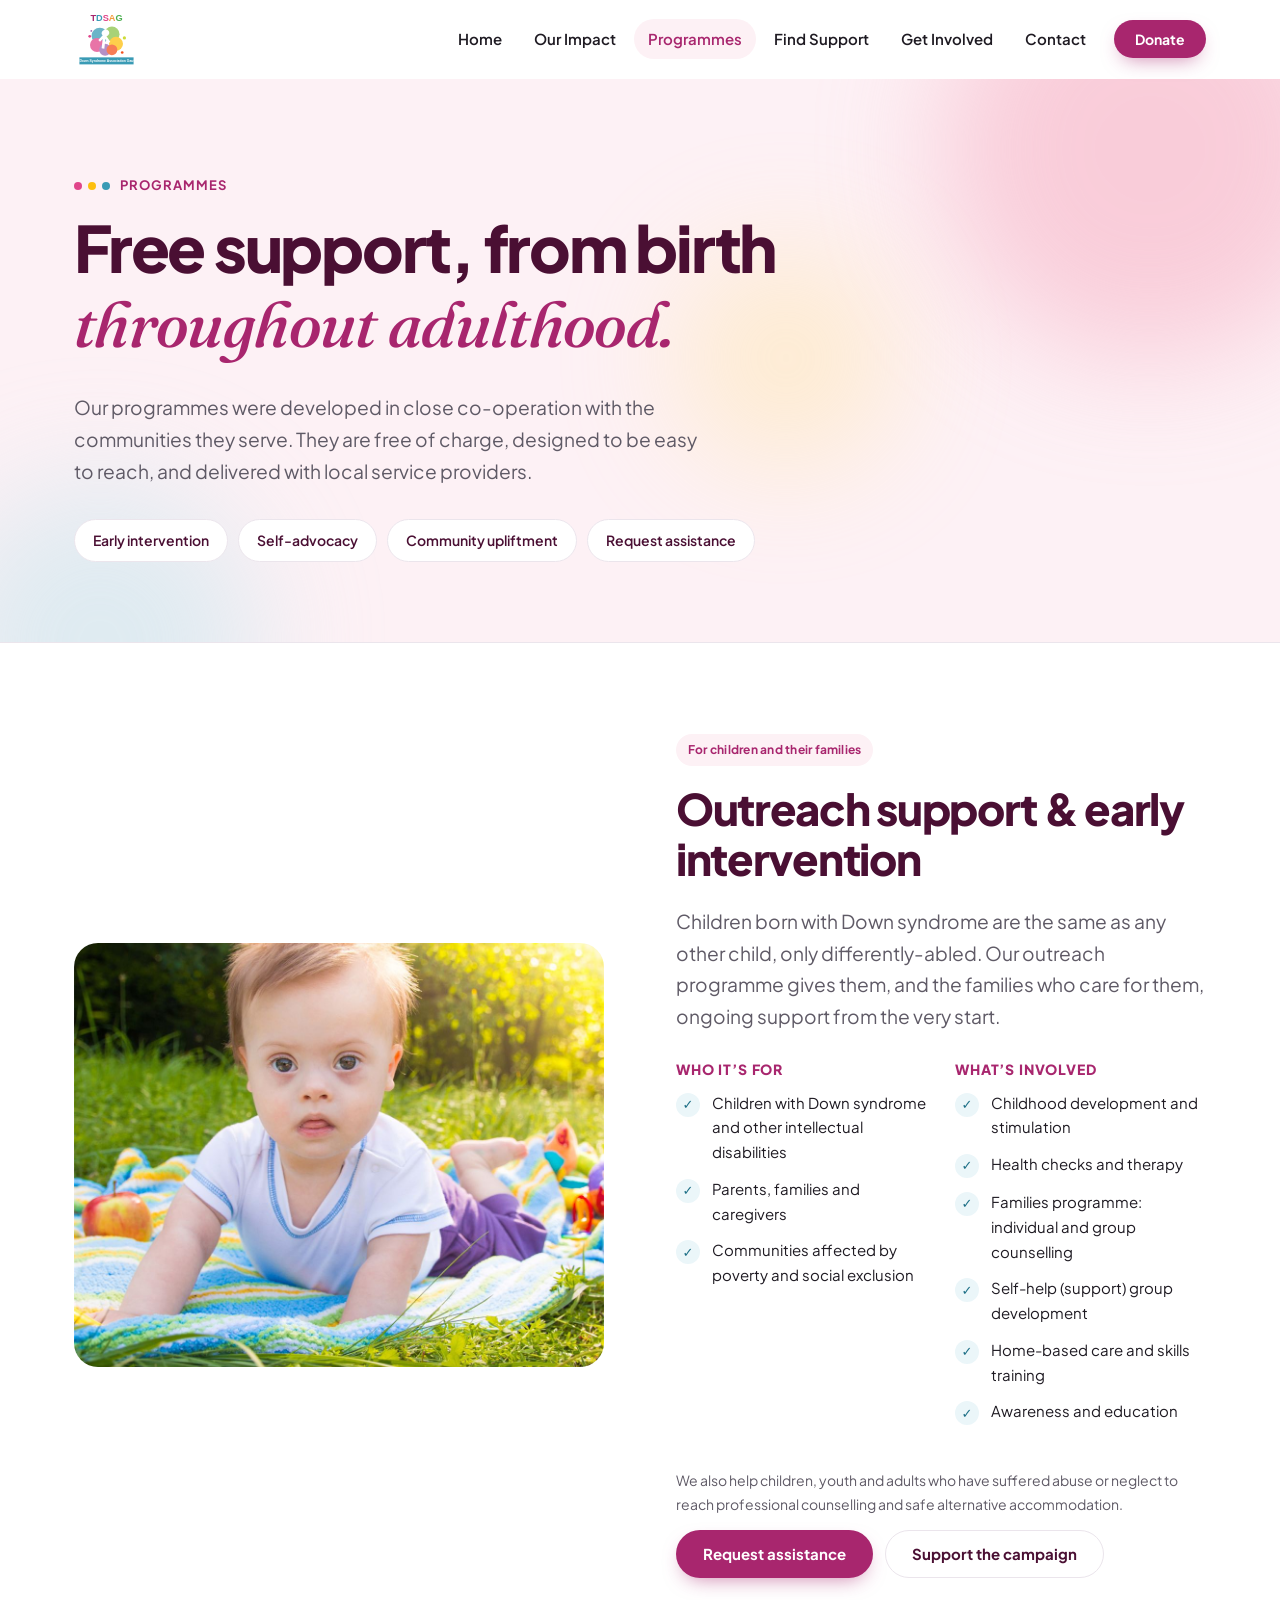
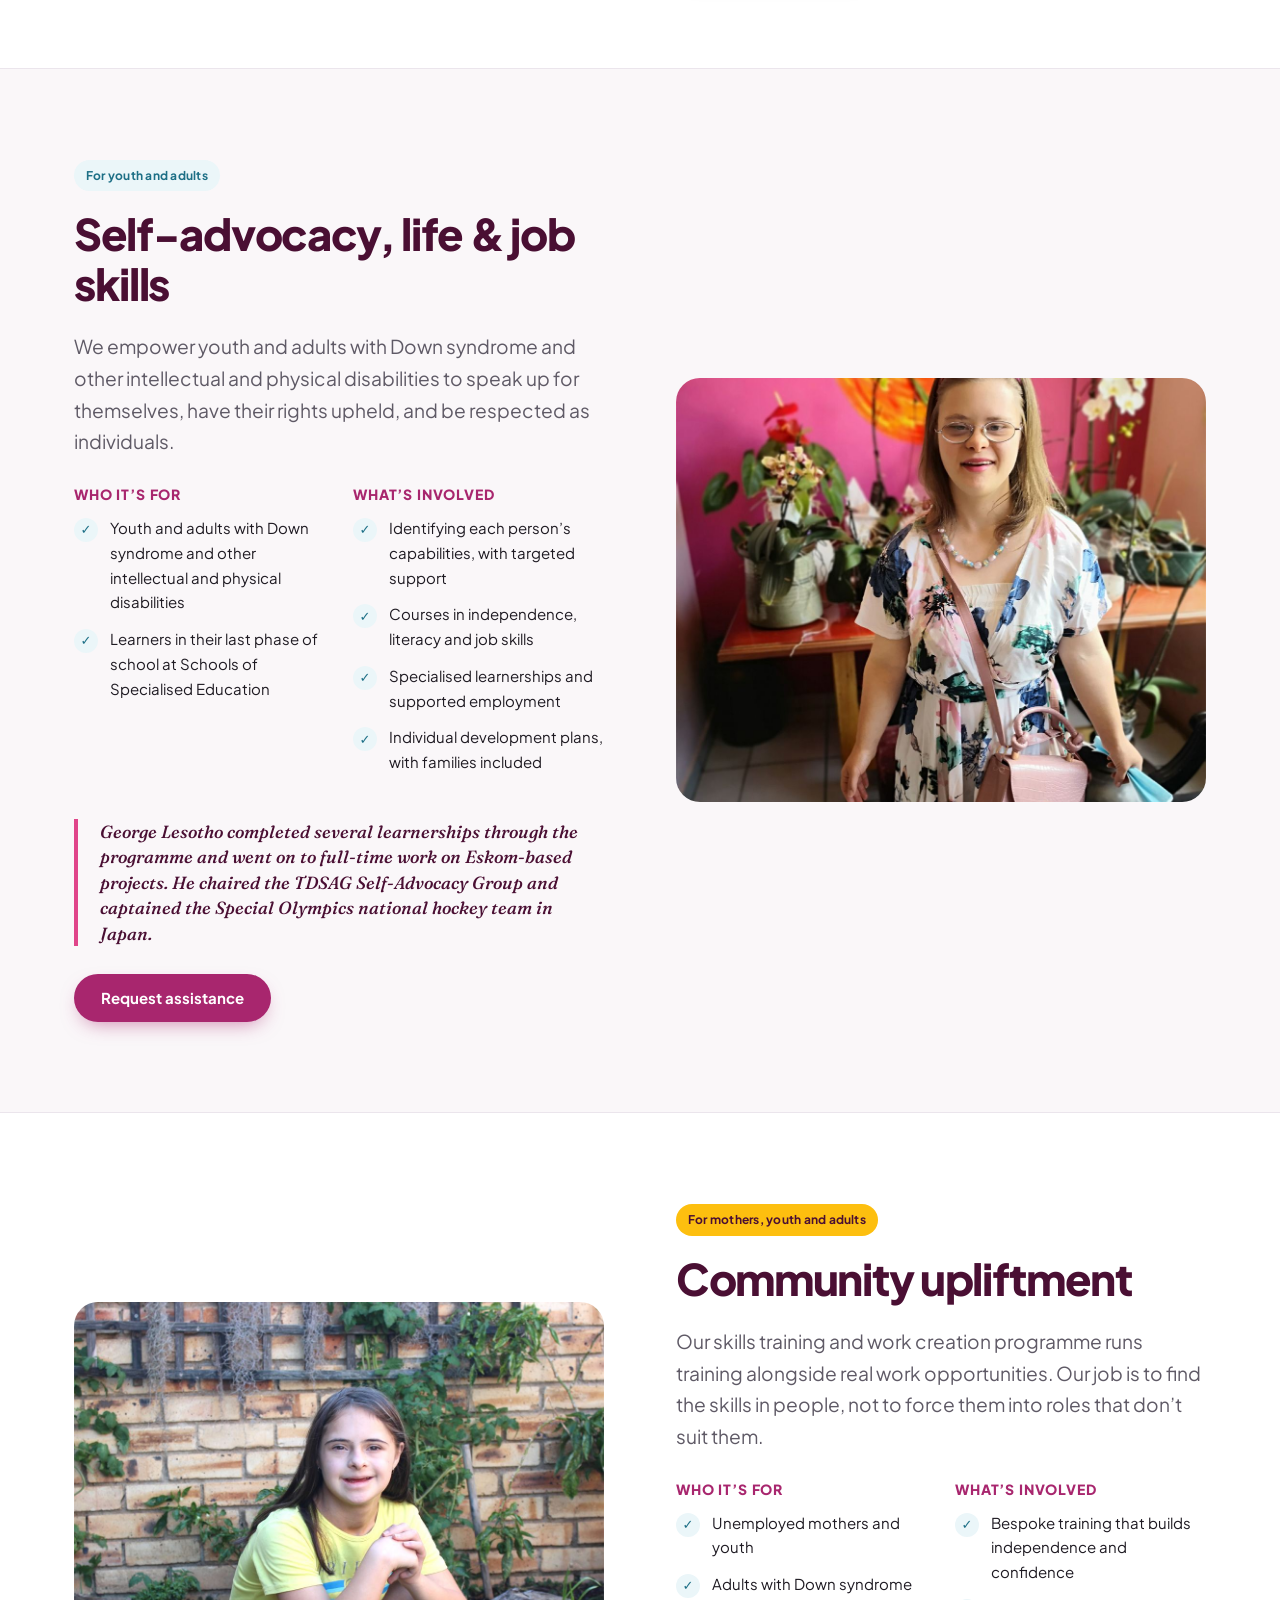
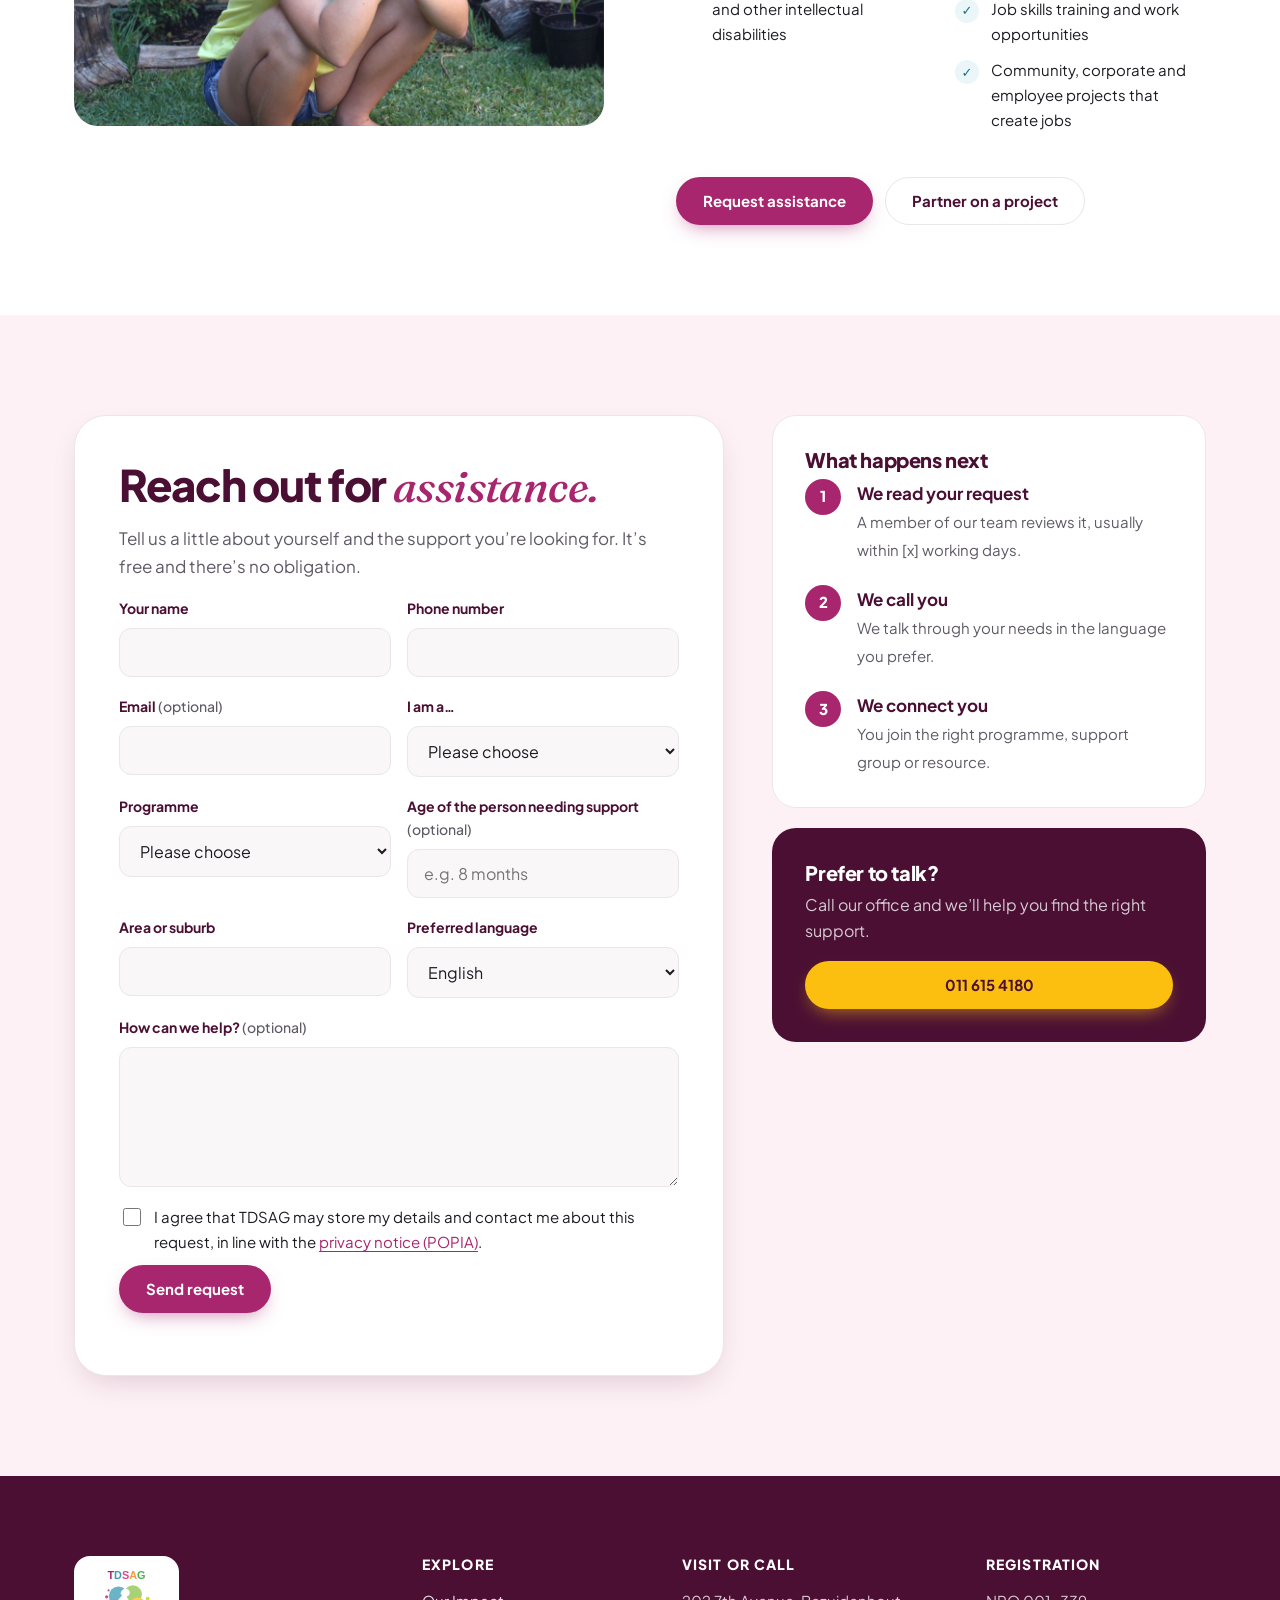
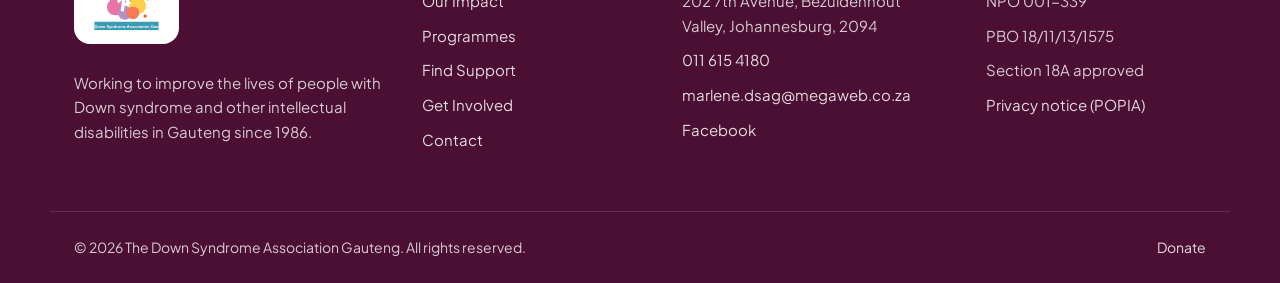
<file: programmes.html>
<!DOCTYPE html>
<html lang="en-ZA">
<head>
  <meta charset="UTF-8">
  <meta name="viewport" content="width=device-width, initial-scale=1">
  <title>Programmes | The Down Syndrome Association Gauteng</title>
  <meta name="description" content="TDSAG's free Outreach Support and Early Intervention, Self-Advocacy, and Community Upliftment programmes, and how to ask for assistance.">
  <link rel="icon" href="assets/img/logo.svg" type="image/svg+xml">
  <link rel="preconnect" href="https://fonts.googleapis.com">
  <link rel="preconnect" href="https://fonts.gstatic.com" crossorigin>
  <link href="https://fonts.googleapis.com/css2?family=Fraunces:ital,opsz,wght@1,9..144,500&family=Plus+Jakarta+Sans:wght@400;500;600;700;800&display=swap" rel="stylesheet">
  <link rel="stylesheet" href="css/styles.css">
  <script>document.documentElement.classList.add("js");</script>
</head>
<body>
  <a class="skip-link" href="#main">Skip to content</a>

  <header class="site-header">
    <div class="container">
      <a class="logo" href="index.html"><img src="assets/img/logo.svg" alt="TDSAG – The Down Syndrome Association Gauteng, home"></a>
      <button class="nav-toggle" aria-expanded="false" aria-controls="site-nav" aria-label="Open menu">
        <svg viewBox="0 0 24 24" fill="none" stroke="currentColor" stroke-width="2.5" stroke-linecap="round"><path d="M4 7h16M4 12h16M4 17h16"/></svg>
      </button>
      <nav id="site-nav" class="nav" aria-label="Main">
        <a href="index.html">Home</a>
        <a href="impact.html">Our Impact</a>
        <a href="programmes.html" aria-current="page">Programmes</a>
        <a href="find-support.html">Find Support</a>
        <a href="get-involved.html">Get Involved</a>
        <a href="contact.html">Contact</a>
        <a class="btn btn-primary btn-sm" href="donate.html">Donate</a>
      </nav>
    </div>
  </header>

  <main id="main">
    <section class="page-hero">
      <div class="blobs" aria-hidden="true"><span></span><span></span><span></span></div>
      <div class="container">
        <p class="eyebrow">Programmes</p>
        <h1>Free support, from birth <em>throughout adulthood.</em></h1>
        <p class="lead">Our programmes were developed in close co-operation with the communities they serve. They are free of charge, designed to be easy to reach, and delivered with local service providers.</p>
        <div class="jump-links">
          <a href="#early-intervention">Early intervention</a>
          <a href="#self-advocacy">Self-advocacy</a>
          <a href="#community-upliftment">Community upliftment</a>
          <a href="#request-assistance">Request assistance</a>
        </div>
      </div>
    </section>

    <!-- Early intervention -->
    <section class="programme-block" id="early-intervention">
      <div class="container split reveal">
        <img class="photo" src="assets/img/photos/baby-on-grass.jpg" alt="A baby with Down syndrome lying on a blanket on the grass" loading="lazy">
        <div>
          <span class="pill">For children and their families</span>
          <h2>Outreach support &amp; early intervention</h2>
          <p class="lead">Children born with Down syndrome are the same as any other child, only differently-abled. Our outreach programme gives them, and the families who care for them, ongoing support from the very start.</p>
          <div class="programme-meta">
            <div>
              <h4>Who it’s for</h4>
              <ul class="ticks">
                <li>Children with Down syndrome and other intellectual disabilities</li>
                <li>Parents, families and caregivers</li>
                <li>Communities affected by poverty and social exclusion</li>
              </ul>
            </div>
            <div>
              <h4>What’s involved</h4>
              <ul class="ticks">
                <li>Childhood development and stimulation</li>
                <li>Health checks and therapy</li>
                <li>Families programme: individual and group counselling</li>
                <li>Self-help (support) group development</li>
                <li>Home-based care and skills training</li>
                <li>Awareness and education</li>
              </ul>
            </div>
          </div>
          <p class="note">We also help children, youth and adults who have suffered abuse or neglect to reach professional counselling and safe alternative accommodation.</p>
          <div class="programme-actions">
            <a class="btn btn-primary" href="?programme=early-intervention#request-assistance">Request assistance</a>
            <a class="btn btn-outline" href="campaign-early-intervention.html">Support the campaign</a>
          </div>
        </div>
      </div>
    </section>

    <!-- Self-advocacy -->
    <section class="programme-block section--soft" id="self-advocacy">
      <div class="container split split--reverse reveal">
        <img class="photo" src="assets/img/photos/young-woman-smiling.jpg" alt="A young woman with Down syndrome in a floral dress, smiling" loading="lazy">
        <div>
          <span class="pill pill--teal">For youth and adults</span>
          <h2>Self-advocacy, life &amp; job skills</h2>
          <p class="lead">We empower youth and adults with Down syndrome and other intellectual and physical disabilities to speak up for themselves, have their rights upheld, and be respected as individuals.</p>
          <div class="programme-meta">
            <div>
              <h4>Who it’s for</h4>
              <ul class="ticks">
                <li>Youth and adults with Down syndrome and other intellectual and physical disabilities</li>
                <li>Learners in their last phase of school at Schools of Specialised Education</li>
              </ul>
            </div>
            <div>
              <h4>What’s involved</h4>
              <ul class="ticks">
                <li>Identifying each person’s capabilities, with targeted support</li>
                <li>Courses in independence, literacy and job skills</li>
                <li>Specialised learnerships and supported employment</li>
                <li>Individual development plans, with families included</li>
              </ul>
            </div>
          </div>
          <blockquote class="pull-quote" style="font-size:1.1rem">George Lesotho completed several learnerships through the programme and went on to full-time work on Eskom-based projects. He chaired the TDSAG Self-Advocacy Group and captained the Special Olympics national hockey team in Japan.</blockquote>
          <div class="programme-actions">
            <a class="btn btn-primary" href="?programme=self-advocacy#request-assistance">Request assistance</a>
          </div>
        </div>
      </div>
    </section>

    <!-- Community upliftment -->
    <section class="programme-block" id="community-upliftment">
      <div class="container split reveal">
        <img class="photo" src="assets/img/photos/girl-in-garden.jpg" alt="A girl with Down syndrome crouching in a garden" loading="lazy">
        <div>
          <span class="pill pill--yellow">For mothers, youth and adults</span>
          <h2>Community upliftment</h2>
          <p class="lead">Our skills training and work creation programme runs training alongside real work opportunities. Our job is to find the skills in people, not to force them into roles that don’t suit them.</p>
          <div class="programme-meta">
            <div>
              <h4>Who it’s for</h4>
              <ul class="ticks">
                <li>Unemployed mothers and youth</li>
                <li>Adults with Down syndrome and other intellectual disabilities</li>
              </ul>
            </div>
            <div>
              <h4>What’s involved</h4>
              <ul class="ticks">
                <li>Bespoke training that builds independence and confidence</li>
                <li>Job skills training and work opportunities</li>
                <li>Community, corporate and employee projects that create jobs</li>
              </ul>
            </div>
          </div>
          <div class="programme-actions">
            <a class="btn btn-primary" href="?programme=community-upliftment#request-assistance">Request assistance</a>
            <a class="btn btn-outline" href="get-involved.html#partner">Partner on a project</a>
          </div>
        </div>
      </div>
    </section>

    <!-- Request assistance -->
    <section class="section section--pink" id="request-assistance">
      <div class="container form-layout">
        <form class="form-card js-enquiry-form reveal" novalidate
              data-success="Thank you for reaching out. A member of our team will contact you soon.">
          <h2>Reach out for <em>assistance.</em></h2>
          <p>Tell us a little about yourself and the support you’re looking for. It’s free and there’s no obligation.</p>

          <div class="field-grid">
            <div class="field"><label for="ra-name">Your name</label><input id="ra-name" name="name" autocomplete="name" required></div>
            <div class="field"><label for="ra-phone">Phone number</label><input id="ra-phone" name="phone" type="tel" autocomplete="tel" required></div>
            <div class="field"><label for="ra-email">Email <span class="optional">(optional)</span></label><input id="ra-email" name="email" type="email" autocomplete="email"></div>
            <div class="field">
              <label for="ra-role">I am a…</label>
              <select id="ra-role" name="role" required>
                <option value="">Please choose</option>
                <option>Parent or caregiver</option>
                <option>Person with Down syndrome</option>
                <option>Family member</option>
                <option>Educator</option>
                <option>Health professional</option>
                <option>Other</option>
              </select>
            </div>
            <div class="field">
              <label for="ra-programme">Programme</label>
              <select id="ra-programme" name="programme" data-param="programme" required>
                <option value="">Please choose</option>
                <option value="early-intervention">Outreach support and early intervention</option>
                <option value="self-advocacy">Self-advocacy, life and job skills</option>
                <option value="community-upliftment">Community upliftment</option>
                <option value="not-sure">I’m not sure yet</option>
              </select>
            </div>
            <div class="field">
              <label for="ra-age">Age of the person needing support <span class="optional">(optional)</span></label>
              <input id="ra-age" name="age" inputmode="numeric" placeholder="e.g. 8 months">
            </div>
            <div class="field"><label for="ra-area">Area or suburb</label><input id="ra-area" name="area" autocomplete="address-level2" required></div>
            <div class="field">
              <label for="ra-language">Preferred language</label>
              <select id="ra-language" name="language">
                <option>English</option>
                <option>Afrikaans</option>
                <option>Sesotho</option>
                <option>isiXhosa</option>
                <option>isiZulu</option>
                <option>Other</option>
              </select>
            </div>
          </div>
          <div class="field">
            <label for="ra-message">How can we help? <span class="optional">(optional)</span></label>
            <textarea id="ra-message" name="message"></textarea>
          </div>
          <label class="check"><input type="checkbox" name="consent" required> <span>I agree that TDSAG may store my details and contact me about this request, in line with the <a href="#">privacy notice (POPIA)</a>.</span></label>
          <button class="btn btn-primary" type="submit">Send request</button>
          <p class="form-message" role="status"></p>
        </form>

        <aside class="form-aside reveal">
          <div class="card">
            <h3>What happens next</h3>
            <ol class="steps">
              <li><strong>We read your request</strong><span>A member of our team reviews it, usually within [x] working days.</span></li>
              <li><strong>We call you</strong><span>We talk through your needs in the language you prefer.</span></li>
              <li><strong>We connect you</strong><span>You join the right programme, support group or resource.</span></li>
            </ol>
          </div>
          <div class="card card--plum">
            <h3>Prefer to talk?</h3>
            <p>Call our office and we’ll help you find the right support.</p>
            <a class="btn btn-yellow" href="tel:+27116154180">011 615 4180</a>
          </div>
        </aside>
      </div>
    </section>
  </main>

  <footer class="site-footer">
    <div class="container footer-grid">
      <div>
        <a class="footer-logo" href="index.html"><img src="assets/img/logo.svg" alt="TDSAG home"></a>
        <p>Working to improve the lives of people with Down syndrome and other intellectual disabilities in Gauteng since 1986.</p>
      </div>
      <div>
        <h4>Explore</h4>
        <ul>
          <li><a href="impact.html">Our Impact</a></li>
          <li><a href="programmes.html">Programmes</a></li>
          <li><a href="find-support.html">Find Support</a></li>
          <li><a href="get-involved.html">Get Involved</a></li>
          <li><a href="contact.html">Contact</a></li>
        </ul>
      </div>
      <div>
        <h4>Visit or call</h4>
        <ul>
          <li>202 7th Avenue, Bezuidenhout Valley, Johannesburg, 2094</li>
          <li><a href="tel:+27116154180">011 615 4180</a></li>
          <li><a href="mailto:marlene.dsag@megaweb.co.za">marlene.dsag@megaweb.co.za</a></li>
          <li><a href="https://www.facebook.com/TDSAG.SA/" rel="noopener">Facebook</a></li>
        </ul>
      </div>
      <div>
        <h4>Registration</h4>
        <ul>
          <li>NPO 001-339</li>
          <li>PBO 18/11/13/1575</li>
          <li>Section 18A approved</li>
          <li><a href="#">Privacy notice (POPIA)</a></li>
        </ul>
      </div>
    </div>
    <div class="container footer-bottom">
      <span>© <span class="js-year">2026</span> The Down Syndrome Association Gauteng. All rights reserved.</span>
      <a href="donate.html">Donate</a>
    </div>
  </footer>

  <script src="js/main.js"></script>
</body>
</html>
</file>
<file: css/styles.css>
/* ==========================================================================
   TDSAG — The Down Syndrome Association Gauteng
   ========================================================================== */

:root {
  --magenta: #a8266e;
  --magenta-dark: #861d58;
  --plum: #4a0f33;
  --pink-hot: #e0458a;
  --pink: #f6afc3;
  --pink-50: #fdf1f5;
  --teal: #1d6f86;
  --teal-light: #3a9bb5;
  --teal-50: #ebf6f9;
  --yellow: #fdbf0f;
  --yellow-50: #fff7e0;
  --green: #4caf50;
  --ink: #1e1a22;
  --muted: #5f5a66;
  --line: #ebe5ec;
  --surface: #ffffff;
  --surface-soft: #faf7f9;

  --font: "Plus Jakarta Sans", "Segoe UI", system-ui, -apple-system, sans-serif;
  --font-accent: "Fraunces", Georgia, serif;

  --container: 1180px;
  --radius-sm: 10px;
  --radius: 16px;
  --radius-lg: 24px;
  --radius-xl: 32px;
  --shadow-sm: 0 1px 2px rgba(30, 26, 34, .06), 0 2px 8px rgba(30, 26, 34, .04);
  --shadow: 0 12px 32px -12px rgba(74, 15, 51, .22);
  --shadow-lg: 0 30px 60px -20px rgba(74, 15, 51, .35);
  --ease: cubic-bezier(.2, .7, .2, 1);
}

*, *::before, *::after { box-sizing: border-box; }

html { scroll-behavior: smooth; scroll-padding-top: 90px; }

body {
  margin: 0;
  font-family: var(--font);
  font-size: 17px;
  line-height: 1.65;
  color: var(--ink);
  background: var(--surface);
  -webkit-font-smoothing: antialiased;
}

img { max-width: 100%; display: block; }

[hidden] { display: none !important; }

a { color: var(--magenta); text-underline-offset: 3px; }

h1, h2, h3, h4 {
  font-weight: 800;
  line-height: 1.15;
  letter-spacing: -.02em;
  color: var(--plum);
  margin: 0 0 .5em;
}
h1 { font-size: clamp(2.4rem, 5.2vw, 4rem); letter-spacing: -.035em; }
h2 { font-size: clamp(1.9rem, 3.4vw, 2.75rem); letter-spacing: -.03em; }
h3 { font-size: 1.25rem; }
h4 { font-size: 1rem; }

h1 em, h2 em {
  font-family: var(--font-accent);
  font-style: italic;
  font-weight: 500;
  color: var(--magenta);
  letter-spacing: -.01em;
}

p { margin: 0 0 1em; }

.container {
  width: 100%;
  max-width: var(--container);
  margin: 0 auto;
  padding-inline: 24px;
}

.visually-hidden {
  position: absolute !important;
  width: 1px; height: 1px;
  overflow: hidden; clip: rect(0 0 0 0);
  white-space: nowrap;
}

.skip-link {
  position: absolute; left: -999px; top: 0;
  background: var(--yellow); color: var(--plum);
  padding: 8px 14px; z-index: 100; font-weight: 700; border-radius: 0 0 8px 0;
}
.skip-link:focus { left: 0; }

:focus-visible { outline: 3px solid var(--yellow); outline-offset: 3px; border-radius: 4px; }

/* Buttons ---------------------------------------------------------------- */
.btn {
  display: inline-flex;
  align-items: center;
  justify-content: center;
  gap: .5em;
  padding: 14px 26px;
  border: 1.5px solid transparent;
  border-radius: 999px;
  font: 700 15px/1.2 var(--font);
  text-decoration: none;
  cursor: pointer;
  transition: transform .2s var(--ease), background-color .2s ease, box-shadow .2s ease, color .2s ease, border-color .2s ease;
}
.btn:hover { transform: translateY(-2px); }
.btn svg { width: 18px; height: 18px; }
.btn-primary { background: var(--magenta); color: #fff; box-shadow: 0 8px 20px -8px rgba(168, 38, 110, .6); }
.btn-primary:hover { background: var(--magenta-dark); }
.btn-yellow { background: var(--yellow); color: var(--plum); box-shadow: 0 8px 20px -8px rgba(253, 191, 15, .7); }
.btn-yellow:hover { background: #f0b000; }
.btn-outline { border-color: var(--line); background: var(--surface); color: var(--plum); }
.btn-outline:hover { border-color: var(--magenta); color: var(--magenta); }
.btn-light { background: #fff; color: var(--plum); }
.btn-ghost-light { border-color: rgba(255, 255, 255, .4); color: #fff; }
.btn-ghost-light:hover { background: rgba(255, 255, 255, .1); border-color: #fff; }
.btn-sm { padding: 10px 20px; font-size: 14px; }
.btn-block { width: 100%; }

.link-arrow {
  display: inline-flex; align-items: center; gap: 6px;
  font-weight: 700; text-decoration: none; color: var(--magenta);
}
.link-arrow::after { content: "→"; transition: transform .2s var(--ease); }
.link-arrow:hover::after { transform: translateX(4px); }

/* Eyebrow / section heads ------------------------------------------------ */
.eyebrow {
  display: inline-flex; align-items: center; gap: 8px;
  font-size: 13px; font-weight: 700; letter-spacing: .08em; text-transform: uppercase;
  color: var(--magenta);
  margin-bottom: 1.1em;
}
.eyebrow::before {
  content: ""; width: 8px; height: 8px; border-radius: 50%;
  background: var(--pink-hot); box-shadow: 14px 0 0 var(--yellow), 28px 0 0 var(--teal-light);
  margin-right: 30px;
}

.section { padding-block: 100px; }
.section--soft { background: var(--surface-soft); }
.section--pink { background: var(--pink-50); }
.section--teal { background: var(--teal-50); }
.section--tight { padding-block: 70px; }

.section-head { max-width: 680px; margin-bottom: 48px; }
.section-head--center { margin-inline: auto; text-align: center; }
.section-head p { color: var(--muted); font-size: 1.1rem; margin: 0; }
.section-head--split {
  max-width: none; display: flex; justify-content: space-between; align-items: flex-end;
  gap: 24px; flex-wrap: wrap;
}
.section-head--split > div { max-width: 640px; }

.lead { font-size: 1.2rem; color: var(--muted); }

/* Header / nav ----------------------------------------------------------- */
.site-header {
  position: sticky; top: 0; z-index: 50;
  background: rgba(255, 255, 255, .82);
  backdrop-filter: saturate(180%) blur(14px);
  -webkit-backdrop-filter: saturate(180%) blur(14px);
  border-bottom: 1px solid transparent;
  transition: border-color .2s ease, box-shadow .2s ease;
}
.site-header.is-scrolled { border-color: var(--line); box-shadow: 0 6px 24px -18px rgba(74, 15, 51, .4); }
.site-header .container {
  display: flex; align-items: center; justify-content: space-between; gap: 20px;
  padding-block: 12px;
}
.logo img { height: 54px; width: auto; }
.nav { display: flex; align-items: center; gap: 4px; }
.nav a:not(.btn) {
  padding: 8px 14px; border-radius: 999px;
  text-decoration: none; color: var(--ink); font-size: 15px; font-weight: 600;
  transition: background-color .2s ease, color .2s ease;
}
.nav a:not(.btn):hover { background: var(--pink-50); color: var(--magenta); }
.nav a[aria-current="page"] { background: var(--pink-50); color: var(--magenta); }
.nav .btn { margin-left: 10px; }
.nav-toggle {
  display: none;
  background: var(--pink-50); border: 0; border-radius: 12px; padding: 10px; cursor: pointer; color: var(--plum);
}
.nav-toggle svg { width: 24px; height: 24px; display: block; }

@media (max-width: 1000px) {
  .nav-toggle { display: block; }
  .nav {
    position: absolute; top: calc(100% + 8px); left: 16px; right: 16px;
    flex-direction: column; align-items: stretch; gap: 2px;
    background: #fff; padding: 12px; border-radius: var(--radius-lg);
    box-shadow: var(--shadow-lg);
    display: none;
  }
  .nav.is-open { display: flex; }
  .nav a:not(.btn) { padding: 12px 16px; }
  .nav .btn { margin: 8px 0 0; }
}

/* Decorative blobs (echo the logo's circles) ----------------------------- */
.blobs { position: absolute; inset: 0; overflow: hidden; pointer-events: none; z-index: 0; }
.blobs span { position: absolute; border-radius: 50%; filter: blur(60px); opacity: .55; }
.blobs span:nth-child(1) { width: 420px; height: 420px; background: var(--pink); top: -140px; right: -80px; }
.blobs span:nth-child(2) { width: 320px; height: 320px; background: #c6e6ee; bottom: -160px; left: -60px; }
.blobs span:nth-child(3) { width: 220px; height: 220px; background: #ffe39a; top: 30%; right: 30%; opacity: .4; }

/* Home hero -------------------------------------------------------------- */
.hero { position: relative; padding-block: 80px 100px; overflow: hidden; }
.hero .container {
  position: relative; z-index: 1;
  display: grid; grid-template-columns: 1.05fr .95fr; gap: 64px; align-items: center;
}
.hero .lead { max-width: 540px; margin-bottom: 2em; }
.hero-actions { display: flex; flex-wrap: wrap; gap: 12px; }
.hero-trust {
  display: flex; flex-wrap: wrap; gap: 10px 22px; margin-top: 36px;
  font-size: 14px; color: var(--muted);
}
.hero-trust span { display: inline-flex; align-items: center; gap: 8px; }
.hero-trust span::before { content: "✓"; color: var(--teal); font-weight: 800; }

.hero-visual { position: relative; }
.hero-visual .photo { aspect-ratio: 4 / 5; border-radius: var(--radius-xl); box-shadow: var(--shadow-lg); }
.float-card {
  position: absolute; background: #fff; border-radius: var(--radius);
  padding: 16px 20px; box-shadow: var(--shadow);
  font-size: 14px; color: var(--muted); max-width: 240px;
}
.float-card strong { display: block; font-size: 1.6rem; color: var(--plum); letter-spacing: -.02em; line-height: 1.1; }
.float-card--a { left: -32px; bottom: 48px; }
.float-card--b { right: -20px; top: 40px; font-family: var(--font-accent); font-style: italic; color: var(--plum); font-size: 15px; }

/* Page hero (inner pages) ----------------------------------------------- */
.page-hero { position: relative; overflow: hidden; padding-block: 90px 80px; background: var(--pink-50); }
.page-hero .container { position: relative; z-index: 1; }
.page-hero h1 { max-width: 820px; }
.page-hero .lead { max-width: 640px; margin-bottom: 0; }
.jump-links { display: flex; flex-wrap: wrap; gap: 10px; margin-top: 32px; }
.jump-links a {
  padding: 9px 18px; border-radius: 999px; background: #fff; border: 1px solid var(--line);
  text-decoration: none; color: var(--plum); font-weight: 600; font-size: 14px;
  transition: border-color .2s ease, color .2s ease, transform .2s var(--ease);
}
.jump-links a:hover { border-color: var(--magenta); color: var(--magenta); transform: translateY(-2px); }

/* Photo placeholders ----------------------------------------------------- */
.photo {
  position: relative;
  background:
    radial-gradient(circle at 30% 30%, rgba(246, 175, 195, .9), transparent 55%),
    radial-gradient(circle at 75% 70%, rgba(58, 155, 181, .45), transparent 55%),
    linear-gradient(135deg, #fdf1f5, #ebf6f9);
  color: var(--plum);
  display: flex; align-items: center; justify-content: center;
  text-align: center; padding: 24px; font-size: 14px; font-weight: 500;
  aspect-ratio: 16 / 10; width: 100%;
  border-radius: var(--radius-lg);
  object-fit: cover;
  overflow: hidden;
}
img.photo { padding: 0; background: var(--pink-50); }
.photo-portrait { aspect-ratio: 4 / 5; }
.photo-square { aspect-ratio: 1; }

/* Grids ------------------------------------------------------------------ */
.grid-2 { display: grid; grid-template-columns: repeat(2, 1fr); gap: 24px; }
.grid-3, .cards-3 { display: grid; grid-template-columns: repeat(3, 1fr); gap: 24px; }
.grid-4 { display: grid; grid-template-columns: repeat(4, 1fr); gap: 20px; }

.split { display: grid; grid-template-columns: 1fr 1fr; gap: 72px; align-items: center; }
.split--reverse > :first-child { order: 2; }

/* Cards ------------------------------------------------------------------ */
.card {
  position: relative;
  background: var(--surface); border: 1px solid var(--line); border-radius: var(--radius-lg);
  padding: 32px; display: flex; flex-direction: column;
  transition: transform .25s var(--ease), box-shadow .25s ease, border-color .25s ease;
}
a.card { text-decoration: none; color: inherit; }
.card--hover:hover { transform: translateY(-6px); box-shadow: var(--shadow); border-color: transparent; }
.card h3 { margin-bottom: .4em; }
.card p { color: var(--muted); font-size: 16px; }
.card > :last-child { margin-bottom: 0; }
.card .link-arrow { margin-top: auto; padding-top: 8px; }
.card--pink { background: var(--pink-50); border-color: transparent; }
.card--teal { background: var(--teal-50); border-color: transparent; }
.card--yellow { background: var(--yellow-50); border-color: transparent; }
.card--plum { background: var(--plum); border-color: transparent; color: #fff; }
.card--plum h3 { color: #fff; }
.card--plum p { color: rgba(255, 255, 255, .78); }
.card--plum .link-arrow { color: var(--yellow); }

.card-icon {
  width: 52px; height: 52px; border-radius: 16px;
  display: grid; place-items: center; margin-bottom: 22px;
  background: var(--pink-50); color: var(--magenta);
}
.card-icon svg { width: 26px; height: 26px; }
.card-icon--teal { background: var(--teal-50); color: var(--teal); }
.card-icon--yellow { background: var(--yellow-50); color: #b07d00; }
.card-icon--white { background: rgba(255, 255, 255, .12); color: var(--yellow); }

/* Stats ------------------------------------------------------------------ */
.stats { display: grid; grid-template-columns: repeat(4, 1fr); gap: 20px; }
.stats--2 { grid-template-columns: 1fr 1fr; }
.stat {
  background: #fff; border: 1px solid var(--line); border-radius: var(--radius-lg);
  padding: 28px 24px;
}
.stat-value {
  display: block; font-size: clamp(2rem, 3.4vw, 2.6rem); font-weight: 800; letter-spacing: -.03em;
  color: var(--magenta); line-height: 1.1; margin-bottom: 8px;
}
.stat:nth-child(2) .stat-value { color: var(--teal); }
.stat:nth-child(3) .stat-value { color: var(--pink-hot); }
.stat:nth-child(4) .stat-value { color: var(--plum); }
.stat p { font-size: 15px; color: var(--muted); margin: 0; }

/* Quote ------------------------------------------------------------------ */
.pull-quote {
  margin: 28px 0; padding-left: 22px; border-left: 4px solid var(--pink-hot);
  font: italic 500 1.35rem/1.45 var(--font-accent); color: var(--plum);
}

/* Checklists ------------------------------------------------------------- */
.ticks { list-style: none; padding: 0; margin: 0; }
.ticks li { display: flex; gap: 12px; margin-bottom: 12px; }
.ticks li::before {
  content: "✓"; flex: 0 0 24px; height: 24px; border-radius: 50%;
  display: grid; place-items: center; font-size: 13px; font-weight: 800;
  background: var(--teal-50); color: var(--teal); margin-top: 2px;
}

/* Tag pills -------------------------------------------------------------- */
.pill {
  display: inline-block; padding: 6px 12px; border-radius: 999px;
  font-size: 12px; font-weight: 700; letter-spacing: .02em;
  background: var(--pink-50); color: var(--magenta);
}
.pill--teal { background: var(--teal-50); color: var(--teal); }
.pill--yellow { background: var(--yellow); color: var(--plum); }

/* Programme detail blocks ----------------------------------------------- */
.programme-block { padding-block: 90px; border-top: 1px solid var(--line); }
.programme-block:first-of-type { border-top: 0; }
.programme-block .pill { margin-bottom: 18px; }
.programme-block .photo { aspect-ratio: 5 / 4; }
.programme-meta { display: grid; grid-template-columns: 1fr 1fr; gap: 28px; margin: 28px 0 32px; }
.programme-meta h4 { font-size: 14px; text-transform: uppercase; letter-spacing: .06em; color: var(--magenta); margin-bottom: 14px; }
.programme-meta .ticks li { font-size: 15px; }
.programme-actions { display: flex; flex-wrap: wrap; gap: 12px; }

/* CTA band --------------------------------------------------------------- */
.cta-band {
  position: relative; overflow: hidden;
  background: linear-gradient(120deg, var(--plum), var(--magenta));
  color: #fff; border-radius: var(--radius-xl); padding: 64px;
  display: grid; grid-template-columns: 1.4fr 1fr; gap: 40px; align-items: center;
}
.cta-band::after {
  content: ""; position: absolute; width: 360px; height: 360px; border-radius: 50%;
  right: -100px; top: -140px; background: rgba(253, 191, 15, .25); filter: blur(10px);
}
.cta-band h2 { color: #fff; margin-bottom: .3em; }
.cta-band h2 em { color: var(--yellow); }
.cta-band p { color: rgba(255, 255, 255, .82); margin: 0; font-size: 1.1rem; }
.cta-band .hero-actions { justify-content: flex-end; position: relative; z-index: 1; }

/* Pathway cards (home) --------------------------------------------------- */
.pathway {
  position: relative; overflow: hidden; border-radius: var(--radius-xl); padding: 48px;
  min-height: 300px; display: flex; flex-direction: column; justify-content: flex-end;
  text-decoration: none; color: inherit;
  transition: transform .25s var(--ease), box-shadow .25s ease;
}
.pathway:hover { transform: translateY(-6px); box-shadow: var(--shadow-lg); }
.pathway h3 { font-size: clamp(1.6rem, 2.6vw, 2rem); }
.pathway p { max-width: 380px; }
.pathway--teal { background: var(--teal); color: #fff; }
.pathway--teal h3 { color: #fff; }
.pathway--teal p { color: rgba(255, 255, 255, .82); }
.pathway--yellow { background: var(--yellow); color: var(--plum); }
.pathway .link-arrow { color: inherit; }
.pathway-circle {
  position: absolute; border-radius: 50%; right: -60px; top: -60px; width: 220px; height: 220px;
  background: rgba(255, 255, 255, .14);
}
.pathway--yellow .pathway-circle { background: rgba(255, 255, 255, .35); }

/* Campaign highlight ----------------------------------------------------- */
.campaign-strip {
  display: grid; grid-template-columns: 1.2fr 1fr; gap: 48px; align-items: center;
  background: #fff; border: 1px solid var(--line); border-radius: var(--radius-xl); padding: 48px;
}
.campaign-strip h2 { font-size: clamp(1.6rem, 2.6vw, 2.1rem); }
.campaign-strip p { color: var(--muted); margin: 0; }
.campaign-strip p + p { margin-top: 12px; }
.campaign-strip .campaign-tagline {
  font-family: var(--font-accent); font-style: italic;
  font-size: 1.25rem; color: var(--magenta); margin: -4px 0 16px;
}
.campaign-list-title { font-size: 1rem; margin: 0 0 14px; color: var(--plum); }
.campaign-strip .campaign-note { font-size: 14px; margin-top: 16px; }
.badge {
  display: inline-block; background: var(--yellow); color: var(--plum);
  font-size: 12px; font-weight: 800; letter-spacing: .06em;
  padding: 6px 12px; border-radius: 999px; margin-bottom: 16px; text-transform: uppercase;
}
.progress-labels {
  display: flex; justify-content: space-between; align-items: baseline;
  color: var(--plum); margin-bottom: 10px;
}
.progress-labels strong { font-size: 1.25rem; }
.progress-labels span { font-size: 14px; color: var(--muted); }
.progress {
  height: 12px; background: var(--pink-50); border-radius: 999px; overflow: hidden;
  margin-bottom: 20px;
}
.progress-bar { height: 100%; background: linear-gradient(90deg, var(--pink-hot), var(--magenta)); border-radius: 999px; }

/* Accordion -------------------------------------------------------------- */
.accordion { display: flex; flex-direction: column; gap: 12px; }
.accordion-item {
  border: 1px solid var(--line); border-radius: var(--radius); background: #fff;
  transition: box-shadow .2s ease;
}
.accordion-item:has([aria-expanded="true"]) { box-shadow: var(--shadow-sm); }
.accordion-item h3 { margin: 0; font-size: inherit; }
.accordion-trigger {
  width: 100%; display: flex; justify-content: space-between; align-items: center; gap: 16px;
  padding: 20px 24px; background: none; border: 0; cursor: pointer;
  font: 700 1.05rem var(--font); color: var(--plum); text-align: left;
}
.accordion-trigger::after {
  content: "+"; flex: 0 0 32px; height: 32px; border-radius: 50%;
  display: grid; place-items: center; background: var(--pink-50); color: var(--magenta);
  font-size: 20px; font-weight: 600; transition: transform .2s var(--ease);
}
.accordion-trigger[aria-expanded="true"]::after { content: "–"; background: var(--magenta); color: #fff; }
.accordion-panel { padding: 0 24px 22px; color: var(--muted); }
.accordion-panel p:last-child { margin-bottom: 0; }

/* Gallery / testimonial -------------------------------------------------- */
.gallery-grid { display: grid; grid-template-columns: 1.3fr 1fr 1fr; gap: 20px; }
.gallery-grid .photo:first-child { grid-row: span 2; aspect-ratio: auto; height: 100%; }
.gallery-grid .photo { aspect-ratio: 1; }
.gallery-row { display: grid; grid-template-columns: repeat(4, 1fr); gap: 20px; margin-top: 20px; }
.gallery-row .photo { aspect-ratio: 1; }
.gallery-grid .photo, .gallery-row .photo { transition: transform .4s var(--ease); }
.gallery-grid .photo:hover, .gallery-row .photo:hover { transform: scale(1.02); }
.testimonial {
  margin: 0; padding: 40px; border-radius: var(--radius-lg);
  background: var(--plum); color: #fff;
  display: flex; flex-direction: column; justify-content: space-between; gap: 20px;
}
.testimonial blockquote { margin: 0; font: italic 500 1.35rem/1.45 var(--font-accent); }
.testimonial cite { font-style: normal; font-size: 14px; color: rgba(255, 255, 255, .7); }

/* Tabs / resources ------------------------------------------------------- */
.tabs {
  display: inline-flex; flex-wrap: wrap; gap: 4px; padding: 6px; margin-bottom: 32px;
  background: var(--surface-soft); border: 1px solid var(--line); border-radius: 999px;
}
.tab {
  padding: 10px 20px; border: 0; border-radius: 999px;
  background: transparent; color: var(--muted); font: 600 15px var(--font); cursor: pointer;
  transition: background-color .2s ease, color .2s ease;
}
.tab:hover { color: var(--plum); }
.tab[aria-selected="true"] { background: #fff; color: var(--magenta); box-shadow: var(--shadow-sm); }
.resource {
  border: 1px solid var(--line); border-radius: var(--radius-lg); padding: 28px; background: #fff;
  display: flex; flex-direction: column;
  transition: transform .25s var(--ease), box-shadow .25s ease;
}
.resource:hover { transform: translateY(-4px); box-shadow: var(--shadow); }
.resource-icon {
  width: 44px; height: 44px; border-radius: 12px; display: grid; place-items: center;
  background: var(--pink-50); color: var(--magenta); margin-bottom: 18px;
}
.resource-icon svg { width: 22px; height: 22px; }
.resource h3 { font-size: 1.1rem; }
.resource h3 a { text-decoration: none; color: var(--plum); }
.resource h3 a:hover { color: var(--magenta); }
.resource p { font-size: 15px; color: var(--muted); flex: 1; }
.tags { display: flex; flex-wrap: wrap; gap: 6px; }
.tag { font-size: 12px; font-weight: 600; padding: 5px 10px; border-radius: 999px; }
.tag--lang { background: var(--teal-50); color: var(--teal); }
.tag--meta { background: var(--pink-50); color: var(--magenta); }

/* Events ----------------------------------------------------------------- */
.events-grid { display: grid; grid-template-columns: 1fr 1fr; gap: 20px; }
.event {
  background: #fff; border: 1px solid var(--line); border-radius: var(--radius-lg);
  padding: 24px; display: flex; gap: 20px; align-items: flex-start;
}
.event-date {
  flex: 0 0 76px; height: 80px; color: #fff; border-radius: var(--radius);
  display: flex; flex-direction: column; align-items: center; justify-content: center; line-height: 1.15;
}
.event-date small { font-size: 12px; font-weight: 700; letter-spacing: .06em; }
.event-date strong { font-size: 1.3rem; }
.event-date--magenta { background: var(--magenta); }
.event-date--teal { background: var(--teal); }
.event h3 { font-size: 1.15rem; margin-bottom: .3em; }
.event p { font-size: 15px; color: var(--muted); margin-bottom: .6em; }

/* Giving options --------------------------------------------------------- */
.give-card .price-chips { display: flex; flex-wrap: wrap; gap: 8px; margin: 8px 0 20px; }
.chip {
  padding: 10px 18px; border: 1.5px solid var(--line); border-radius: 999px;
  background: #fff; color: var(--plum); font: 700 15px var(--font); cursor: pointer;
  transition: border-color .2s ease, background-color .2s ease, color .2s ease;
}
.chip:hover { border-color: var(--magenta); }
.chip[aria-pressed="true"] { background: var(--magenta); border-color: var(--magenta); color: #fff; }
.other-input {
  width: 120px; padding: 10px 14px; border-radius: 999px; border: 1.5px solid var(--line);
  font: 600 15px var(--font);
}
.bank-details { display: grid; grid-template-columns: auto 1fr; gap: 6px 16px; margin: 4px 0 16px; font-size: 15px; }
.bank-details dt { color: var(--muted); }
.bank-details dd { margin: 0; font-weight: 700; color: var(--plum); }
.note { font-size: 14px; color: var(--muted); }

.benefit { display: flex; gap: 18px; align-items: flex-start; }
.benefit .card-icon { flex: 0 0 52px; margin: 0; }
.benefit h3 { color: #fff; font-size: 1.1rem; margin-bottom: .3em; }
.benefit p { color: rgba(255, 255, 255, .75); font-size: 15px; margin: 0; }

.section--dark { background: var(--plum); color: #fff; position: relative; overflow: hidden; }
.section--dark h2, .section--dark h3 { color: #fff; }
.section--dark h2 em { color: var(--yellow); }
.section--dark .eyebrow { color: var(--pink); }
.section--dark .section-head p { color: rgba(255, 255, 255, .78); }

.option-list { display: flex; flex-wrap: wrap; gap: 10px; margin-top: 12px; }
.option-list span {
  padding: 8px 16px; border-radius: 999px; border: 1px solid rgba(255, 255, 255, .25);
  font-size: 14px; font-weight: 600;
}

/* Forms ------------------------------------------------------------------ */
.form-card {
  background: #fff; border: 1px solid var(--line); border-radius: var(--radius-xl);
  padding: 44px; box-shadow: var(--shadow);
}
.form-card h2, .form-card h3 { margin-bottom: .3em; }
.form-card > p { color: var(--muted); }
.form-layout { display: grid; grid-template-columns: 1.5fr 1fr; gap: 48px; align-items: start; }
.form-aside { position: sticky; top: 110px; display: flex; flex-direction: column; gap: 20px; }

.field { display: flex; flex-direction: column; gap: 8px; margin-bottom: 18px; }
.field label, .fieldset legend { font-weight: 700; font-size: 14px; color: var(--plum); }
.field .optional { font-weight: 500; color: var(--muted); }
.field input, .field select, .field textarea {
  width: 100%;
  padding: 13px 16px; border: 1.5px solid var(--line); border-radius: 12px;
  font: 16px var(--font); background: var(--surface-soft); color: var(--ink);
  transition: border-color .2s ease, box-shadow .2s ease, background-color .2s ease;
}
.field textarea { min-height: 140px; resize: vertical; }
.field input:focus, .field select:focus, .field textarea:focus {
  border-color: var(--magenta); background: #fff; outline: none;
  box-shadow: 0 0 0 4px rgba(168, 38, 110, .12);
}
.field-grid { display: grid; grid-template-columns: 1fr 1fr; gap: 0 16px; }
.field-grid--2 { grid-template-columns: 1fr 1fr; }
.fieldset { border: 0; padding: 0; margin: 0 0 18px; }
.fieldset legend { margin-bottom: 10px; padding: 0; }
.check-grid { display: grid; grid-template-columns: 1fr 1fr; gap: 8px; }
.check { display: flex; gap: 10px; align-items: flex-start; font-size: 15px; margin: 10px 0; cursor: pointer; }
.check input { width: 18px; height: 18px; margin-top: 3px; accent-color: var(--magenta); flex: 0 0 auto; }
.form-message {
  font-size: 15px; margin: 14px 0 0; min-height: 1.2em; font-weight: 600; color: var(--teal);
}
.form-message:empty { margin: 0; }

.steps { list-style: none; padding: 0; margin: 0; counter-reset: step; }
.steps li { position: relative; padding-left: 52px; margin-bottom: 22px; counter-increment: step; }
.steps li:last-child { margin-bottom: 0; }
.steps li::before {
  content: counter(step); position: absolute; left: 0; top: 0;
  width: 36px; height: 36px; border-radius: 50%; display: grid; place-items: center;
  background: var(--magenta); color: #fff; font-weight: 800; font-size: 15px;
}
.steps strong { display: block; color: var(--plum); }
.steps span { font-size: 15px; color: var(--muted); }

/* Contact ---------------------------------------------------------------- */
.contact-list { list-style: none; padding: 0; margin: 0; display: flex; flex-direction: column; gap: 14px; }
.contact-item {
  display: flex; gap: 16px; align-items: flex-start;
  background: #fff; border: 1px solid var(--line); border-radius: var(--radius); padding: 20px;
}
.contact-item .card-icon { flex: 0 0 48px; width: 48px; height: 48px; margin: 0; }
.contact-item h3 { font-size: 1rem; margin-bottom: 2px; }
.contact-item p, .contact-item a { margin: 0; font-size: 15px; color: var(--muted); }
.contact-item a { color: var(--magenta); font-weight: 600; text-decoration: none; }
.map {
  width: 100%; aspect-ratio: 16 / 10; border: 0; border-radius: var(--radius-lg);
  background: var(--surface-soft);
}

/* Newsletter ------------------------------------------------------------- */
.newsletter-box {
  background: var(--teal-50); border-radius: var(--radius-xl); padding: 56px;
  display: grid; grid-template-columns: 1fr 1fr; gap: 40px; align-items: center;
}
.newsletter-box h2 { font-size: clamp(1.6rem, 2.6vw, 2.1rem); }
.newsletter-box p { margin: 0; color: var(--muted); }
.newsletter-form label { display: block; font-weight: 700; font-size: 14px; color: var(--plum); margin-bottom: 8px; }
.newsletter-form .row {
  display: flex; gap: 6px; background: #fff; padding: 6px; border-radius: 999px;
  border: 1.5px solid var(--line);
}
.newsletter-form input {
  flex: 1; min-width: 0; padding: 10px 16px; border: 0; background: transparent;
  font: 16px var(--font); outline: none;
}

/* Footer ----------------------------------------------------------------- */
.site-footer { background: var(--plum); color: rgba(255, 255, 255, .78); font-size: 15px; }
.footer-grid {
  display: grid; grid-template-columns: 1.4fr 1fr 1.2fr 1fr; gap: 40px; padding-block: 80px 48px;
}
.footer-logo {
  display: inline-block; background: #fff; padding: 12px 14px; border-radius: var(--radius); margin-bottom: 20px;
}
.footer-logo img { height: 64px; }
.site-footer h4 { color: #fff; font-size: 14px; text-transform: uppercase; letter-spacing: .08em; margin-bottom: 1.2em; }
.site-footer ul { list-style: none; padding: 0; margin: 0; }
.site-footer li { margin-bottom: 10px; }
.site-footer a { color: rgba(255, 255, 255, .85); text-decoration: none; }
.site-footer a:hover { color: var(--yellow); }
.footer-bottom {
  border-top: 1px solid rgba(255, 255, 255, .12); padding-block: 24px; font-size: 14px;
  display: flex; flex-wrap: wrap; justify-content: space-between; gap: 10px;
}

/* Reveal on scroll ------------------------------------------------------- */
.js .reveal { opacity: 0; transform: translateY(24px); transition: opacity .7s var(--ease), transform .7s var(--ease); }
.js .reveal.is-visible { opacity: 1; transform: none; }

/* ==========================================================================
   Donate page
   ========================================================================== */
.donate-page { background: var(--surface-soft); }
.secure-note { display: inline-flex; align-items: center; gap: 6px; font-size: 14px; color: var(--teal); font-weight: 600; }
.secure-note svg { width: 16px; height: 16px; }

.donate-hero { padding-block: 64px 36px; }
.donate-hero h1 { font-size: clamp(2rem, 4vw, 3rem); }
.donate-hero p { max-width: 560px; color: var(--muted); font-size: 1.1rem; }

.donate-layout {
  display: grid; grid-template-columns: 1fr 320px; gap: 28px; align-items: start;
  padding-bottom: 90px;
}
.panel { background: #fff; border: 1px solid var(--line); border-radius: var(--radius-xl); padding: 40px; box-shadow: var(--shadow-sm); }
.donate-form h2 {
  font-size: 1.15rem; letter-spacing: -.01em; margin: 2.2em 0 1em;
  display: flex; align-items: center; gap: 12px;
}
.donate-form h2:first-child { margin-top: 0; }
.help { font-size: 14px; color: var(--muted); margin-top: 10px; }

.segmented {
  display: grid; grid-template-columns: 1fr 1fr; padding: 5px;
  background: var(--surface-soft); border: 1px solid var(--line); border-radius: 999px;
}
.segmented label { position: relative; }
.segmented input { position: absolute; opacity: 0; }
.segmented span {
  display: block; text-align: center; padding: 11px; border-radius: 999px;
  font-weight: 700; font-size: 15px; color: var(--muted); cursor: pointer; transition: all .2s ease;
}
.segmented input:checked + span { background: var(--magenta); color: #fff; box-shadow: var(--shadow-sm); }
.segmented input:focus-visible + span { outline: 3px solid var(--yellow); }

.amounts { display: grid; grid-template-columns: repeat(4, 1fr); gap: 10px; }
.amount { position: relative; }
.amount input[type="radio"] { position: absolute; opacity: 0; }
.amount span {
  display: block; text-align: center; padding: 16px 6px;
  border: 1.5px solid var(--line); border-radius: var(--radius);
  font-weight: 800; font-size: 1.1rem; color: var(--plum); cursor: pointer; transition: all .2s ease;
}
.amount span:hover { border-color: var(--pink-hot); }
.amount input:checked + span { border-color: var(--magenta); background: var(--pink-50); color: var(--magenta); box-shadow: inset 0 0 0 1px var(--magenta); }
.amount input:focus-visible + span { outline: 3px solid var(--yellow); }
.other-amount { margin-top: 12px; }

.impact-note {
  margin-top: 14px; background: var(--yellow-50); border-radius: var(--radius);
  padding: 14px 16px; font-size: 15px; display: flex; gap: 12px; align-items: center;
}
.impact-note svg { flex: 0 0 18px; width: 18px; color: var(--magenta); }

.subpanel { background: var(--pink-50); border-radius: var(--radius); padding: 18px 18px 2px; margin-bottom: 10px; }

.pay-methods { display: flex; flex-wrap: wrap; gap: 10px; margin-bottom: 20px; }
.pay-method { position: relative; }
.pay-method input { position: absolute; opacity: 0; }
.pay-method span {
  display: block; padding: 10px 18px; border: 1.5px solid var(--line); border-radius: 999px;
  font-weight: 700; font-size: 14px; color: var(--plum); cursor: pointer;
}
.pay-method input:checked + span { border-color: var(--magenta); background: var(--pink-50); color: var(--magenta); }
.pay-method input:focus-visible + span { outline: 3px solid var(--yellow); }

.submit-donation {
  width: 100%; padding: 18px; border: 0; border-radius: 999px;
  background: var(--yellow); color: var(--plum); font: 800 1.1rem var(--font); cursor: pointer;
  box-shadow: 0 10px 24px -10px rgba(253, 191, 15, .8); transition: transform .2s var(--ease), background-color .2s ease;
}
.submit-donation:hover { background: #f0b000; transform: translateY(-2px); }
.fine-print { font-size: 13px; color: var(--muted); text-align: center; margin-top: 14px; }

.sidebar { display: flex; flex-direction: column; gap: 16px; position: sticky; top: 110px; }
.gift-summary {
  background: linear-gradient(135deg, var(--plum), var(--magenta)); color: #fff;
  border-radius: var(--radius-lg); padding: 26px;
}
.gift-summary small { font-size: 12px; font-weight: 700; letter-spacing: .1em; opacity: .8; }
.gift-summary strong { display: block; font-size: 2rem; font-weight: 800; letter-spacing: -.02em; color: var(--yellow); margin: 6px 0; }
.gift-summary p { margin: 0; font-size: 14px; opacity: .85; }
.side-card { background: #fff; border: 1px solid var(--line); border-radius: var(--radius-lg); padding: 22px; font-size: 14px; }
.side-card h3 { font-size: 1rem; }
.side-card p { margin-bottom: 6px; color: var(--muted); }
.side-card .ticks li { font-size: 14px; }

.thanks {
  border: 0; border-radius: var(--radius-xl); padding: 40px; max-width: 440px;
  box-shadow: var(--shadow-lg); text-align: center; color: var(--ink);
}
.thanks::backdrop { background: rgba(74, 15, 51, .45); backdrop-filter: blur(4px); }

/* ==========================================================================
   Campaign page
   ========================================================================== */
.campaign-hero { position: relative; overflow: hidden; background: var(--pink-50); padding-block: 72px; }
.campaign-hero .container { position: relative; z-index: 1; display: grid; grid-template-columns: 1fr 340px; gap: 40px; align-items: start; }
.campaign-hero .lead { max-width: 600px; }
.campaign-hero .photo { margin-top: 24px; aspect-ratio: 16 / 8; }
.campaign-box { background: #fff; border-radius: var(--radius-xl); padding: 28px; box-shadow: var(--shadow-lg); }
.campaign-box .raised { font-size: 2rem; font-weight: 800; letter-spacing: -.02em; color: var(--plum); line-height: 1.1; }
.campaign-box .progress { margin-top: 14px; }
.mini-stats { display: grid; grid-template-columns: 1fr 1fr; gap: 10px; margin-bottom: 18px; }
.mini-stats div { background: var(--surface-soft); border-radius: var(--radius-sm); padding: 12px; font-size: 13px; color: var(--muted); }
.mini-stats strong { display: block; font-size: 1.2rem; color: var(--plum); }
.campaign-box .amounts { grid-template-columns: repeat(3, 1fr); gap: 8px; margin-bottom: 14px; }
.campaign-box .amount span { padding: 12px 4px; font-size: 1rem; }
.share { margin-top: 20px; font-size: 13px; color: var(--muted); }
.share-links { display: flex; gap: 6px; margin-top: 8px; }
.share-links a {
  flex: 1; text-align: center; padding: 9px 4px; border: 1.5px solid var(--line);
  border-radius: 999px; font-weight: 700; font-size: 13px; text-decoration: none; color: var(--plum);
}
.share-links a:hover { border-color: var(--magenta); color: var(--magenta); }

.two-col { display: grid; grid-template-columns: 1fr 1fr; gap: 56px; }
.two-col ol { padding-left: 1.2em; margin: 0; }
.two-col li { margin-bottom: 10px; }
.gift-tiers { display: grid; grid-template-columns: repeat(4, 1fr); gap: 16px; }
.gift-tier { background: var(--teal-50); border-radius: var(--radius-lg); padding: 24px; font-size: 15px; color: var(--muted); }
.gift-tier strong { display: block; font-size: 1.6rem; font-weight: 800; color: var(--teal); margin-bottom: 6px; }
.gift-tier--feature { background: var(--yellow-50); }
.gift-tier--feature strong { color: var(--plum); }
.timeline { border-left: 2px solid var(--pink); padding-left: 24px; }
.timeline ol { padding: 0; margin: 0; }
.timeline li { list-style: none; margin-bottom: 24px; position: relative; color: var(--muted); }
.timeline li::before {
  content: ""; position: absolute; left: -31px; top: 4px; width: 12px; height: 12px;
  border-radius: 50%; background: var(--magenta); box-shadow: 0 0 0 4px var(--pink-50);
}
.timeline time { font-size: 13px; font-weight: 700; color: var(--magenta); }
.timeline strong { display: block; color: var(--plum); }
.match-card { background: linear-gradient(135deg, var(--plum), var(--magenta)); color: #fff; border-radius: var(--radius-xl); padding: 40px; }
.match-card h2 { color: #fff; font-size: 1.8rem; }
.match-card p { color: rgba(255, 255, 255, .82); }

/* Responsive ------------------------------------------------------------- */
@media (max-width: 1000px) {
  .hero .container, .split, .form-layout, .campaign-strip, .newsletter-box,
  .donate-layout, .campaign-hero .container, .two-col, .cta-band {
    grid-template-columns: 1fr;
  }
  .split { gap: 40px; }
  .split--reverse > :first-child { order: 0; }
  .hero-visual { max-width: 520px; }
  .stats, .grid-4, .gift-tiers { grid-template-columns: 1fr 1fr; }
  .grid-3, .cards-3 { grid-template-columns: 1fr 1fr; }
  .footer-grid { grid-template-columns: 1fr 1fr; }
  .form-aside, .sidebar { position: static; }
  .cta-band .hero-actions { justify-content: flex-start; }
  .gallery-grid { grid-template-columns: 1fr 1fr; }
  .gallery-grid .photo:first-child { grid-column: span 2; grid-row: auto; aspect-ratio: 16 / 9; }
}

@media (max-width: 680px) {
  body { font-size: 16px; }
  .container { padding-inline: 16px; }
  .section { padding-block: 64px; }
  .hero { padding-block: 48px 64px; }
  .page-hero { padding-block: 56px 48px; }
  .programme-block { padding-block: 56px; }
  .stats, .grid-2, .grid-3, .cards-3, .grid-4, .footer-grid, .events-grid, .gift-tiers,
  .programme-meta, .field-grid, .field-grid--2, .check-grid { grid-template-columns: 1fr; }
  .stats--2, .gallery-row { grid-template-columns: 1fr 1fr; }
  .amounts { grid-template-columns: 1fr 1fr; }
  .float-card--a { left: 12px; bottom: 12px; }
  .float-card--b { right: 12px; top: 12px; }
  .card, .resource { padding: 24px; }
  .cta-band, .campaign-strip, .newsletter-box, .pathway { padding: 32px 24px; }
  .form-card, .panel { padding: 24px 20px; }
  .tabs { border-radius: var(--radius); }
  .newsletter-form .row { flex-direction: column; border-radius: var(--radius); }
  .newsletter-form .btn { width: 100%; }
  .testimonial { padding: 28px; }
}

@media (prefers-reduced-motion: reduce) {
  html { scroll-behavior: auto; }
  *, *::before, *::after { transition: none !important; }
  .js .reveal { opacity: 1; transform: none; }
}
</file>
